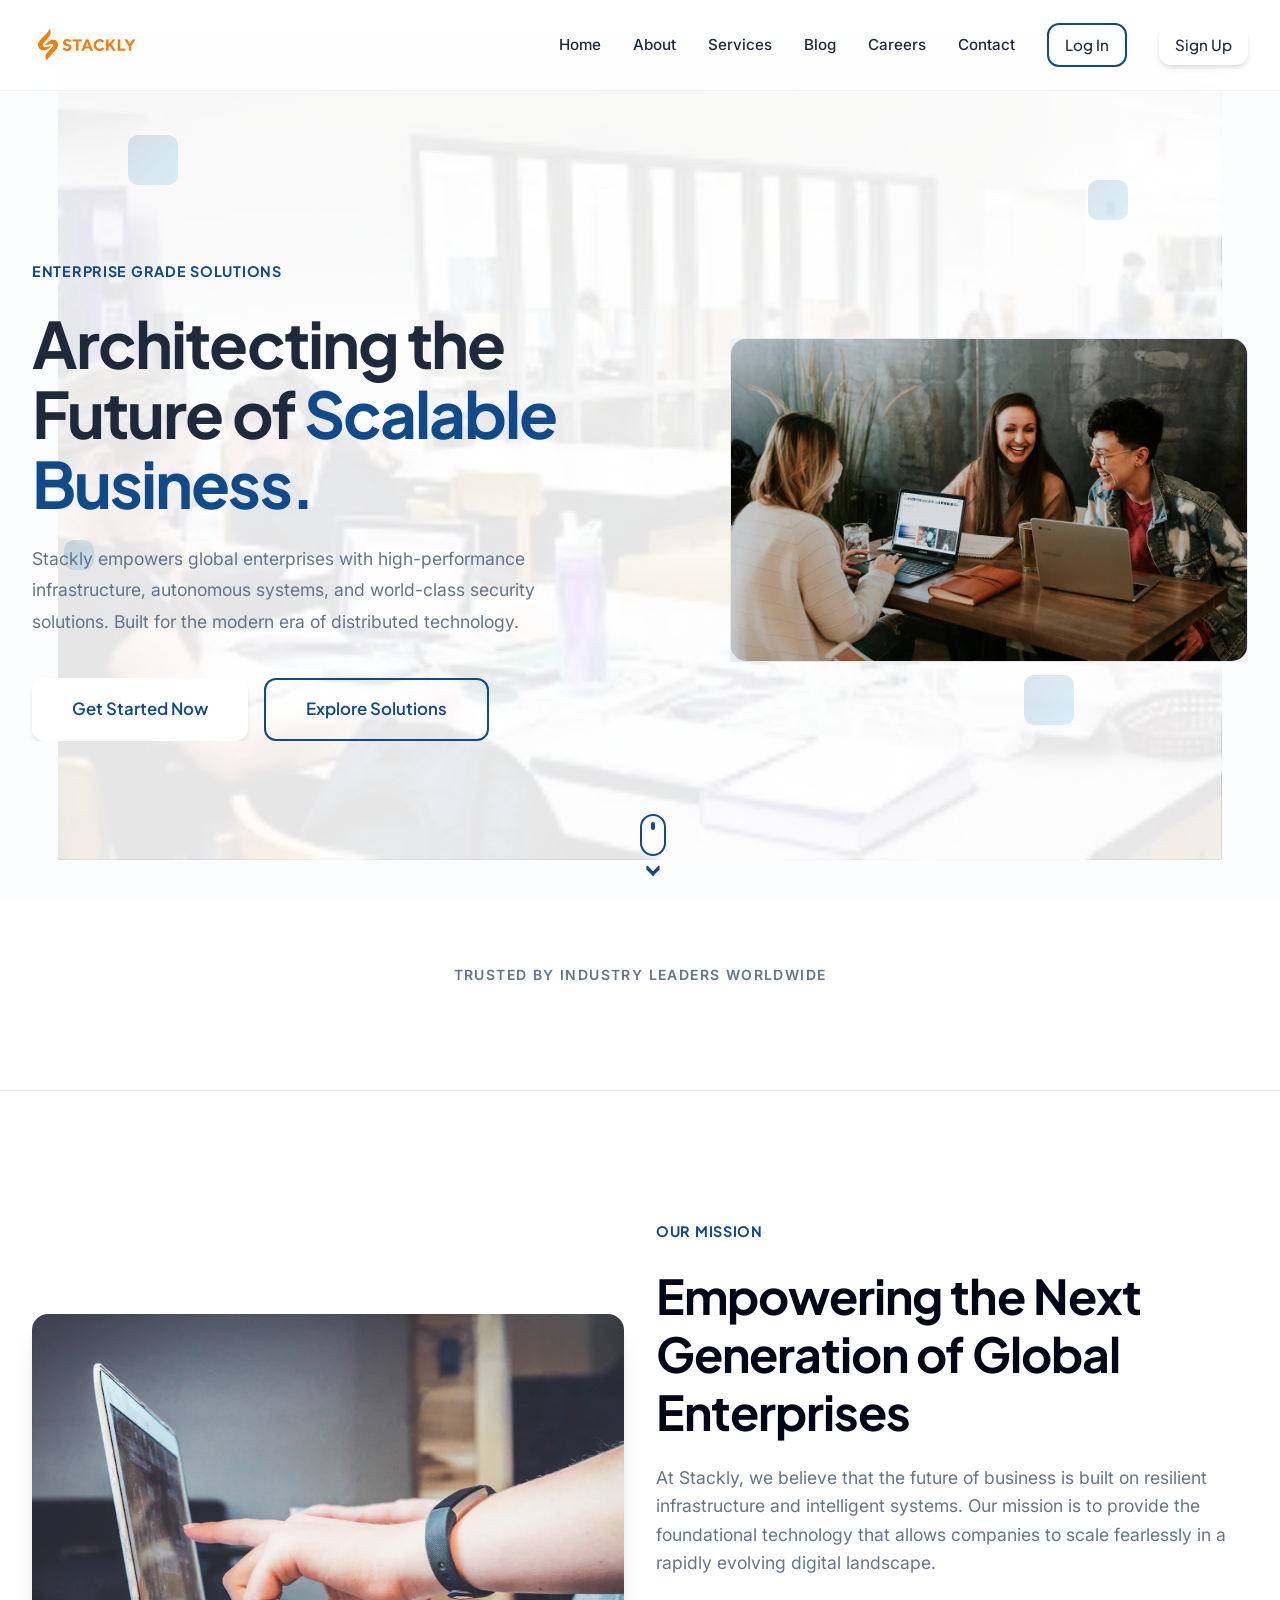
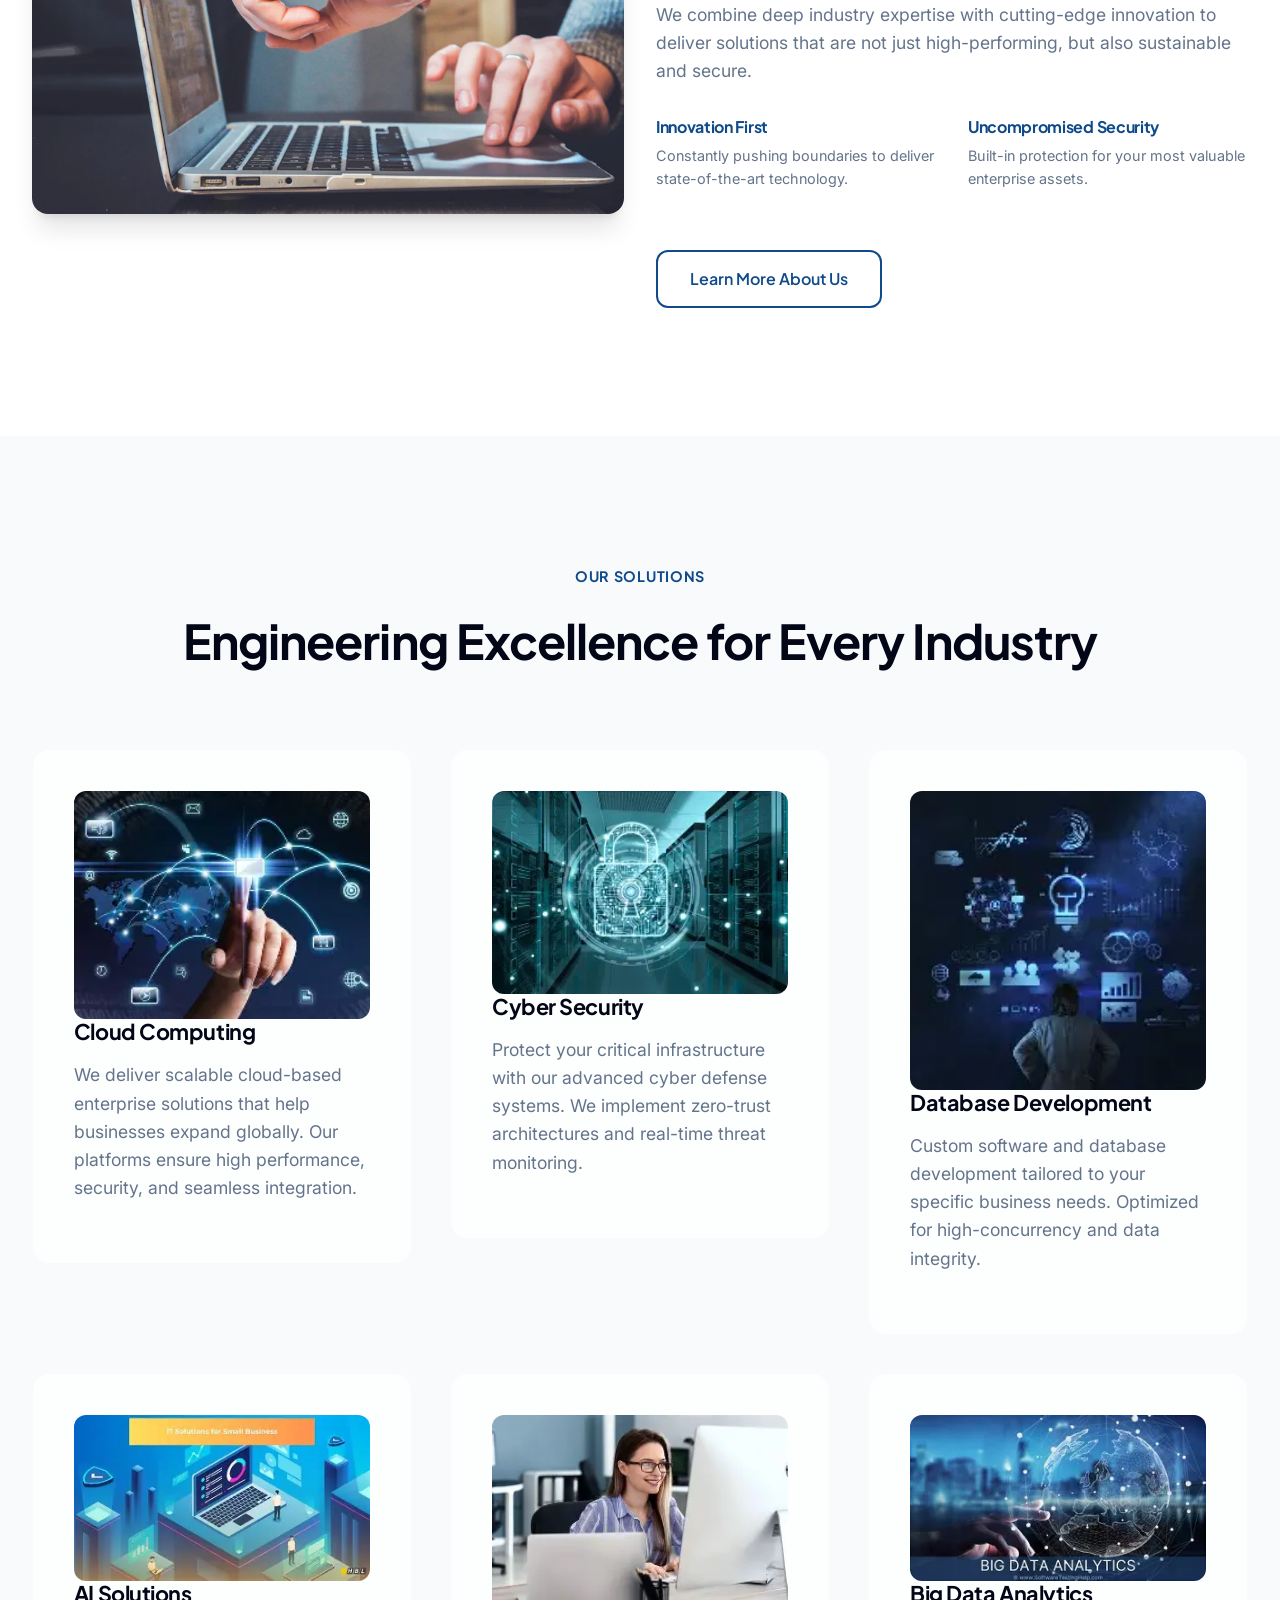
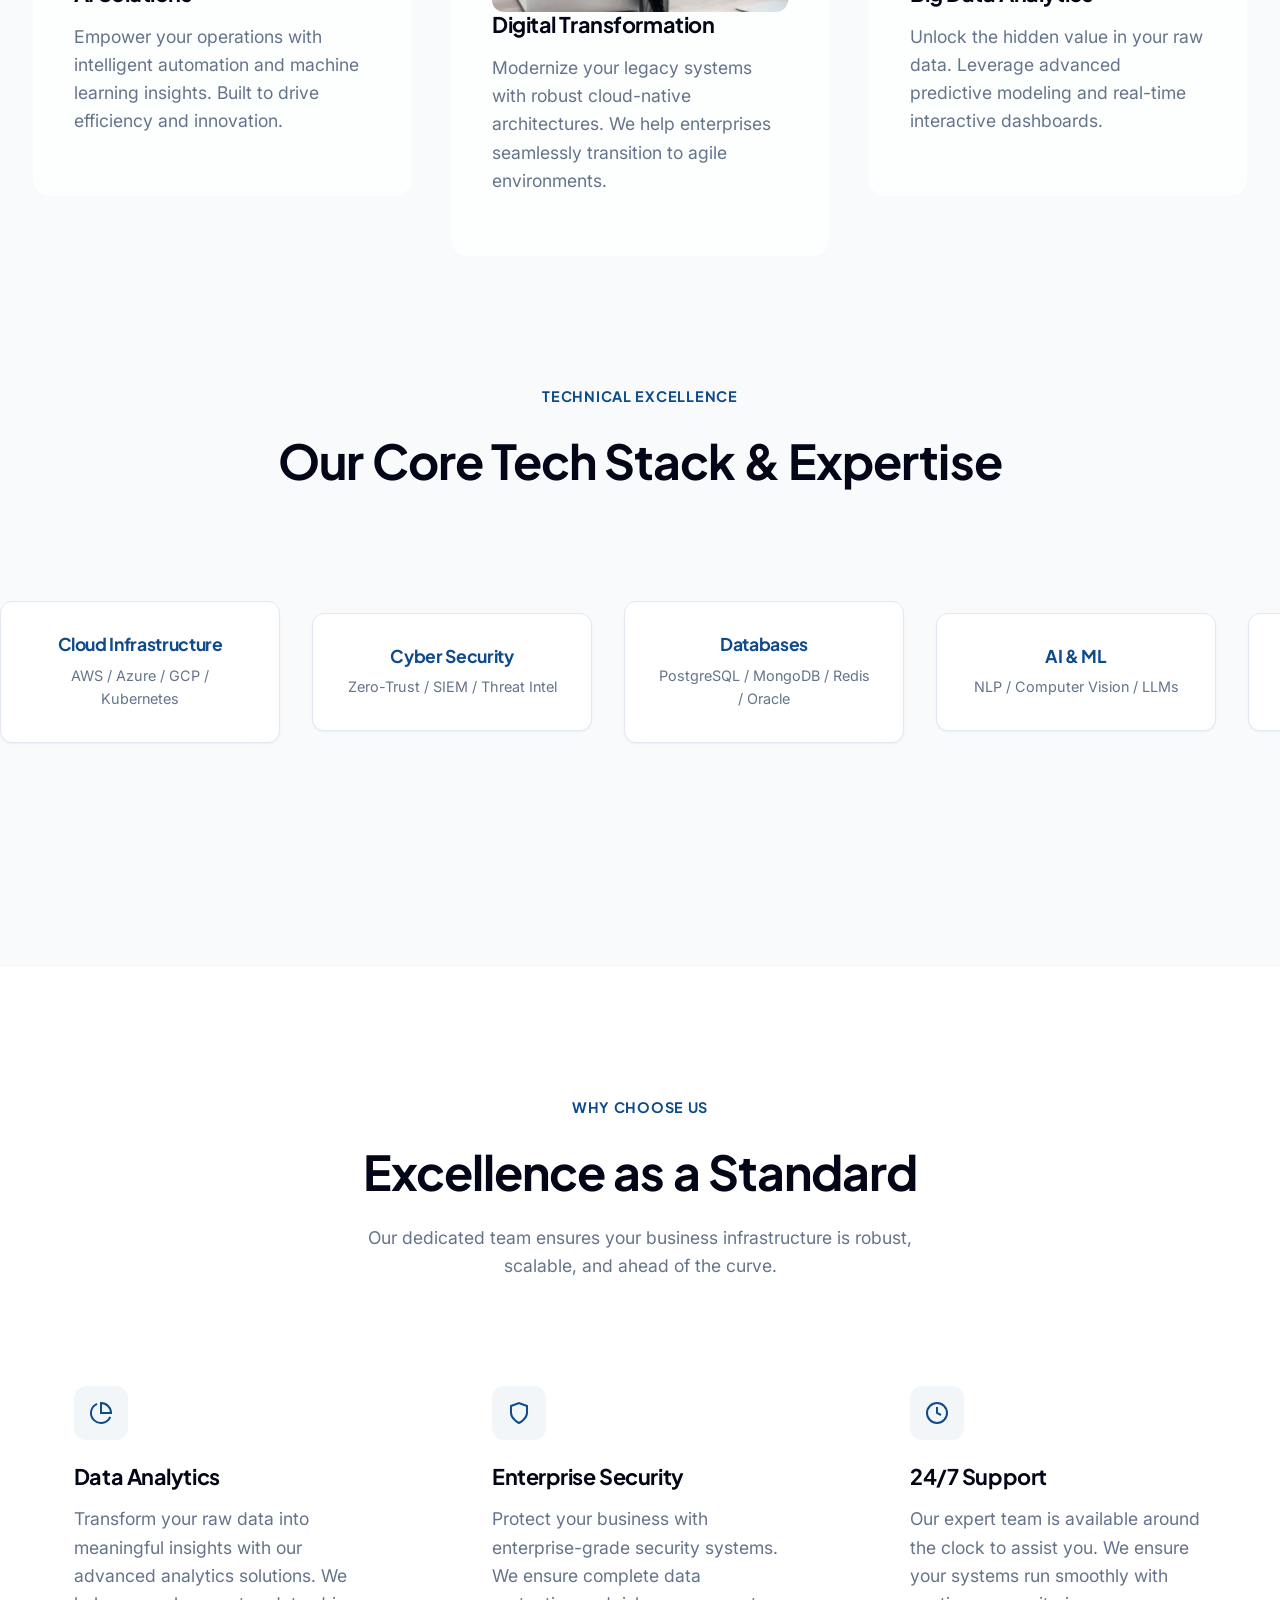
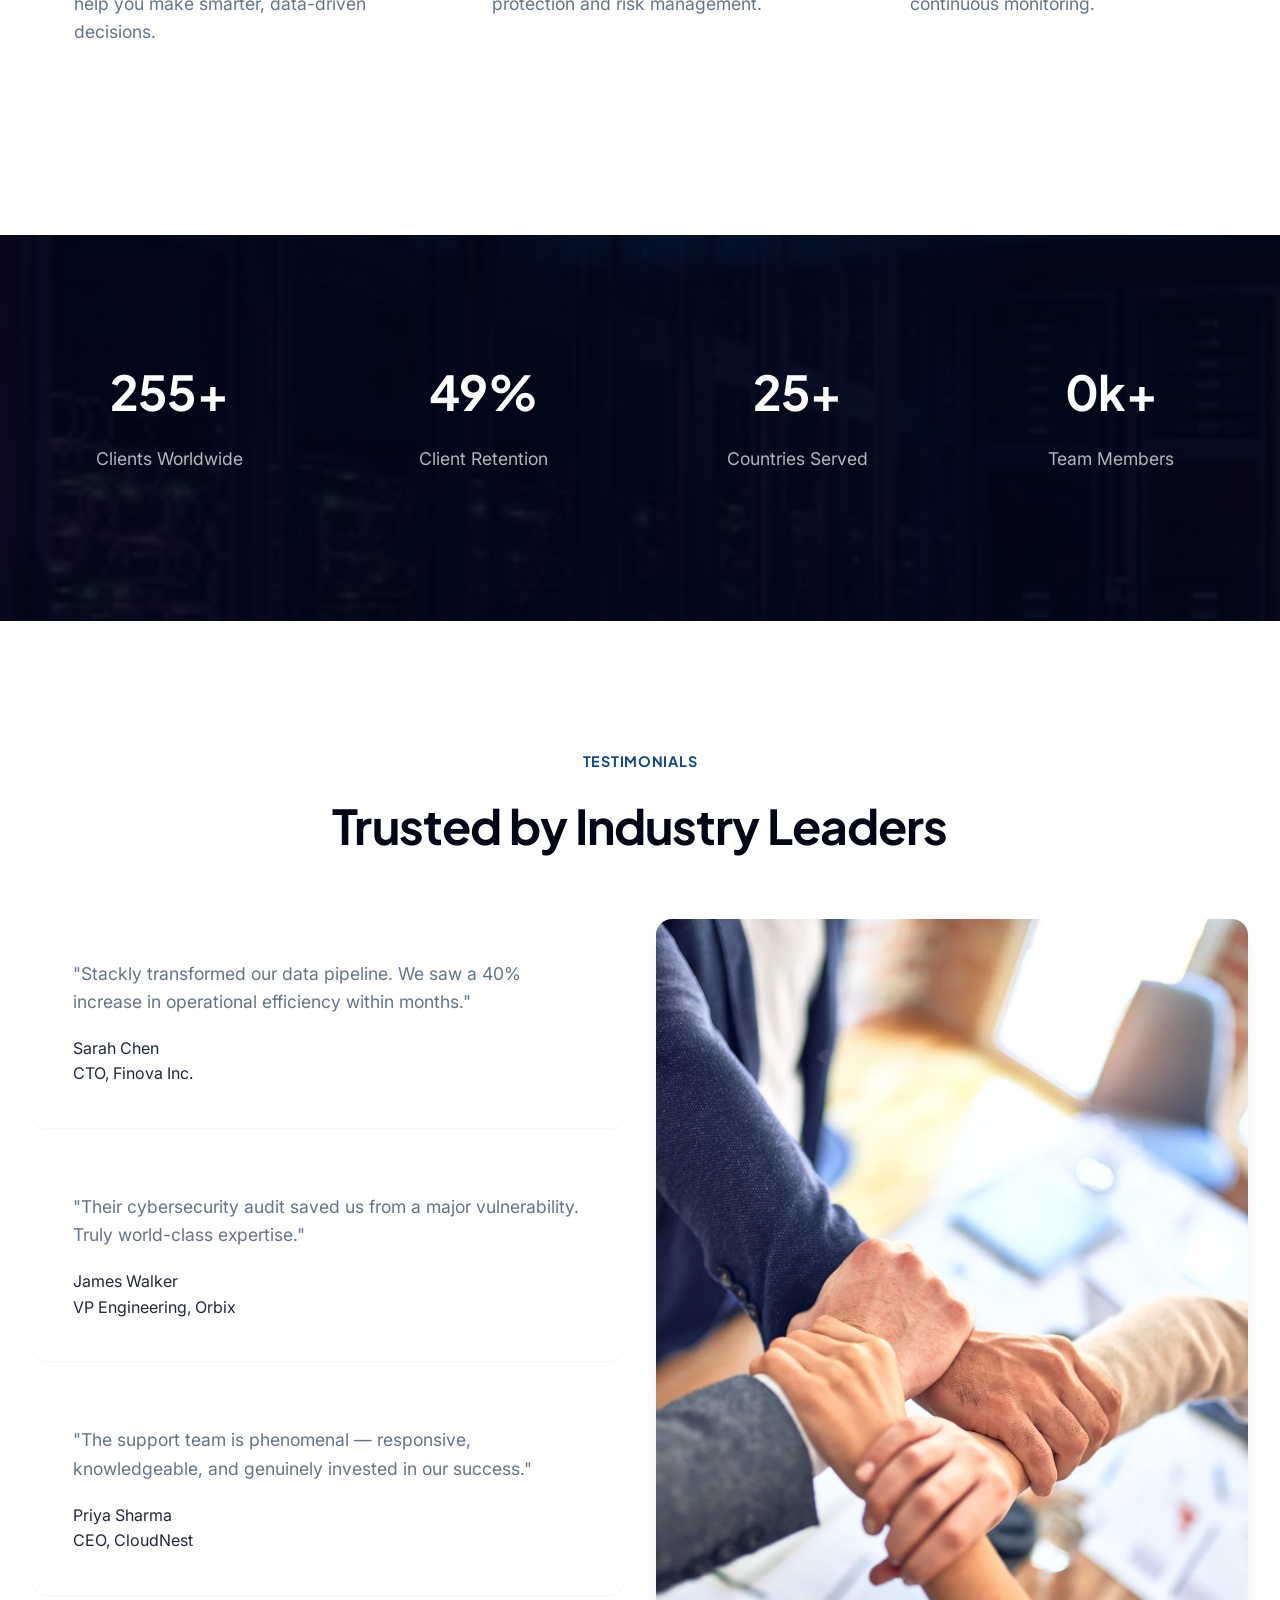
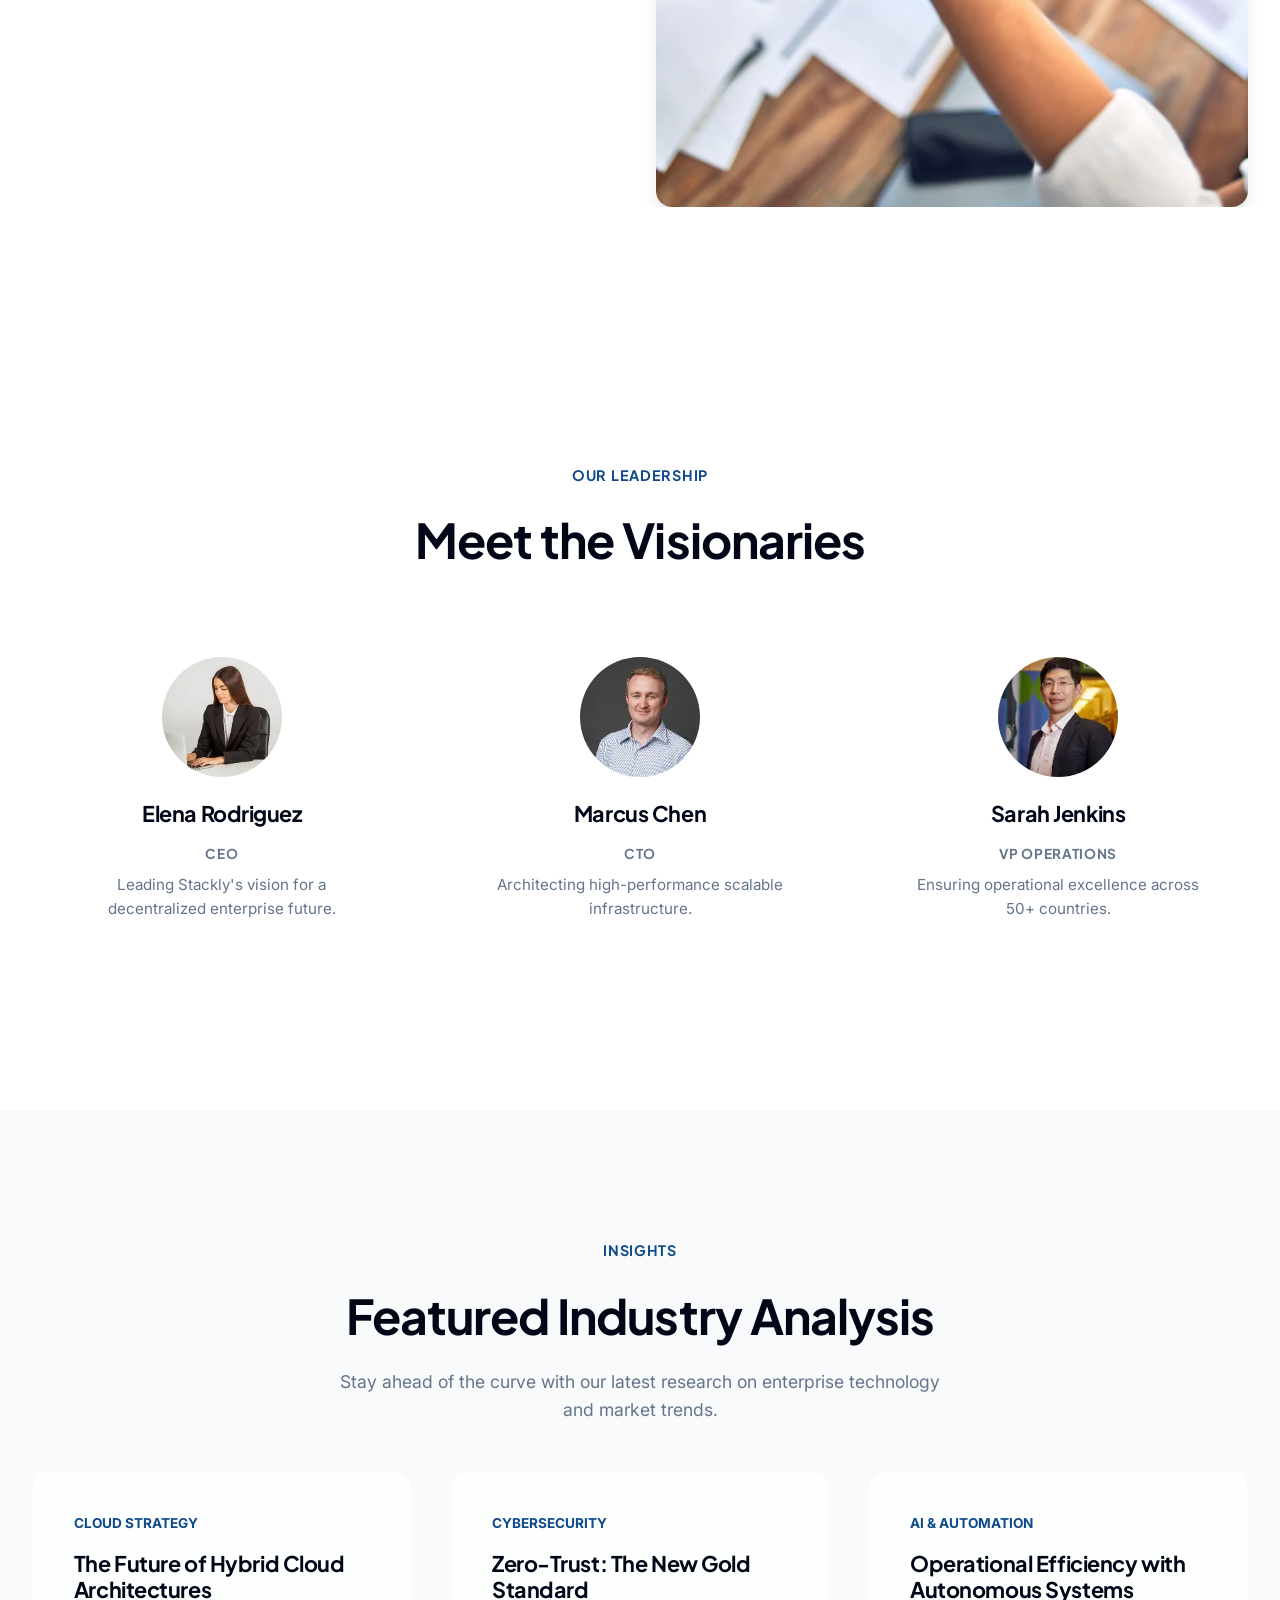
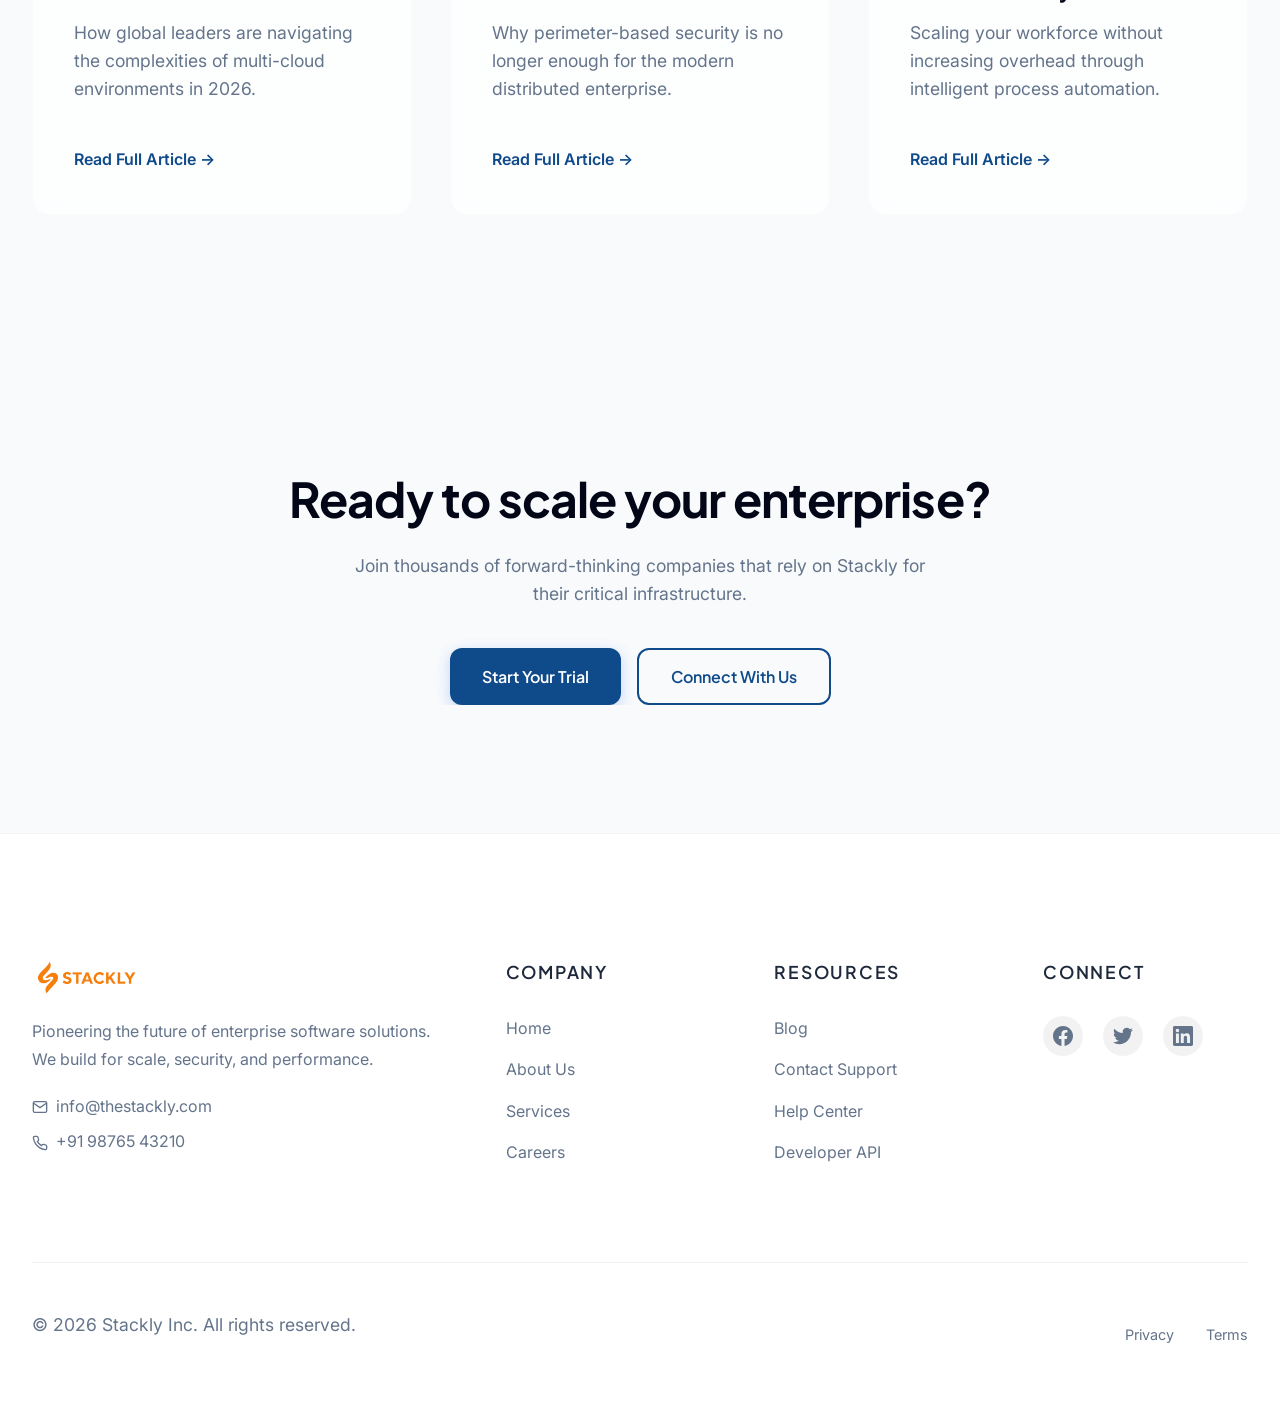
<file: index.html>
<!DOCTYPE html>
<html lang="en">

<head>
    <meta charset="UTF-8">
    <meta name="viewport" content="width=device-width, initial-scale=1.0">
    <title>Stackly - Enterprise Solutions</title>
    <meta name="description" content="Stackly provides industry-leading corporate solutions to scale your business.">
    <link rel="stylesheet" href="css/style.css">
</head>

<body>
    <div class="preloader">
        <div class="preloader-content">
            <img src="logo1.webp" alt="Stackly Logo" class="preloader-logo">
            <div class="loading-dots"><span></span><span></span><span></span></div>
        </div>
    </div>
    <header>
        <div class="container nav-container">
            <a href="index.html" class="logo">
                <img src="logo1.webp" alt="Stackly Logo" style="height: 32px; width: auto;">
            </a>
            <nav class="nav-links">
                <a href="index.html">Home</a>
                <a href="about.html">About</a>
                <a href="services.html">Services</a>
                <a href="blog.html">Blog</a>
                <a href="career.html">Careers</a>
                <a href="contact.html">Contact</a>
                <a href="login.html" class="btn btn-outline" style="padding:0.5rem 1rem;">Log In</a>
                <a href="signup.html" class="btn btn-white" style="padding:0.5rem 1rem;">Sign Up</a>
            </nav>
            <button class="mobile-menu-btn">&#9776;</button>
        </div>
    </header>

    <main>
        <!-- Hero Section -->
        <section class="hero">
            <div class="hero-slider">
                <div class="hero-slide active" style="background-image: url('assets/h1.webp');"></div>
                <div class="hero-slide" style="background-image: url('assets/h2.webp');"></div>
                <div class="hero-slide" style="background-image: url('assets/h3.webp');"></div>
                <div class="hero-slide" style="background-image: url('assets/it solution.webp');"></div>
            </div>
            <!-- 3D Floating Elements -->
            <div class="floating-element" style="top: 15%; left: 10%; animation-delay: 0s;"></div>
            <div class="floating-element" style="top: 60%; left: 5%; animation-delay: -2s; width: 30px; height: 30px;">
            </div>
            <div class="floating-element" style="top: 20%; left: 85%; animation-delay: -5s; width: 40px; height: 40px;">
            </div>
            <div class="floating-element" style="top: 75%; left: 80%; animation-delay: -7s;"></div>

            <div class="container hero-container">
                <div class="hero-content animate-slide-left">
                    <span class="hero-subtitle">Enterprise Grade Solutions</span>
                    <h1 class="animate-on-scroll"
                        style="font-size: clamp(3rem, 5vw, 4rem); line-height: 1.1; margin-bottom: 1.5rem; letter-spacing: -0.03em; color: var(--text-main);">
                        Architecting the Future of <span style="color: var(--primary-accent);">Scalable Business.</span>
                    </h1>
                    <p class="animate-on-scroll delay-2"
                        style="font-size: 1.1rem; line-height: 1.8; color: var(--text-muted); max-width: 540px; margin-bottom: 2.5rem;">
                        Stackly empowers global enterprises with high-performance infrastructure, autonomous systems,
                        and world-class security solutions. Built for the modern era of distributed technology.
                    </p>
                    <div class="hero-buttons animate-on-scroll delay-3" style="display: flex; gap: 1rem;">
                        <a href="signup.html" class="btn btn-white"
                            style="padding: 1rem 2.5rem; font-size: 1.05rem;">Get Started Now</a>
                        <a href="services.html" class="btn btn-outline"
                            style="padding: 1rem 2.5rem; font-size: 1.05rem;">Explore Solutions</a>
                    </div>
                </div>
                <div class="hero-image animate-slide-right delay-2" style="position: relative; overflow: hidden;">
                    <div
                        style="position: absolute; inset: -20px; background: linear-gradient(135deg, var(--primary-light) 0%, transparent 100%); border-radius: var(--radius-xl); z-index: -1; opacity: 0.5;">
                    </div>
                    <div class="hero-image-slider">
                        <img src="assets/hero1.webp" alt="Solution 1" class="hero-sub-slide active">
                        <img src="assets/hero2.webp" alt="Solution 2" class="hero-sub-slide">
                        <img src="assets/hero3.webp" alt="Solution 3" class="hero-sub-slide">
                    </div>
                </div>
            </div>
            <!-- Scroll Indicator -->
            <div class="scroll-indicator animate-on-scroll delay-5">
                <div class="mouse">
                    <div class="wheel"></div>
                </div>
                <div class="arrow">
                    <span></span>
                    <span></span>
                </div>
            </div>
        </section>

        <!-- Trusted By Section -->
        <section style="padding: 4rem 0; border-bottom: 1px solid var(--border-color); background: white;">
            <div class="container">
                <p class="text-center"
                    style="font-size: 0.875rem; font-weight: 600; text-transform: uppercase; letter-spacing: 0.1em; color: var(--text-muted); margin-bottom: 2.5rem;">
                    Trusted by industry leaders worldwide</p>
            </div>
        </section>

        <!-- Mission Section -->
        <section class="section">
            <div class="container">
                <div class="flex-layout">
                    <div class="animate-slide-left">
                        <img src="assets/mis.webp" alt="Our Mission"
                            style="border-radius: var(--radius-lg); box-shadow: var(--shadow-xl); width: 100%; height: 500px; object-fit: cover;">
                    </div>
                    <div class="animate-slide-right delay-1">
                        <span class="hero-subtitle">Our Mission</span>
                        <h2>Empowering the Next Generation of Global Enterprises</h2>
                        <p style="margin-bottom: 1.5rem;">At Stackly, we believe that the future of business is built on
                            resilient infrastructure and intelligent systems. Our mission is to provide the foundational
                            technology that allows companies to scale fearlessly in a rapidly evolving digital
                            landscape.</p>
                        <p style="margin-bottom: 2rem; color: var(--text-muted);">We combine deep industry expertise
                            with cutting-edge innovation to deliver solutions that are not just high-performing, but
                            also sustainable and secure.</p>
                        <div style="display: grid; grid-template-columns: 1fr 1fr; gap: 2rem;">
                            <div>
                                <h4 style="color: var(--primary-accent); margin-bottom: 0.5rem;">Innovation First</h4>
                                <p style="font-size: 0.9rem;">Constantly pushing boundaries to deliver state-of-the-art
                                    technology.</p>
                            </div>
                            <div>
                                <h4 style="color: var(--primary-accent); margin-bottom: 0.5rem;">Uncompromised Security
                                </h4>
                                <p style="font-size: 0.9rem;">Built-in protection for your most valuable enterprise
                                    assets.</p>
                            </div>
                        </div>
                        <a href="about.html" class="btn btn-outline" style="margin-top: 2.5rem;">Learn More About Us</a>
                    </div>
                </div>
            </div>
        </section>

        <!-- Solutions Section -->
        <section class="section bg-light">
            <div class="container">
                <div class="text-center animate-on-scroll" style="margin-bottom: 5rem;">
                    <span class="hero-subtitle">Our Solutions</span>
                    <h2>Engineering Excellence for Every Industry</h2>
                </div>
                <div class="grid-3">
                    <div class="card animate-scale delay-1">
                        <img src="assets/img1.webp" alt="Cloud Computing" class="card-img" loading="lazy" />
                        <h3>Cloud Computing</h3>
                        <p>We deliver scalable cloud-based enterprise solutions that help businesses expand globally.
                            Our platforms ensure high performance, security, and seamless integration.</p>
                    </div>
                    <div class="card animate-scale delay-2">
                        <img src="assets/img9.webp" alt="Cyber Security" class="card-img" loading="lazy" />
                        <h3>Cyber Security</h3>
                        <p>Protect your critical infrastructure with our advanced cyber defense systems. We implement
                            zero-trust
                            architectures and real-time threat monitoring.</p>
                    </div>
                    <div class="card animate-scale delay-3">
                        <img src="assets/img2.webp" alt="Database Development" class="card-img" loading="lazy" />
                        <h3>Database Development</h3>
                        <p>Custom software and database development tailored to your specific business needs.
                            Optimized for high-concurrency and data integrity.</p>
                    </div>
                    <div class="card animate-scale delay-4">
                        <img src="assets/it solution.webp" alt="AI Solution" class="card-img" loading="lazy" />
                        <h3>AI Solutions</h3>
                        <p>Empower your operations with intelligent automation and machine learning insights.
                            Built to drive efficiency and innovation.</p>
                    </div>
                    <div class="card animate-scale delay-5">
                        <img src="assets/img3.webp" alt="Digital Transformation" class="card-img" loading="lazy" />
                        <h3>Digital Transformation</h3>
                        <p>Modernize your legacy systems with robust cloud-native architectures. We help enterprises
                            seamlessly transition to agile environments.</p>
                    </div>
                    <div class="card animate-scale delay-6">
                        <img src="assets/data.webp" alt="Big Data Analytics" class="card-img" loading="lazy" />
                        <h3>Big Data Analytics</h3>
                        <p>Unlock the hidden value in your raw data. Leverage advanced predictive modeling and
                            real-time interactive dashboards.</p>
                    </div>
                </div>

                <!-- Core Technologies & Expertise (Scrolling Marquee) -->
                <div class="text-center animate-on-scroll" style="margin-top: 8rem; margin-bottom: 4rem;">
                    <span class="hero-subtitle">Technical Excellence</span>
                    <h2>Our Core Tech Stack & Expertise</h2>
                </div>
            </div>

            <div class="tech-marquee-container">
                <div class="tech-marquee-wrapper">
                    <div class="tech-marquee-content">
                        <div class="tech-item">
                            <h4>Cloud Infrastructure</h4>
                            <p>AWS / Azure / GCP / Kubernetes</p>
                        </div>
                        <div class="tech-item">
                            <h4>Cyber Security</h4>
                            <p>Zero-Trust / SIEM / Threat Intel</p>
                        </div>
                        <div class="tech-item">
                            <h4>Databases</h4>
                            <p>PostgreSQL / MongoDB / Redis / Oracle</p>
                        </div>
                        <div class="tech-item">
                            <h4>AI & ML</h4>
                            <p>NLP / Computer Vision / LLMs</p>
                        </div>
                        <div class="tech-item">
                            <h4>Frontend</h4>
                            <p>React JS / Next.js / TypeScript</p>
                        </div>
                        <div class="tech-item">
                            <h4>Backend Systems</h4>
                            <p>Node.js / Python / Go / Java</p>
                        </div>
                        <div class="tech-item">
                            <h4>DevOps & Tools</h4>
                            <p>Docker / Terraform / CI/CD</p>
                        </div>
                        <div class="tech-item">
                            <h4>Mobile Apps</h4>
                            <p>React Native / Flutter</p>
                        </div>
                        <div class="tech-item">
                            <h4>QA & Testing</h4>
                            <p>Selenium / Cypress / Jest</p>
                        </div>
                        <div class="tech-item">
                            <h4>Integrations</h4>
                            <p>GraphQL / REST / Kafka</p>
                        </div>
                    </div>
                </div>
            </div>
        </section>

        <!-- Features -->
        <section class="section">
            <div class="container">
                <div class="text-center animate-on-scroll">
                    <span class="hero-subtitle">Why Choose Us</span>
                    <h2>Excellence as a Standard</h2>
                    <p style="max-width:600px;margin:0 auto;">Our dedicated team ensures your business infrastructure is
                        robust, scalable, and ahead of the curve.</p>
                </div>
                <div class="grid-3" style="margin-top: 4rem;">
                    <div class="card animate-slide-left delay-1">
                        <div class="card-icon"><svg width="24" height="24" viewBox="0 0 24 24" fill="none"
                                stroke="currentColor" stroke-width="2">
                                <path d="M21.21 15.89A10 10 0 1 1 8 2.83" />
                                <path d="M22 12A10 10 0 0 0 12 2v10z" />
                            </svg></div>
                        <h3>Data Analytics</h3>
                        <p>Transform your raw data into meaningful insights with our advanced analytics solutions. We
                            help you make smarter, data-driven decisions.</p>
                    </div>
                    <div class="card animate-scale delay-2">
                        <div class="card-icon"><svg width="24" height="24" viewBox="0 0 24 24" fill="none"
                                stroke="currentColor" stroke-width="2">
                                <path d="M12 22s8-4 8-10V5l-8-3-8 3v7c0 6 8 10 8 10z" />
                            </svg></div>
                        <h3>Enterprise Security</h3>
                        <p>Protect your business with enterprise-grade security systems. We ensure complete data
                            protection and risk management.</p>
                    </div>
                    <div class="card animate-slide-right delay-3">
                        <div class="card-icon"><svg width="24" height="24" viewBox="0 0 24 24" fill="none"
                                stroke="currentColor" stroke-width="2">
                                <circle cx="12" cy="12" r="10" />
                                <polyline points="12 6 12 12 16 14" />
                            </svg></div>
                        <h3>24/7 Support</h3>
                        <p>Our expert team is available around the clock to assist you. We ensure your systems run
                            smoothly with continuous monitoring.</p>
                    </div>
                </div>
            </div>
        </section>

        <!-- Stats -->
        <section class="section bg-dark"
            style="background: linear-gradient(rgba(2, 6, 23, 0.9), rgba(2, 6, 23, 0.9)), url('assets/hero_bg.webp') center/cover no-repeat; color: white;">
            <div class="container">
                <div class="grid-4">
                    <div class="text-center animate-scale delay-1">
                        <h2 style="color: white; font-size: 3rem;"><span class="counter-value" data-target="500"
                                data-suffix="+">0</span></h2>
                        <p style="color: rgba(255,255,255,0.7);">Clients Worldwide</p>
                    </div>
                    <div class="text-center animate-scale delay-2">
                        <h2 style="color: white; font-size: 3rem;"><span class="counter-value" data-target="98"
                                data-suffix="%">0</span></h2>
                        <p style="color: rgba(255,255,255,0.7);">Client Retention</p>
                    </div>
                    <div class="text-center animate-scale delay-3">
                        <h2 style="color: white; font-size: 3rem;"><span class="counter-value" data-target="50"
                                data-suffix="+">0</span></h2>
                        <p style="color: rgba(255,255,255,0.7);">Countries Served</p>
                    </div>
                    <div class="text-center animate-scale delay-4">
                        <h2 style="color: white; font-size: 3rem;"><span class="counter-value" data-target="1.2"
                                data-suffix="k+">0</span></h2>
                        <p style="color: rgba(255,255,255,0.7);">Team Members</p>
                    </div>
                </div>
            </div>
        </section>

        <!-- Testimonials -->
        <section class="section">
            <div class="container">
                <div class="text-center animate-on-scroll">
                    <span class="hero-subtitle">Testimonials</span>
                    <h2>Trusted by Industry Leaders</h2>
                </div>
                <div class="flex-layout" style="margin-top: 4rem; align-items: stretch;">
                    <div class="grid-1" style="flex: 1; display: flex; flex-direction: column; gap: 1.5rem;">
                        <div class="testimonial-card animate-slide-left delay-1">
                            <p>"Stackly transformed our data pipeline. We saw a 40% increase in operational efficiency
                                within months."</p>
                            <div>
                                <span class="testimonial-author">Sarah Chen</span><br>
                                <span class="testimonial-role">CTO, Finova Inc.</span>
                            </div>
                        </div>
                        <div class="testimonial-card animate-slide-left delay-2">
                            <p>"Their cybersecurity audit saved us from a major vulnerability. Truly world-class
                                expertise."
                            </p>
                            <div>
                                <span class="testimonial-author">James Walker</span><br>
                                <span class="testimonial-role">VP Engineering, Orbix</span>
                            </div>
                        </div>
                        <div class="testimonial-card animate-slide-left delay-3">
                            <p>"The support team is phenomenal — responsive, knowledgeable, and genuinely invested in
                                our
                                success."</p>
                            <div>
                                <span class="testimonial-author">Priya Sharma</span><br>
                                <span class="testimonial-role">CEO, CloudNest</span>
                            </div>
                        </div>
                    </div>
                    <div class="animate-slide-right delay-2" style="flex: 1;">
                        <img src="assets/vi.webp" alt="Industry Leadership"
                            style="width: 100%; height: 100%; object-fit: cover; border-radius: var(--radius-lg); box-shadow: var(--shadow-xl);">
                    </div>
                </div>
            </div>
        </section>

        <!-- Leadership Section -->
        <section class="section">
            <div class="container text-center">
                <span class="hero-subtitle">Our Leadership</span>
                <h2>Meet the Visionaries</h2>
                <div class="grid-3" style="margin-top: 3rem;">
                    <div class="card animate-on-scroll delay-1">
                        <img src="assets/i2.webp" alt="Elena Rodriguez"
                            style="width: 120px; height: 120px; border-radius: 50%; object-fit: cover; margin: 0 auto 1.5rem;">
                        <h3>Elena Rodriguez</h3>
                        <p class="hero-subtitle" style="font-size: 0.85rem; margin-bottom: 0.5rem;">CEO</p>
                        <p style="font-size: 0.95rem;">Leading Stackly's vision for a decentralized enterprise future.
                        </p>
                    </div>
                    <div class="card animate-on-scroll delay-2">
                        <img src="assets/i1.webp" alt="Marcus Chen"
                            style="width: 120px; height: 120px; border-radius: 50%; object-fit: cover; margin: 0 auto 1.5rem;">
                        <h3>Marcus Chen</h3>
                        <p class="hero-subtitle" style="font-size: 0.85rem; margin-bottom: 0.5rem;">CTO</p>
                        <p style="font-size: 0.95rem;">Architecting high-performance scalable infrastructure.</p>
                    </div>
                    <div class="card animate-on-scroll delay-3">
                        <img src="assets/i3.webp" alt="Sarah Jenkins"
                            style="width: 120px; height: 120px; border-radius: 50%; object-fit: cover; margin: 0 auto 1.5rem;">
                        <h3>Sarah Jenkins</h3>
                        <p class="hero-subtitle" style="font-size: 0.85rem; margin-bottom: 0.5rem;">VP Operations</p>
                        <p style="font-size: 0.95rem;">Ensuring operational excellence across 50+ countries.</p>
                    </div>
                </div>
            </div>
        </section>

        <!-- Featured Insights -->
        <section class="section bg-light">
            <div class="container">
                <div class="text-center animate-on-scroll">
                    <span class="hero-subtitle">Insights</span>
                    <h2>Featured Industry Analysis</h2>
                    <p style="max-width: 600px; margin: 0 auto 3rem;">Stay ahead of the curve with our latest research
                        on enterprise technology and market trends.</p>
                </div>
                <div class="grid-3">
                    <div class="card animate-scale delay-1">
                        <span
                            style="color: var(--primary-accent); font-size: 0.85rem; font-weight: 700; text-transform: uppercase;">Cloud
                            Strategy</span>
                        <h3 style="margin: 1rem 0;">The Future of Hybrid Cloud Architectures</h3>
                        <p>How global leaders are navigating the complexities of multi-cloud environments in 2026.</p>
                        <a href="blog.html"
                            style="margin-top: 1.5rem; display: inline-block; color: var(--primary-accent); font-weight: 600;">Read
                            Full Article →</a>
                    </div>
                    <div class="card animate-scale delay-2">
                        <span
                            style="color: var(--primary-accent); font-size: 0.85rem; font-weight: 700; text-transform: uppercase;">Cybersecurity</span>
                        <h3 style="margin: 1rem 0;">Zero-Trust: The New Gold Standard</h3>
                        <p>Why perimeter-based security is no longer enough for the modern distributed enterprise.</p>
                        <a href="blog.html"
                            style="margin-top: 1.5rem; display: inline-block; color: var(--primary-accent); font-weight: 600;">Read
                            Full Article →</a>
                    </div>
                    <div class="card animate-scale delay-3">
                        <span
                            style="color: var(--primary-accent); font-size: 0.85rem; font-weight: 700; text-transform: uppercase;">AI
                            & Automation</span>
                        <h3 style="margin: 1rem 0;">Operational Efficiency with Autonomous Systems</h3>
                        <p>Scaling your workforce without increasing overhead through intelligent process automation.
                        </p>
                        <a href="blog.html"
                            style="margin-top: 1.5rem; display: inline-block; color: var(--primary-accent); font-weight: 600;">Read
                            Full Article →</a>
                    </div>
                </div>
            </div>
        </section>

        <!-- CTA -->
        <section class="section bg-light text-center">
            <div class="container animate-scale">
                <h2>Ready to scale your enterprise?</h2>
                <p style="margin-bottom:2.5rem; max-width: 600px; margin-left: auto; margin-right: auto;">Join thousands
                    of forward-thinking companies that rely on Stackly for their critical infrastructure.</p>
                <div style="display:flex; gap:1rem; justify-content:center;" class="animate-scale delay-1">
                    <a href="signup.html" class="btn btn-primary shine-effect">Start Your Trial</a>
                    <a href="contact.html" class="btn btn-outline">Connect With Us</a>
                </div>
            </div>
        </section>

    </main>

    <footer>
        <div class="container">
            <div class="footer-grid">
                <div class="footer-col">
                    <a href="index.html" class="footer-logo">
                        <img src="logo1.webp" alt="Stackly Logo" style="height: 32px; width: auto;">
                    </a>
                    <p style="margin-top:1.5rem;">Pioneering the future of enterprise software solutions. We build for
                        scale, security, and performance.</p>
                    <div style="margin-top: 1rem; font-size: 0.9rem; color: var(--text-muted);">
                        <p style="margin-bottom: 0.5rem;"><svg width="16" height="16" viewBox="0 0 24 24" fill="none"
                                stroke="currentColor" stroke-width="2"
                                style="vertical-align: middle; margin-right: 8px;">
                                <path d="M4 4h16c1.1 0 2 .9 2 2v12c0 1.1-.9 2-2 2H4c-1.1 0-2-.9-2-2V6c0-1.1.9-2 2-2z">
                                </path>
                                <polyline points="22,6 12,13 2,6"></polyline>
                            </svg>info@thestackly.com</p>
                        <p><svg width="16" height="16" viewBox="0 0 24 24" fill="none" stroke="currentColor"
                                stroke-width="2" style="vertical-align: middle; margin-right: 8px;">
                                <path
                                    d="M22 16.92v3a2 2 0 0 1-2.18 2 19.79 19.79 0 0 1-8.63-3.07 19.5 19.5 0 0 1-6-6 19.79 19.79 0 0 1-3.07-8.67A2 2 0 0 1 4.11 2h3a2 2 0 0 1 2 1.72 12.84 12.84 0 0 0 .7 2.81 2 2 0 0 1-.45 2.11L8.09 9.91a16 16 0 0 0 6 6l1.27-1.27a2 2 0 0 1 2.11-.45 12.84 12.84 0 0 0 2.81.7A2 2 0 0 1 22 16.92z">
                                </path>
                            </svg>+91 98765 43210</p>
                    </div>
                </div>
                <div class="footer-col">
                    <h4>Company</h4>
                    <ul>
                        <li><a href="index.html">Home</a></li>
                        <li><a href="about.html">About Us</a></li>
                        <li><a href="services.html">Services</a></li>
                        <li><a href="career.html">Careers</a></li>
                    </ul>
                </div>
                <div class="footer-col">
                    <h4>Resources</h4>
                    <ul>
                        <li><a href="blog.html">Blog</a></li>
                        <li><a href="contact.html">Contact Support</a></li>
                        <li><a href="404.html">Help Center</a></li>
                        <li><a href="404.html">Developer API</a></li>
                    </ul>
                </div>
                <div class="footer-col">
                    <h4>Connect</h4>
                    <div class="social-icons">
                        <a href="#" class="social-icon"><svg width="20" height="20" viewBox="0 0 24 24"
                                fill="currentColor">
                                <path
                                    d="M24 12.073c0-6.627-5.373-12-12-12s-12 5.373-12 12c0 5.99 4.388 10.954 10.125 11.854v-8.385H7.078v-3.47h3.047V9.43c0-3.007 1.792-4.669 4.533-4.669 1.312 0 2.686.235 2.686.235v2.953H15.83c-1.491 0-1.956.925-1.956 1.874v2.25h3.328l-.532 3.47h-2.796v8.385C19.612 23.027 24 18.062 24 12.073z" />
                            </svg></a>
                        <a href="#" class="social-icon"><svg width="20" height="20" viewBox="0 0 24 24"
                                fill="currentColor">
                                <path
                                    d="M23.953 4.57a10 10 0 01-2.825.775 4.958 4.958 0 002.163-2.723c-.951.555-2.005.959-3.127 1.184a4.92 4.92 0 00-8.384 4.482C7.69 8.095 4.067 6.13 1.64 3.162a4.822 4.822 0 00-.666 2.475c0 1.71.87 3.213 2.188 4.096a4.904 4.904 0 01-2.228-.616v.06a4.923 4.923 0 003.946 4.84 4.996 4.996 0 01-2.212.085 4.936 4.936 0 004.604 3.417 9.867 9.867 0 01-6.102 2.105c-.39 0-.779-.023-1.17-.067a13.995 13.995 0 007.557 2.209c9.053 0 13.998-7.496 13.998-13.985 0-.21 0-.42-.015-.63A9.935 9.935 0 0024 4.59z" />
                            </svg></a>
                        <a href="#" class="social-icon"><svg width="20" height="20" viewBox="0 0 24 24"
                                fill="currentColor">
                                <path
                                    d="M20.447 20.452h-3.554v-5.569c0-1.328-.027-3.037-1.852-3.037-1.853 0-2.136 1.445-2.136 2.939v5.667H9.351V9h3.414v1.561h.046c.477-.9 1.637-1.85 3.37-1.85 3.601 0 4.267 2.37 4.267 5.455v6.286zM5.337 7.433c-1.144 0-2.063-.926-2.063-2.065 0-1.138.92-2.063 2.063-2.063 1.14 0 2.064.925 2.064 2.063 0 1.139-.925 2.065-2.064 2.065zm1.782 13.019H3.555V9h3.564v11.452zM22.225 0H1.771C.792 0 0 .774 0 1.729v20.542C0 23.227.792 24 1.771 24h20.451C23.2 24 24 23.227 24 22.271V1.729C24 .774 23.2 0 22.222 0h.003z" />
                            </svg></a>
                    </div>
                </div>
            </div>
            <div class="footer-bottom">
                <p>&copy; 2026 Stackly Inc. All rights reserved.</p>
                <div style="display:flex; gap: 2rem;">
                    <a href="404.html">Privacy</a>
                    <a href="404.html">Terms</a>
                </div>
            </div>
        </div>
    </footer>
    <script src="js/main.js"></script>
</body>

</html>
</file>
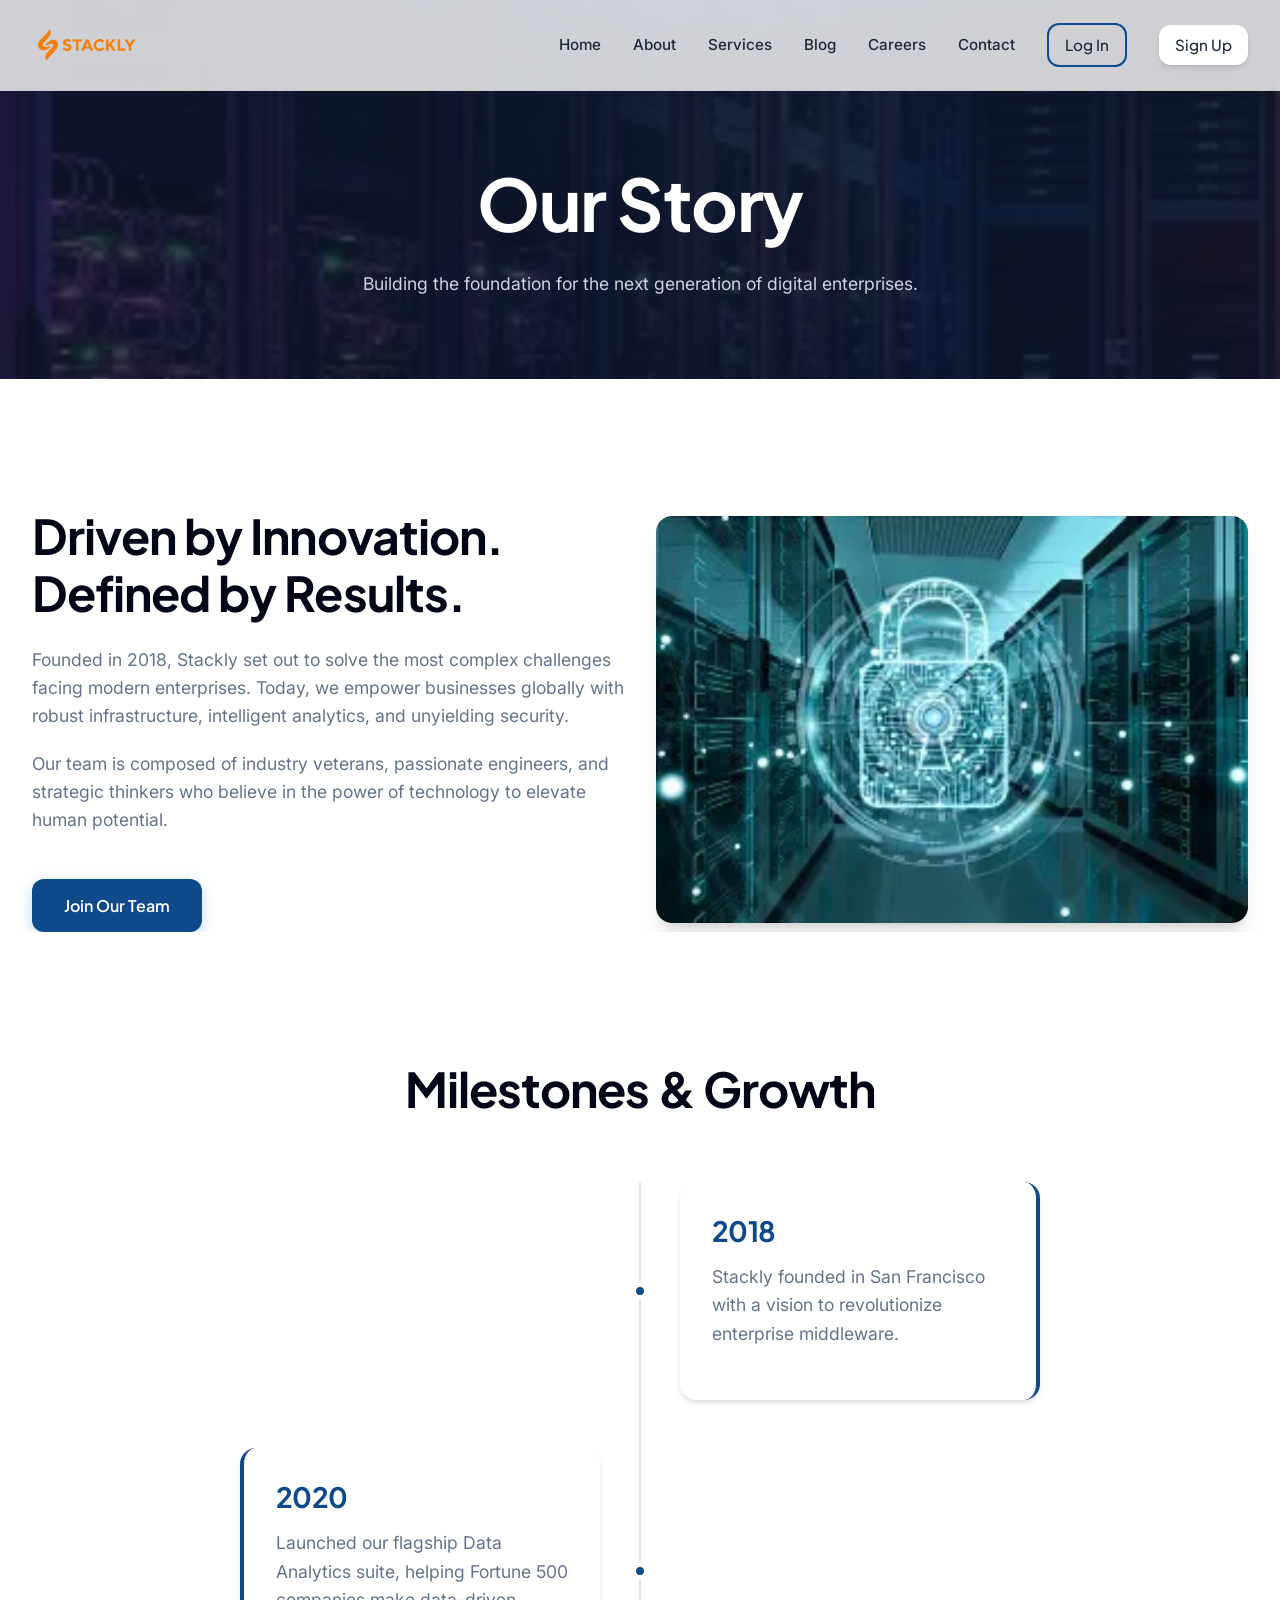
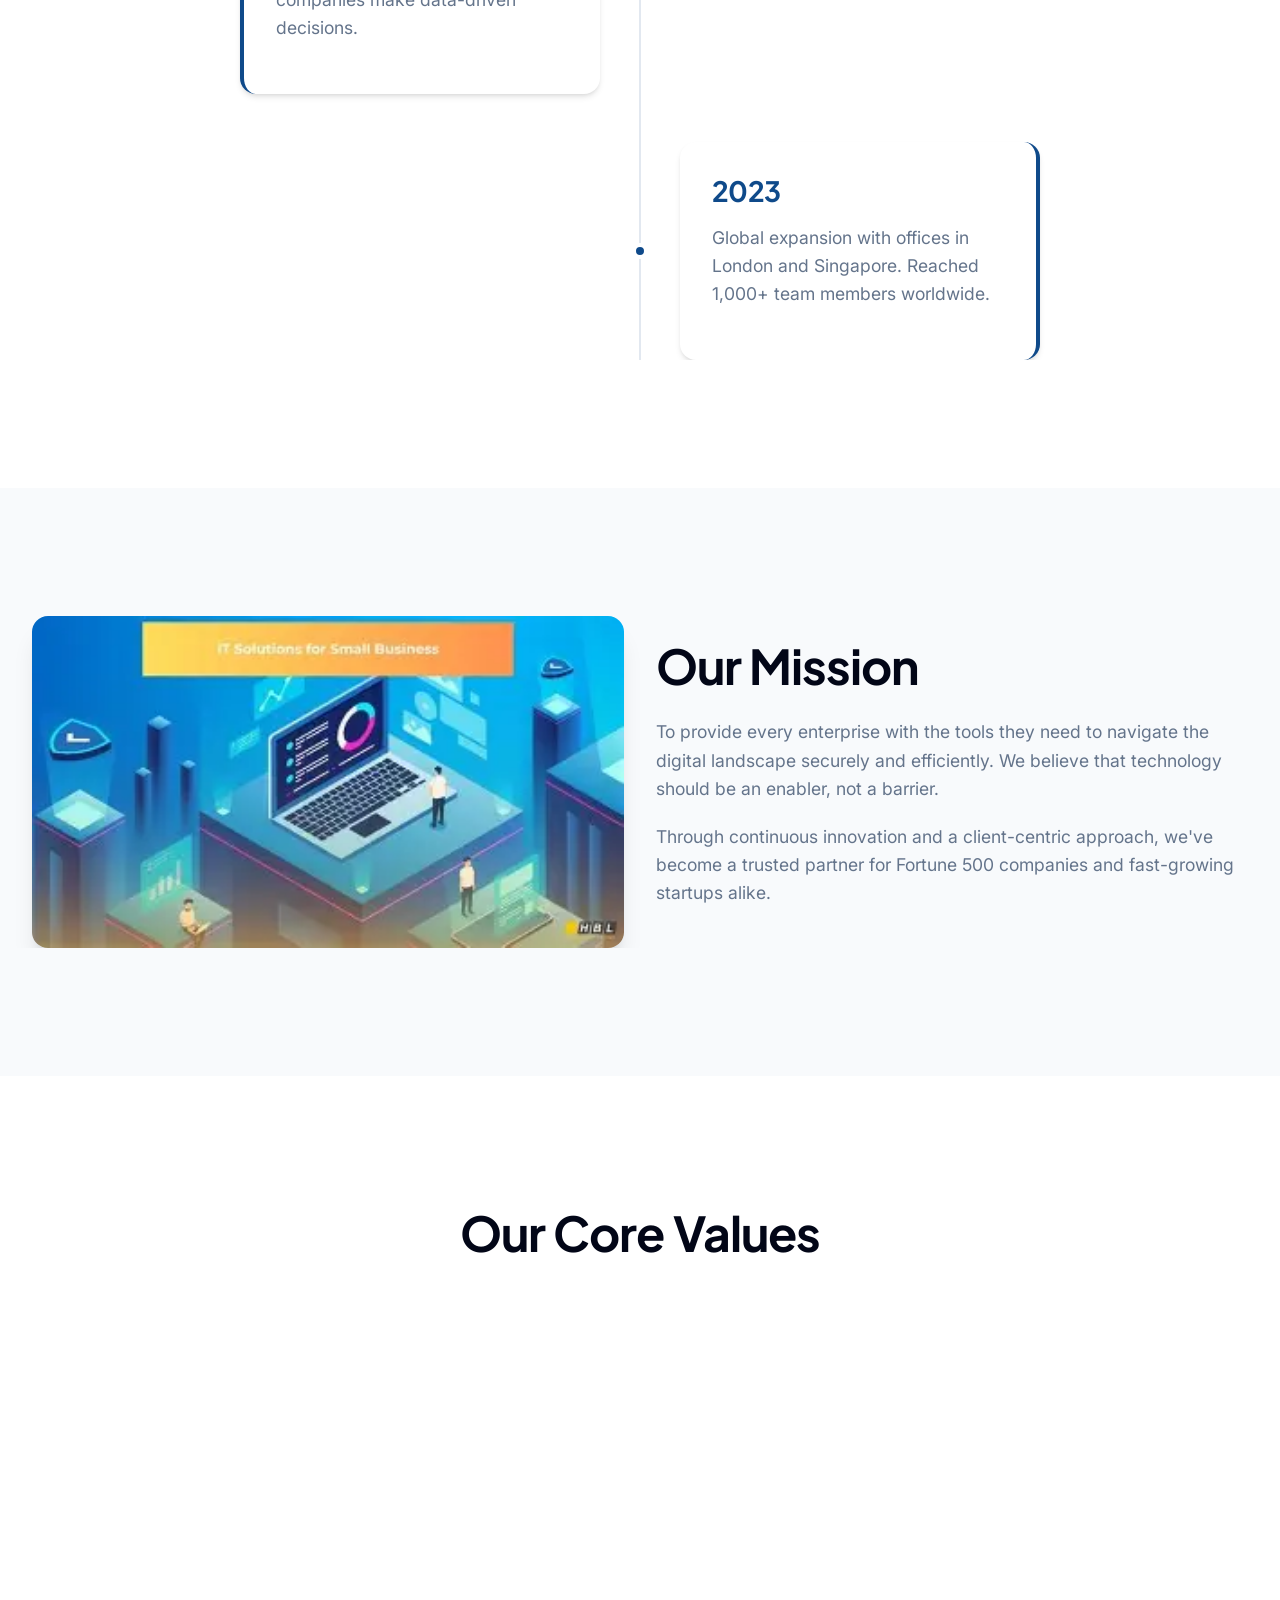
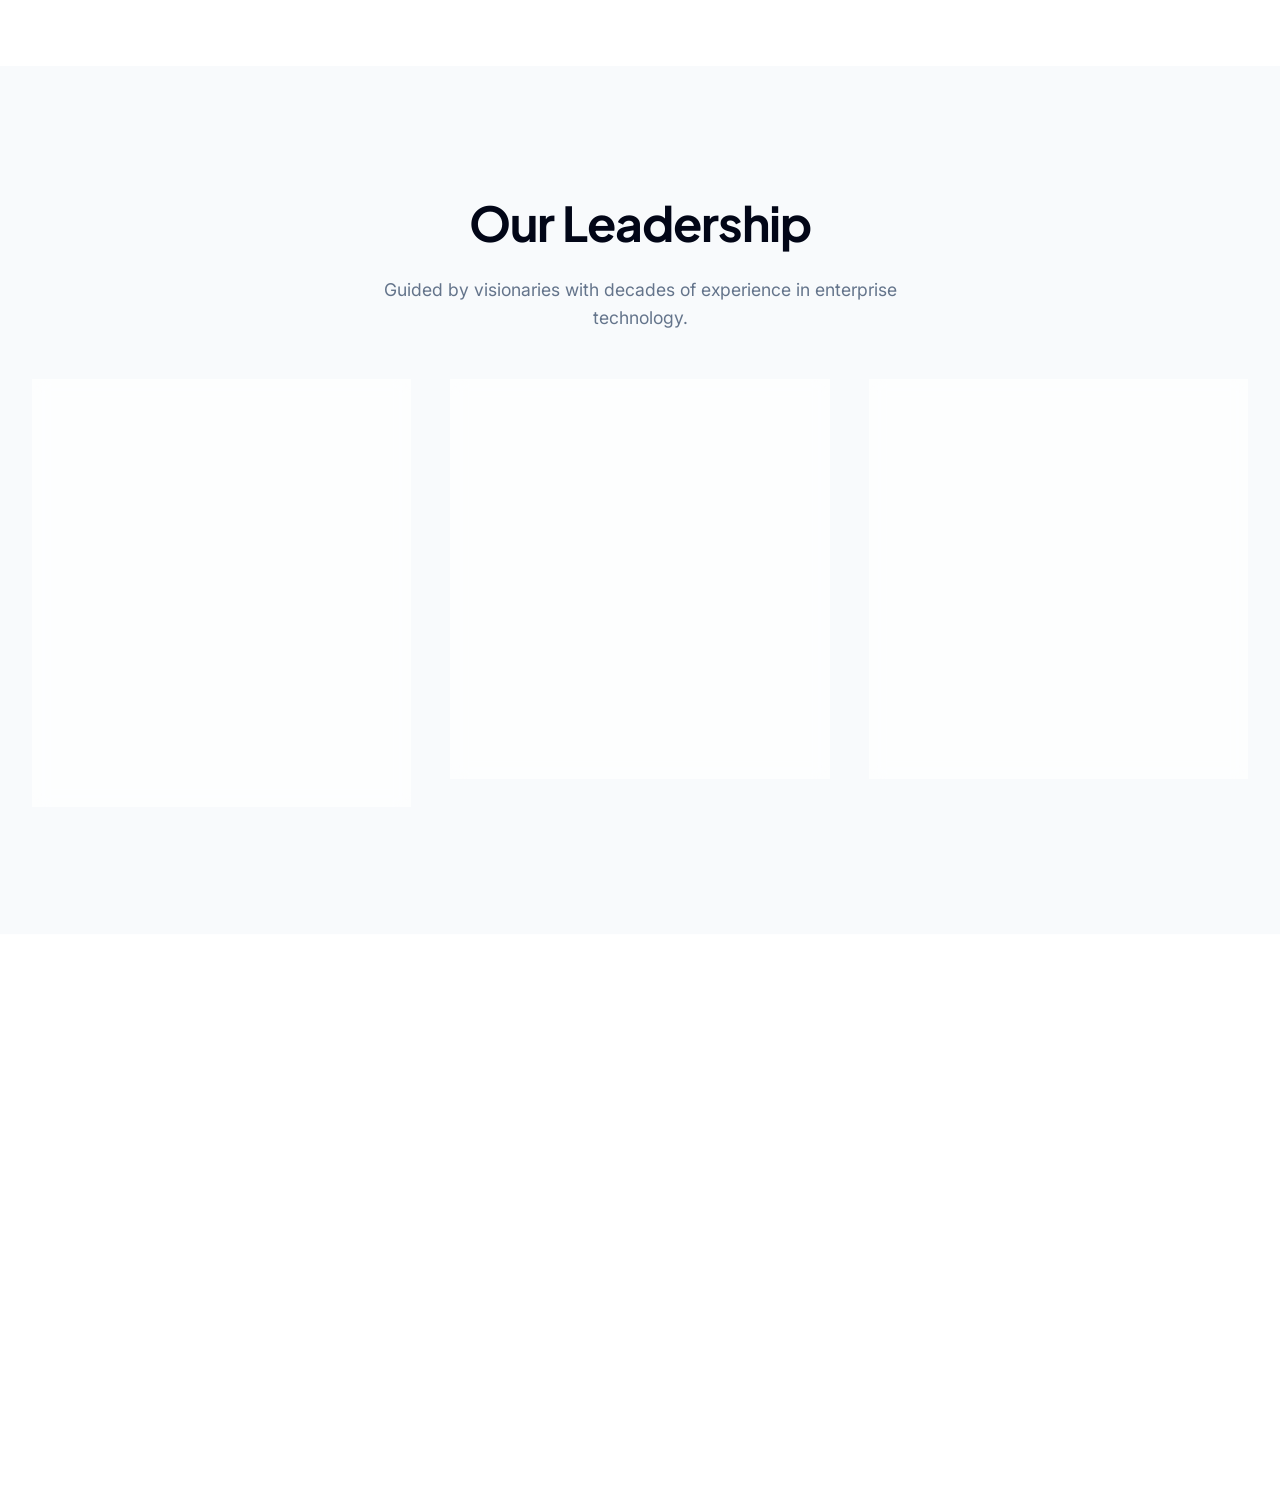
<file: about.html>
<!DOCTYPE html>
<html lang="en">

<head>
    <meta charset="UTF-8">
    <meta name="viewport" content="width=device-width, initial-scale=1.0">
    <title>About Us - Stackly</title>
    <link rel="stylesheet" href="css/style.css">
</head>

<body>
    <div class="preloader">
        <div class="preloader-content">
            <img src="logo1.webp" alt="Stackly Logo" class="preloader-logo">
            <div class="loading-dots"><span></span><span></span><span></span></div>
        </div>
    </div>
    <header>
        <div class="container nav-container">
            <a href="index.html" class="logo"><img src="logo1.webp" alt="Stackly Logo"
                    style="height: 32px; width: auto;"></a>
            <nav class="nav-links">
                <a href="index.html">Home</a><a href="about.html">About</a><a href="services.html">Services</a><a
                    href="blog.html">Blog</a><a href="career.html">Careers</a><a href="contact.html">Contact</a>
                <a href="login.html" class="btn btn-outline" style="padding:0.5rem 1rem;">Log In</a>
                <a href="signup.html" class="btn btn-white" style="padding:0.5rem 1rem;">Sign Up</a>
            </nav>
            <button class="mobile-menu-btn">&#9776;</button>
        </div>
    </header>

    <main>
        <div class="page-hero"
            style="background-image: linear-gradient(rgba(15, 23, 42, 0.8), rgba(15, 23, 42, 0.8)), url('assets/hero_bg.webp');">
            <div class="container animate-scale">
                <h1>Our Story</h1>
                <p>Building the foundation for the next generation of digital enterprises.</p>
            </div>
        </div>

        <section class="section">
            <div class="container">
                <div class="flex-layout">
                    <div class="animate-slide-left">
                        <h2>Driven by Innovation. Defined by Results.</h2>
                        <p>Founded in 2018, Stackly set out to solve the most complex challenges facing modern
                            enterprises. Today, we empower businesses globally with robust infrastructure, intelligent
                            analytics, and unyielding security.</p>
                        <p>Our team is composed of industry veterans, passionate engineers, and strategic thinkers who
                            believe in the power of technology to elevate human potential.</p>
                        <a href="career.html" class="btn btn-primary" style="margin-top:1.5rem;">Join Our Team</a>
                    </div>
                    <div style="border-radius:1rem;overflow:hidden;box-shadow:var(--shadow-xl);"
                        class="animate-slide-right delay-1">
                        <img src="assets/img9.webp" alt="Stackly Team" style="width:100%;height:auto;display:block;">
                    </div>
                </div>
            </div>
        </section>

        <!-- Timeline Section -->
        <section class="section" style="padding-top: 0;">
            <div class="container">
                <div class="text-center animate-on-scroll" style="margin-bottom: 4rem;">
                    <h2>Milestones & Growth</h2>
                </div>
                <div
                    style="display: flex; flex-direction: column; gap: 3rem; max-width: 800px; margin: 0 auto; position: relative;">
                    <div
                        style="position: absolute; left: 50%; top: 0; bottom: 0; width: 2px; background: var(--border-color); transform: translateX(-50%);">
                    </div>

                    <div class="animate-on-scroll"
                        style="display: flex; justify-content: flex-end; width: 100%; position: relative;">
                        <div
                            style="width: 45%; background: white; padding: 2rem; border-radius: var(--radius-lg); box-shadow: var(--shadow-md); border-right: 4px solid var(--primary-accent);">
                            <h3 style="color: var(--primary-accent);">2018</h3>
                            <p>Stackly founded in San Francisco with a vision to revolutionize enterprise middleware.
                            </p>
                        </div>
                        <div
                            style="position: absolute; left: 50%; top: 50%; width: 16px; height: 16px; background: var(--primary-accent); border-radius: 50%; transform: translate(-50%, -50%); border: 4px solid white;">
                        </div>
                    </div>

                    <div class="animate-on-scroll"
                        style="display: flex; justify-content: flex-start; width: 100%; position: relative;">
                        <div
                            style="width: 45%; background: white; padding: 2rem; border-radius: var(--radius-lg); box-shadow: var(--shadow-md); border-left: 4px solid var(--primary-accent);">
                            <h3 style="color: var(--primary-accent);">2020</h3>
                            <p>Launched our flagship Data Analytics suite, helping Fortune 500 companies make
                                data-driven decisions.</p>
                        </div>
                        <div
                            style="position: absolute; left: 50%; top: 50%; width: 16px; height: 16px; background: var(--primary-accent); border-radius: 50%; transform: translate(-50%, -50%); border: 4px solid white;">
                        </div>
                    </div>

                    <div class="animate-on-scroll"
                        style="display: flex; justify-content: flex-end; width: 100%; position: relative;">
                        <div
                            style="width: 45%; background: white; padding: 2rem; border-radius: var(--radius-lg); box-shadow: var(--shadow-md); border-right: 4px solid var(--primary-accent);">
                            <h3 style="color: var(--primary-accent);">2023</h3>
                            <p>Global expansion with offices in London and Singapore. Reached 1,000+ team members
                                worldwide.</p>
                        </div>
                        <div
                            style="position: absolute; left: 50%; top: 50%; width: 16px; height: 16px; background: var(--primary-accent); border-radius: 50%; transform: translate(-50%, -50%); border: 4px solid white;">
                        </div>
                    </div>
                </div>
            </div>
        </section>

        <section class="section bg-light">
            <div class="container">
                <div class="flex-layout" style="flex-direction: row-reverse;">
                    <div class="animate-slide-right">
                        <h2>Our Mission</h2>
                        <p>To provide every enterprise with the tools they need to navigate the digital landscape
                            securely and efficiently. We believe that technology should be an enabler, not a barrier.
                        </p>
                        <p>Through continuous innovation and a client-centric approach, we've become a trusted partner
                            for Fortune 500 companies and fast-growing startups alike.</p>
                    </div>
                    <div style="border-radius:1rem;overflow:hidden;box-shadow:var(--shadow-xl);"
                        class="animate-slide-left delay-1">
                        <img src="assets/it solution.webp" alt="Global Operations"
                            style="width:100%;height:auto;display:block;">
                    </div>
                </div>
            </div>
        </section>

        <section class="section">
            <div class="container text-center">
                <h2 class="animate-on-scroll">Our Core Values</h2>
                <div class="grid-3" style="margin-top:3rem;">
                    <div class="card animate-on-scroll delay-1">
                        <h3>Integrity</h3>
                        <p>We believe in transparent operations and maintaining the highest ethical standards.</p>
                    </div>
                    <div class="card animate-on-scroll delay-2">
                        <h3>Excellence</h3>
                        <p>Good isn't enough. We strive for excellence in every line of code and every interaction.</p>
                    </div>
                    <div class="card animate-on-scroll delay-3">
                        <h3>Collaboration</h3>
                        <p>We work seamlessly with our clients, treating their goals as our own.</p>
                    </div>
                </div>
            </div>
        </section>

        <section class="section bg-light">
            <div class="container text-center">
                <h2 class="animate-on-scroll">Our Leadership</h2>
                <p class="animate-on-scroll delay-1" style="max-width: 600px; margin: 0 auto 3rem;">Guided by
                    visionaries with decades of experience in enterprise technology.</p>
                <div class="grid-3">
                    <div class="card animate-on-scroll delay-1">
                        <img src="assets/i1.webp" alt="Elena Rodriguez"
                            style="width: 100px; height: 100px; border-radius: 50%; object-fit: cover; margin: 0 auto 1.5rem;">
                        <h3>Elena Rodriguez</h3>
                        <p class="hero-subtitle" style="font-size:0.875rem;">Chief Executive Officer</p>
                        <p>Former VP of Engineering at TechGlobal, Elena leads Stackly's strategic vision and global
                            expansion.</p>
                    </div>
                    <div class="card animate-on-scroll delay-2">
                        <img src="assets/i2.webp" alt="Marcus Chen"
                            style="width: 100px; height: 100px; border-radius: 50%; object-fit: cover; margin: 0 auto 1.5rem;">
                        <h3>Marcus Chen</h3>
                        <p class="hero-subtitle" style="font-size:0.875rem;">Chief Technology Officer</p>
                        <p>Pioneer in cloud-native architectures with over 15 patents in scalable distributed systems.
                        </p>
                    </div>
                    <div class="card animate-on-scroll delay-3">
                        <img src="assets/i3.webp" alt="Sarah Jenkins"
                            style="width: 100px; height: 100px; border-radius: 50%; object-fit: cover; margin: 0 auto 1.5rem;">
                        <h3>Sarah Jenkins</h3>
                        <p class="hero-subtitle" style="font-size:0.875rem;">Chief Operating Officer</p>
                        <p>Scaling operations and ensuring world-class service delivery to our clients across 50+
                            countries.</p>
                    </div>
                </div>
            </div>
        </section>

    </main>

    <footer>
        <div class="container">
            <div class="footer-grid">
                <div class="footer-col">
                    <a href="index.html" class="footer-logo">
                        <img src="logo1.webp" alt="Stackly Logo" style="height: 32px; width: auto;">
                    </a>
                    <p style="margin-top:1.5rem;">Pioneering the future of enterprise software solutions. We build for
                        scale, security, and performance.</p>
                </div>
                <div class="footer-col">
                    <h4>Company</h4>
                    <ul>
                        <li><a href="index.html">Home</a></li>
                        <li><a href="about.html">About Us</a></li>
                        <li><a href="services.html">Services</a></li>
                        <li><a href="career.html">Careers</a></li>
                    </ul>
                </div>
                <div class="footer-col">
                    <h4>Resources</h4>
                    <ul>
                        <li><a href="blog.html">Blog</a></li>
                        <li><a href="contact.html">Contact Support</a></li>
                        <li><a href="404.html">Help Center</a></li>
                        <li><a href="404.html">Developer API</a></li>
                    </ul>
                </div>
                <div class="footer-col">
                    <h4>Connect</h4>
                    <div class="social-icons">
                        <a href="#" class="social-icon"><svg width="20" height="20" viewBox="0 0 24 24"
                                fill="currentColor">
                                <path
                                    d="M24 12.073c0-6.627-5.373-12-12-12s-12 5.373-12 12c0 5.99 4.388 10.954 10.125 11.854v-8.385H7.078v-3.47h3.047V9.43c0-3.007 1.792-4.669 4.533-4.669 1.312 0 2.686.235 2.686.235v2.953H15.83c-1.491 0-1.956.925-1.956 1.874v2.25h3.328l-.532 3.47h-2.796v8.385C19.612 23.027 24 18.062 24 12.073z" />
                            </svg></a>
                        <a href="#" class="social-icon"><svg width="20" height="20" viewBox="0 0 24 24"
                                fill="currentColor">
                                <path
                                    d="M23.953 4.57a10 10 0 01-2.825.775 4.958 4.958 0 002.163-2.723c-.951.555-2.005.959-3.127 1.184a4.92 4.92 0 00-8.384 4.482C7.69 8.095 4.067 6.13 1.64 3.162a4.822 4.822 0 00-.666 2.475c0 1.71.87 3.213 2.188 4.096a4.904 4.904 0 01-2.228-.616v.06a4.923 4.923 0 003.946 4.84 4.996 4.996 0 01-2.212.085 4.936 4.936 0 004.604 3.417 9.867 9.867 0 01-6.102 2.105c-.39 0-.779-.023-1.17-.067a13.995 13.995 0 007.557 2.209c9.053 0 13.998-7.496 13.998-13.985 0-.21 0-.42-.015-.63A9.935 9.935 0 0024 4.59z" />
                            </svg></a>
                        <a href="#" class="social-icon"><svg width="20" height="20" viewBox="0 0 24 24"
                                fill="currentColor">
                                <path
                                    d="M20.447 20.452h-3.554v-5.569c0-1.328-.027-3.037-1.852-3.037-1.853 0-2.136 1.445-2.136 2.939v5.667H9.351V9h3.414v1.561h.046c.477-.9 1.637-1.85 3.37-1.85 3.601 0 4.267 2.37 4.267 5.455v6.286zM5.337 7.433c-1.144 0-2.063-.926-2.063-2.065 0-1.138.92-2.063 2.063-2.063 1.14 0 2.064.925 2.064 2.063 0 1.139-.925 2.065-2.064 2.065zm1.782 13.019H3.555V9h3.564v11.452zM22.225 0H1.771C.792 0 0 .774 0 1.729v20.542C0 23.227.792 24 1.771 24h20.451C23.2 24 24 23.227 24 22.271V1.729C24 .774 23.2 0 22.222 0h.003z" />
                            </svg></a>
                    </div>
                </div>
            </div>
            <div class="footer-bottom">
                <p>&copy; 2026 Stackly Inc. All rights reserved.</p>
                <div style="display:flex; gap: 2rem;">
                    <a href="#">Privacy</a>
                    <a href="#">Terms</a>
                </div>
            </div>
        </div>
    </footer>

    <script src="js/main.js"></script>
</body>

</html>
</file>
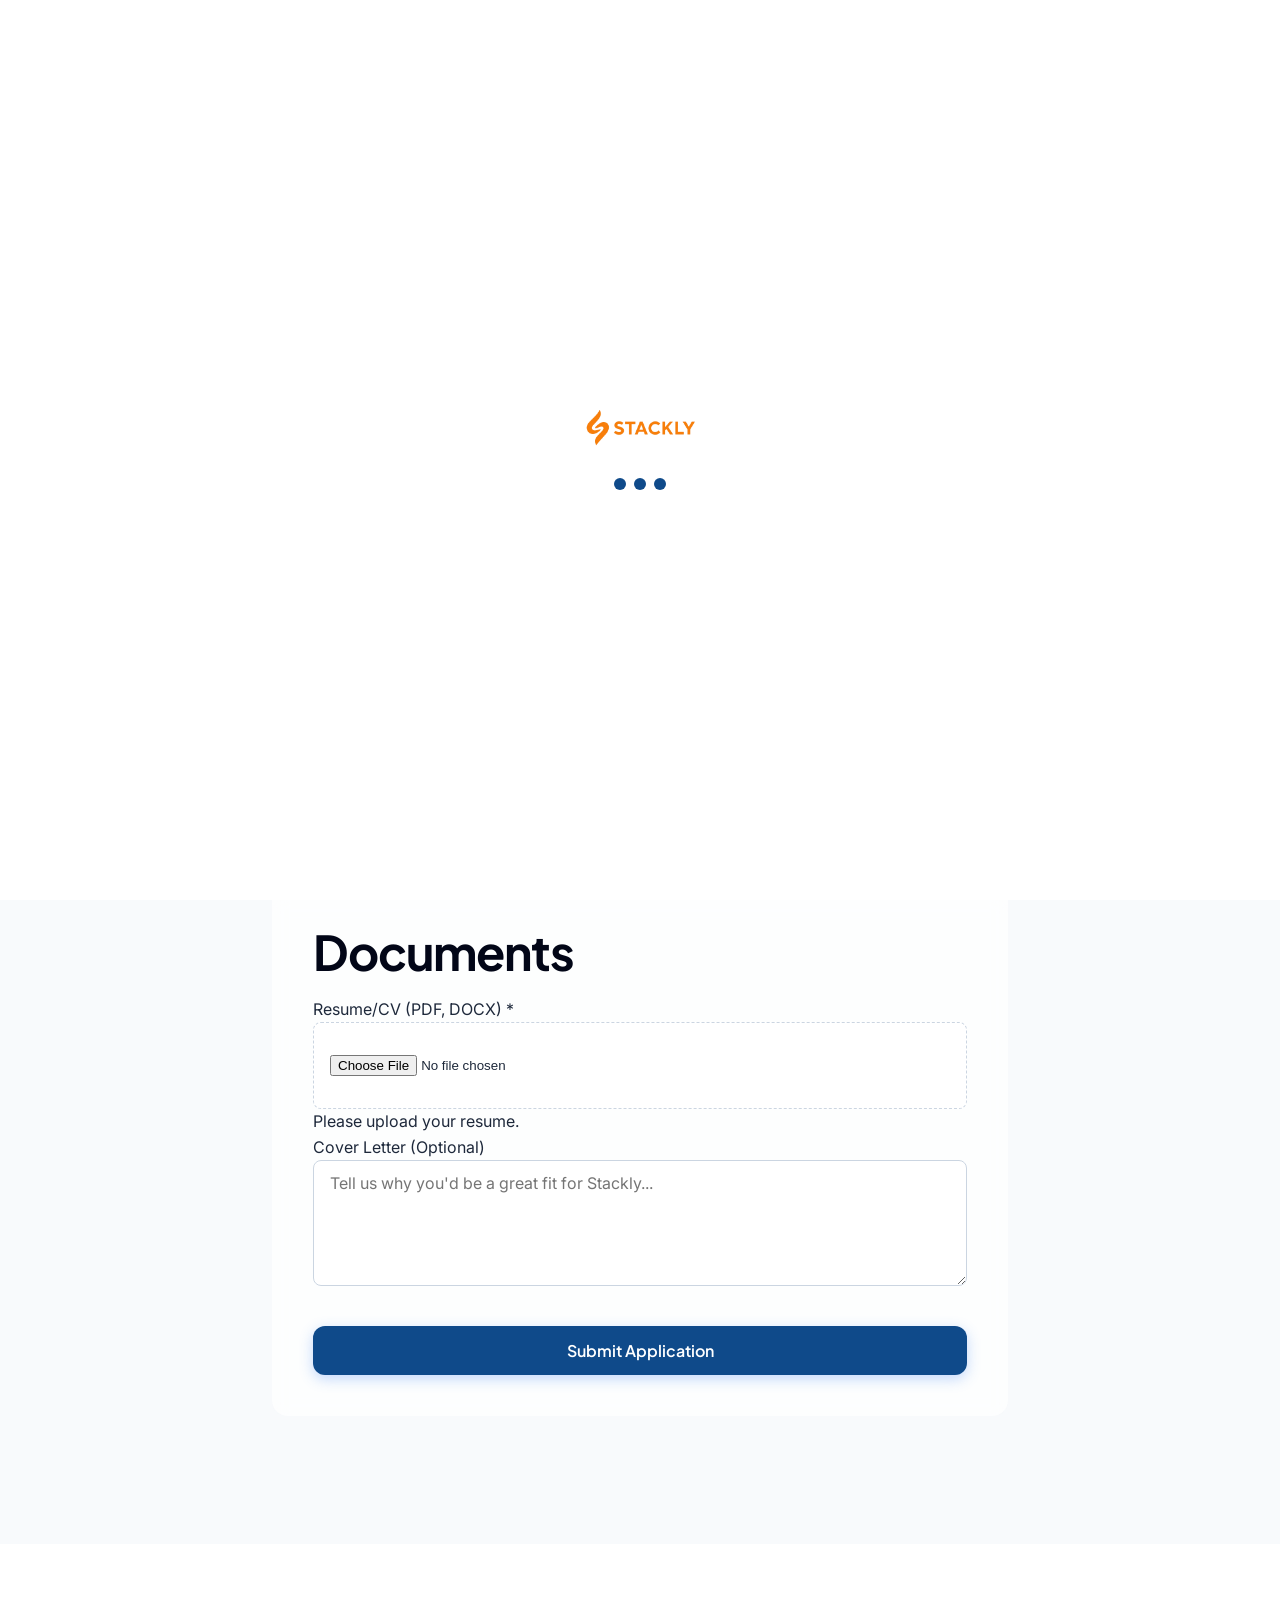
<file: apply.html>
<!DOCTYPE html>
<html lang="en">

<head>
    <meta charset="UTF-8">
    <meta name="viewport" content="width=device-width, initial-scale=1.0">
    <title>Apply Now - Stackly</title>
    <link rel="stylesheet" href="css/style.css">
</head>

<body>
    <div class="preloader">
        <div class="preloader-content">
            <img src="logo1.webp" alt="Stackly Logo" class="preloader-logo">
            <div class="loading-dots"><span></span><span></span><span></span></div>
        </div>
    </div>
    <header>
        <div class="container nav-container">
            <a href="index.html" class="logo"><img src="logo1.webp" alt="Stackly Logo"
                    style="height: 32px; width: auto;"></a>
            <nav class="nav-links">
                <a href="index.html">Home</a><a href="about.html">About</a><a href="services.html">Services</a><a
                    href="blog.html">Blog</a><a href="career.html">Careers</a><a href="contact.html">Contact</a>
                <a href="login.html" class="btn btn-outline" style="padding:0.5rem 1rem;">Log In</a>
                <a href="signup.html" class="btn btn-primary" style="padding:0.5rem 1rem;">Sign Up</a>
            </nav>
            <button class="mobile-menu-btn">&#9776;</button>
        </div>
    </header>

    <main>
        <div class="page-hero" style="background-image: linear-gradient(rgba(15, 23, 42, 0.8), rgba(15, 23, 42, 0.8)), url('assets/apply_hero.webp');">
            <div class="container animate-scale">
                <h1>Application Form</h1>
                <p>Submit your application to join the Stackly team.</p>
            </div>
        </div>

        <section class="section bg-light">
            <div class="container" style="max-width: 800px;">
                <div class="card animate-on-scroll">
                    <h2 style="margin-bottom: 2rem;">Personal Information</h2>
                    <form id="contactForm"> <!-- Reusing contactForm id to leverage existing JS validation & toast -->
                        <div class="flex-layout" style="gap:1rem; min-height: auto;">
                            <div class="form-group" style="min-width: 0; flex: 1;">
                                <label for="fname">First Name *</label>
                                <input type="text" id="fname" placeholder="First Name" required
                                    style="background:white;border:1px solid #cbd5e1;color:var(--text-main);width:100%;padding:0.75rem 1rem;border-radius:0.5rem;outline:none;font-family:inherit;">
                                <div class="form-error">Please enter your first name.</div>
                            </div>
                            <div class="form-group" style="min-width: 0; flex: 1;">
                                <label for="lname">Last Name *</label>
                                <input type="text" id="lname" placeholder="Last Name" required
                                    style="background:white;border:1px solid #cbd5e1;color:var(--text-main);width:100%;padding:0.75rem 1rem;border-radius:0.5rem;outline:none;font-family:inherit;">
                                <div class="form-error">Please enter your last name.</div>
                            </div>
                        </div>

                        <div class="form-group">
                            <label for="email">Email Address *</label>
                            <input type="email" id="email" placeholder="you@example.com" required
                                style="background:white;border:1px solid #cbd5e1;color:var(--text-main);width:100%;padding:0.75rem 1rem;border-radius:0.5rem;outline:none;font-family:inherit;">
                            <div class="form-error">Please enter a valid email.</div>
                        </div>

                        <div class="form-group">
                            <label for="phone">Phone Number</label>
                            <input type="tel" id="phone" placeholder="(555) 123-4567"
                                style="background:white;border:1px solid #cbd5e1;color:var(--text-main);width:100%;padding:0.75rem 1rem;border-radius:0.5rem;outline:none;font-family:inherit;">
                        </div>

                        <div class="form-group" style="margin-top: 2rem;">
                            <h2 style="margin-bottom: 1rem;">Documents</h2>
                            <label for="resume">Resume/CV (PDF, DOCX) *</label>
                            <input type="file" id="resume" required
                                style="background:white;border:1px dashed #cbd5e1;color:var(--text-main); padding: 2rem 1rem; text-align: center; cursor: pointer; width: 100%; border-radius: 0.5rem;">
                            <div class="form-error">Please upload your resume.</div>
                        </div>

                        <div class="form-group">
                            <label for="coverletter">Cover Letter (Optional)</label>
                            <textarea id="coverletter" rows="5"
                                placeholder="Tell us why you'd be a great fit for Stackly..."
                                style="width:100%;padding:0.75rem 1rem;border-radius:0.5rem;border:1px solid #cbd5e1;outline:none;font-family:inherit;font-size:1rem;"></textarea>
                        </div>

                        <div style="margin-top: 2rem;" class="animate-scale delay-1">
                            <button type="submit" class="btn btn-primary" style="width: 100%;">Submit
                                Application</button>
                        </div>
                    </form>
                </div>
            </div>
        </section>
    </main>

    <footer>
        <div class="container">
            <div class="footer-grid">
                <div class="footer-col">
                    <a href="index.html" class="footer-logo">
                        <img src="logo1.webp" alt="Stackly Logo" style="height: 32px; width: auto;">
                    </a>
                    <p style="margin-top:1.5rem;">Pioneering the future of enterprise software solutions. We build for scale, security, and performance.</p>
                </div>
                <div class="footer-col">
                    <h4>Company</h4>
                    <ul>
                        <li><a href="index.html">Home</a></li>
                        <li><a href="about.html">About Us</a></li>
                        <li><a href="services.html">Services</a></li>
                        <li><a href="career.html">Careers</a></li>
                    </ul>
                </div>
                <div class="footer-col">
                    <h4>Resources</h4>
                    <ul>
                        <li><a href="blog.html">Blog</a></li>
                        <li><a href="contact.html">Contact Support</a></li>
                        <li><a href="#">Help Center</a></li>
                        <li><a href="#">Developer API</a></li>
                    </ul>
                </div>
                <div class="footer-col">
                    <h4>Connect</h4>
                    <div class="social-icons" style="display:flex; gap: 1rem;">
                        <a href="#" class="social-icon" style="color:var(--text-muted);"><svg width="20" height="20" viewBox="0 0 24 24" fill="currentColor"><path d="M24 12.073c0-6.627-5.373-12-12-12s-12 5.373-12 12c0 5.99 4.388 10.954 10.125 11.854v-8.385H7.078v-3.47h3.047V9.43c0-3.007 1.792-4.669 4.533-4.669 1.312 0 2.686.235 2.686.235v2.953H15.83c-1.491 0-1.956.925-1.956 1.874v2.25h3.328l-.532 3.47h-2.796v8.385C19.612 23.027 24 18.062 24 12.073z"/></svg></a>
                        <a href="#" class="social-icon" style="color:var(--text-muted);"><svg width="20" height="20" viewBox="0 0 24 24" fill="currentColor"><path d="M23.953 4.57a10 10 0 01-2.825.775 4.958 4.958 0 002.163-2.723c-.951.555-2.005.959-3.127 1.184a4.92 4.92 0 00-8.384 4.482C7.69 8.095 4.067 6.13 1.64 3.162a4.822 4.822 0 00-.666 2.475c0 1.71.87 3.213 2.188 4.096a4.904 4.904 0 01-2.228-.616v.06a4.923 4.923 0 003.946 4.84 4.996 4.996 0 01-2.212.085 4.936 4.936 0 004.604 3.417 9.867 9.867 0 01-6.102 2.105c-.39 0-.779-.023-1.17-.067a13.995 13.995 0 007.557 2.209c9.053 0 13.998-7.496 13.998-13.985 0-.21 0-.42-.015-.63A9.935 9.935 0 0024 4.59z"/></svg></a>
                        <a href="#" class="social-icon" style="color:var(--text-muted);"><svg width="20" height="20" viewBox="0 0 24 24" fill="currentColor"><path d="M20.447 20.452h-3.554v-5.569c0-1.328-.027-3.037-1.852-3.037-1.853 0-2.136 1.445-2.136 2.939v5.667H9.351V9h3.414v1.561h.046c.477-.9 1.637-1.85 3.37-1.85 3.601 0 4.267 2.37 4.267 5.455v6.286zM5.337 7.433c-1.144 0-2.063-.926-2.063-2.065 0-1.138.92-2.063 2.063-2.063 1.14 0 2.064.925 2.064 2.063 0 1.139-.925 2.065-2.064 2.065zm1.782 13.019H3.555V9h3.564v11.452zM22.225 0H1.771C.792 0 0 .774 0 1.729v20.542C0 23.227.792 24 1.771 24h20.451C23.2 24 24 23.227 24 22.271V1.729C24 .774 23.2 0 22.222 0h.003z"/></svg></a>
                    </div>
                </div>
            </div>
            <div class="footer-bottom">
                <p>&copy; 2026 Stackly Inc. All rights reserved.</p>
                <div style="display:flex; gap: 2rem;">
                    <a href="#">Privacy</a>
                    <a href="#">Terms</a>
                </div>
            </div>
        </div>
    </footer>
    <script src="js/main.js"></script>
</body>
</html>
</file>
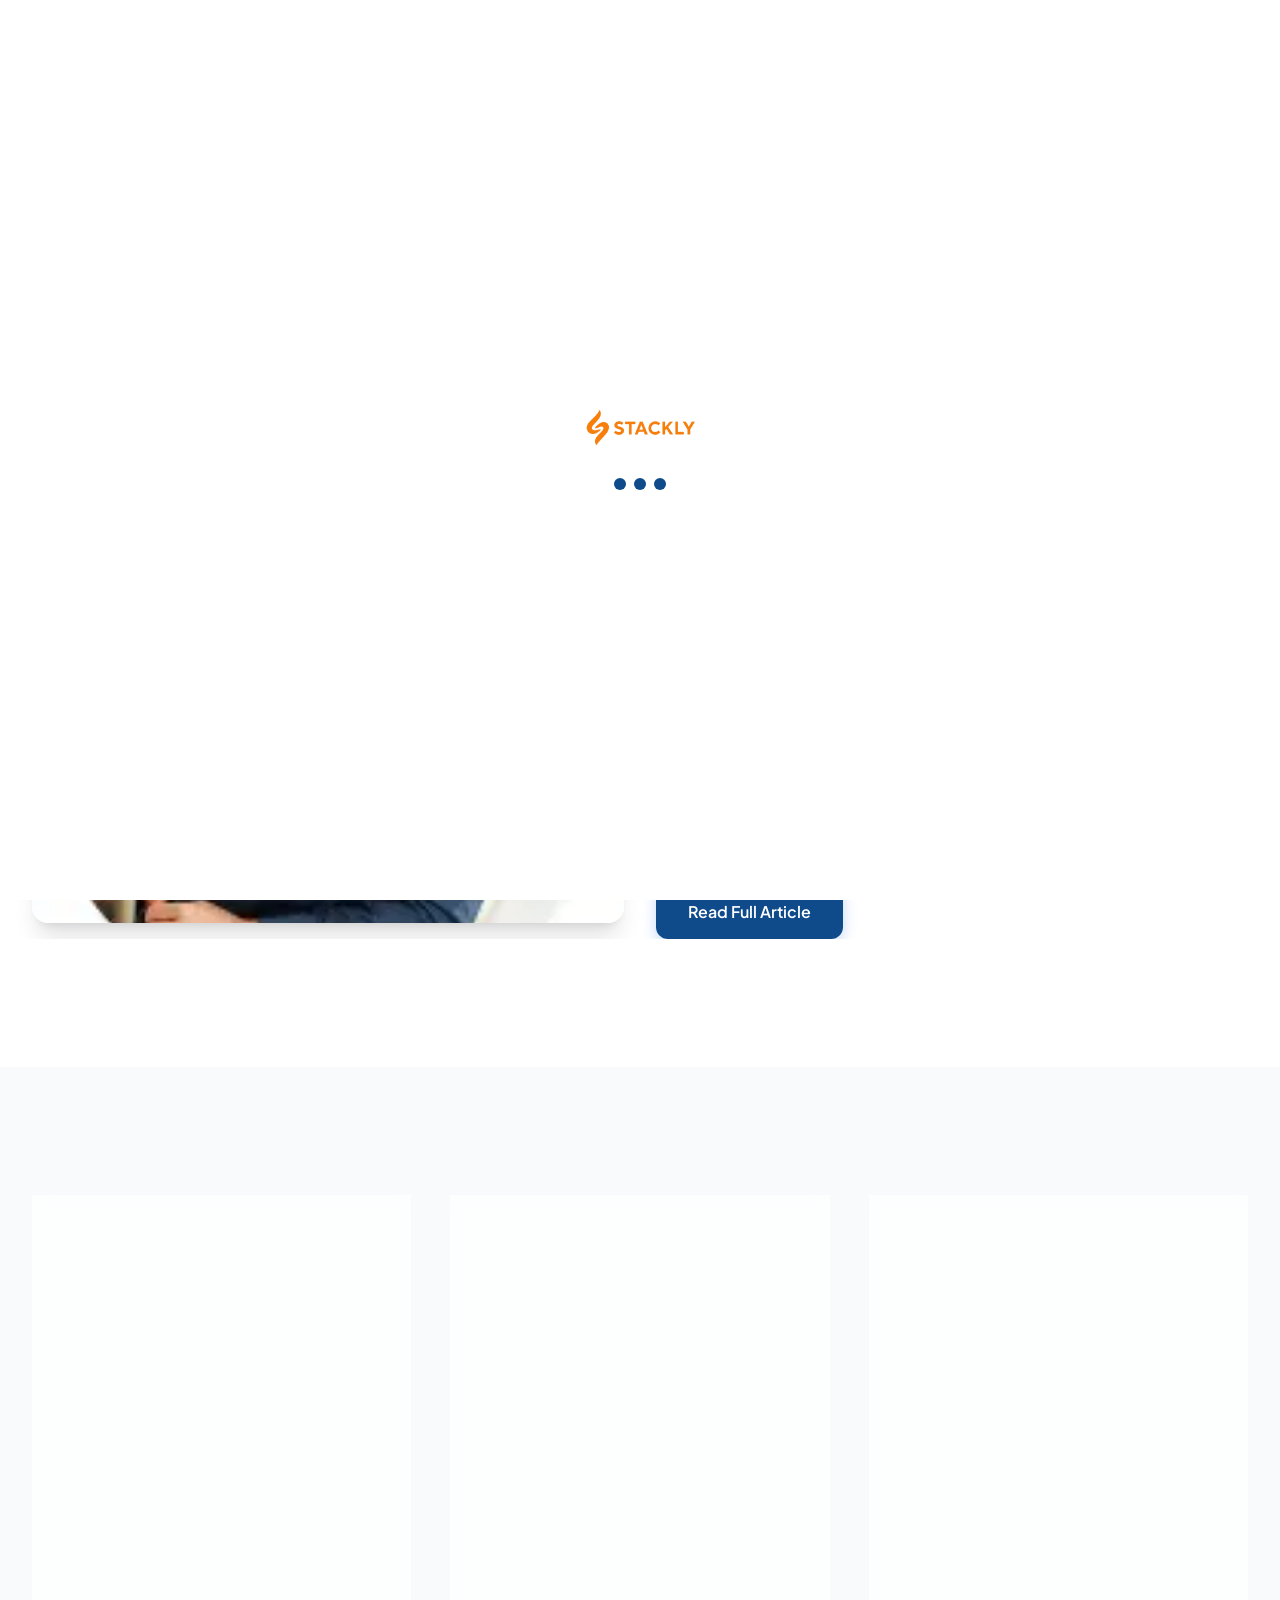
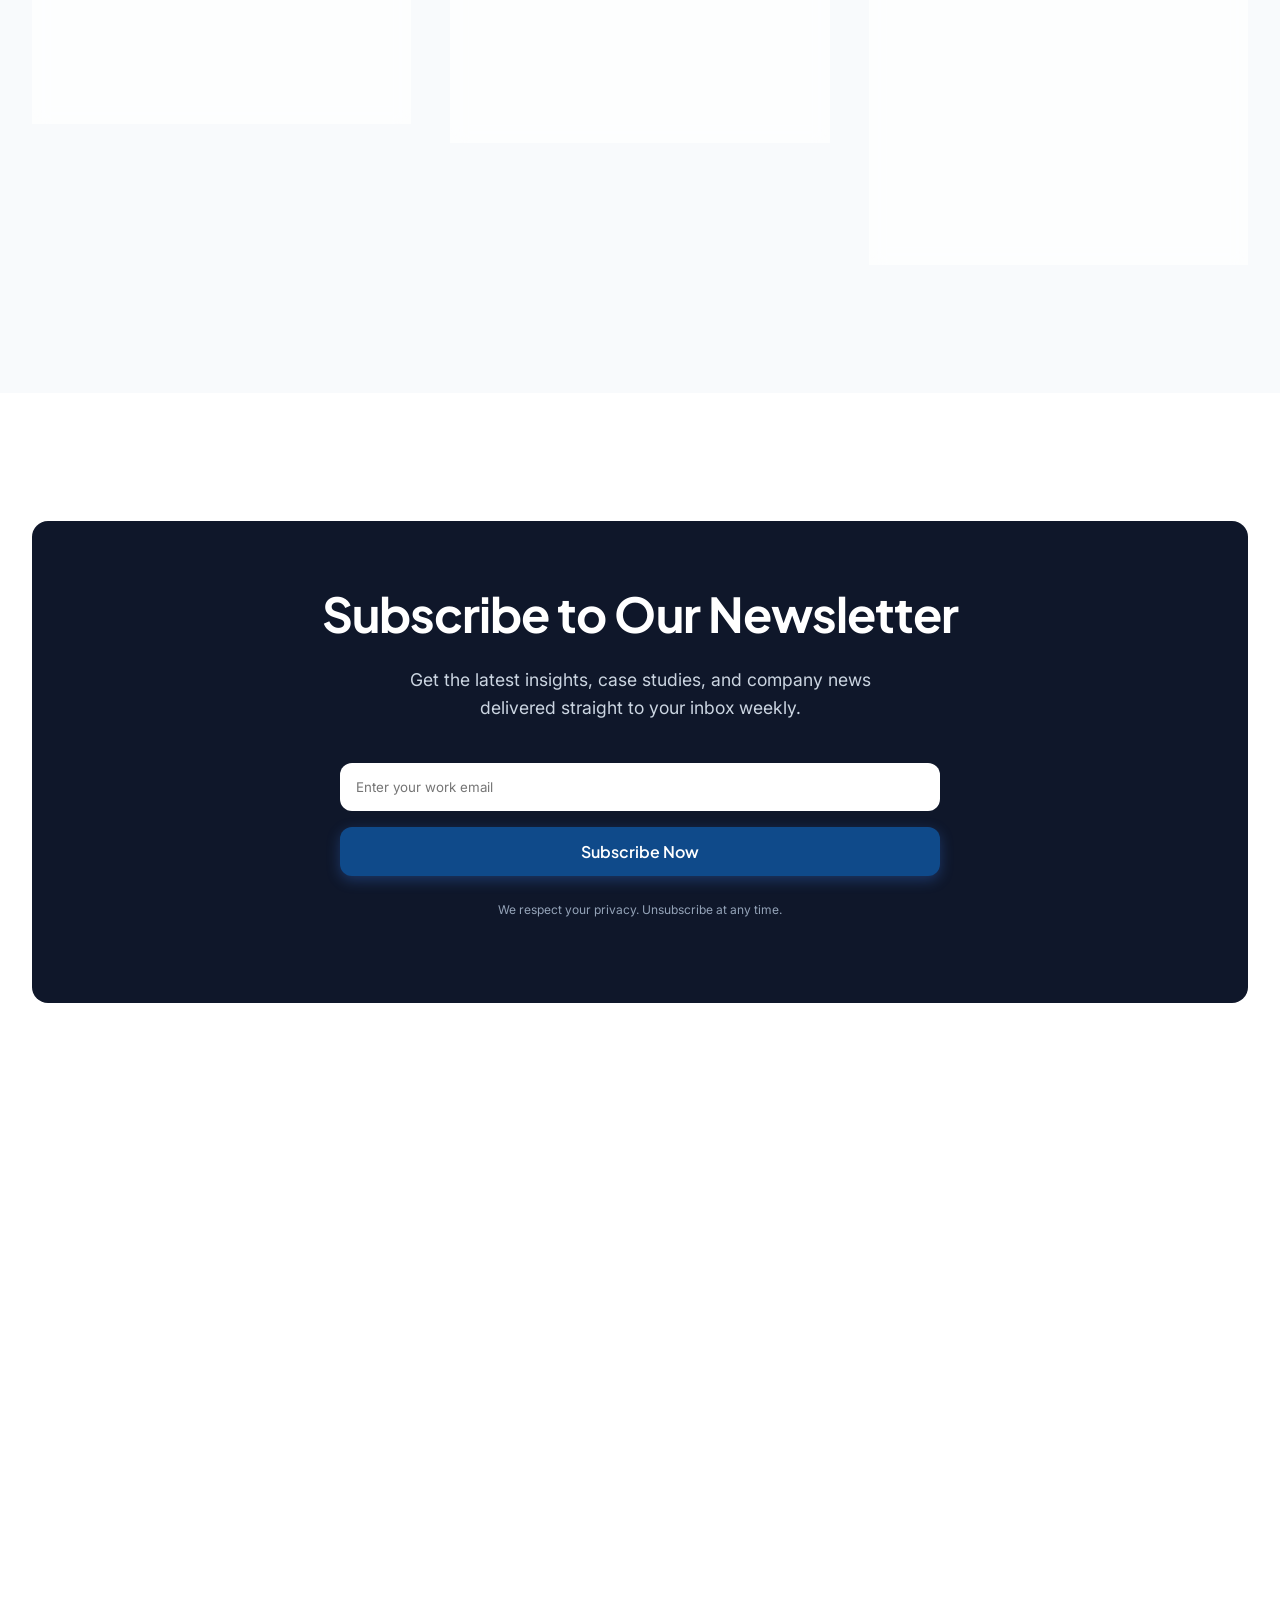
<file: blog.html>
<!DOCTYPE html>
<html lang="en">

<head>
    <meta charset="UTF-8">
    <meta name="viewport" content="width=device-width, initial-scale=1.0">
    <title>Blog - Stackly</title>
    <link rel="stylesheet" href="css/style.css">
</head>

<body>
    <div class="preloader">
        <div class="preloader-content">
            <img src="logo1.webp" alt="Stackly Logo" class="preloader-logo">
            <div class="loading-dots"><span></span><span></span><span></span></div>
        </div>
    </div>
    <header>
        <div class="container nav-container">
            <a href="index.html" class="logo"><img src="logo1.webp" alt="Stackly Logo"
                    style="height: 32px; width: auto;"></a>
            <nav class="nav-links">
                <a href="index.html">Home</a><a href="about.html">About</a><a href="services.html">Services</a><a
                    href="blog.html">Blog</a><a href="career.html">Careers</a><a href="contact.html">Contact</a>
                <a href="login.html" class="btn btn-outline" style="padding:0.5rem 1rem;">Log In</a>
                <a href="signup.html" class="btn btn-white" style="padding:0.5rem 1rem;">Sign Up</a>
            </nav>
            <button class="mobile-menu-btn">&#9776;</button>
        </div>
    </header>

    <main>
        <div class="page-hero"
            style="background-image: linear-gradient(rgba(15, 23, 42, 0.8), rgba(15, 23, 42, 0.8)), url('assets/it solution.webp');">
            <div class="container animate-scale">
                <h1>Insights & Innovations</h1>
                <p>Stay ahead with the latest trends in enterprise technology and software engineering.</p>
            </div>
        </div>

        <!-- Featured Post -->
        <section class="section">
            <div class="container">
                <div class="flex-layout">
                    <div class="animate-slide-left">
                        <img src="assets/img8.webp" alt="Featured Post"
                            style="width:100%; height: 400px; object-fit: cover; border-radius: var(--radius-lg); box-shadow: var(--shadow-xl);">
                    </div>
                    <div class="animate-slide-right delay-1">
                        <span class="hero-subtitle">Featured Article</span>
                        <h2>The Future of Distributed Systems in 2026</h2>
                        <p>As we move further into the decade, the landscape of distributed systems is shifting towards
                            even greater decentralization and autonomous management. Learn how Stackly is leading this
                            charge.</p>
                        <div style="margin-top: 1.5rem; display: flex; align-items: center; gap: 1rem;">
                            <div
                                style="width: 40px; height: 40px; border-radius: 50%; background: var(--primary-accent); color: white; display: flex; align-items: center; justify-content: center; font-weight: bold;">
                                MC</div>
                            <div>
                                <span style="font-weight: 600; display: block;">Marcus Chen</span>
                                <span style="font-size: 0.875rem; color: #64748b;">May 12, 2026 • 12 min read</span>
                            </div>
                        </div>
                        <a href="404.html" class="btn btn-primary" style="margin-top: 2rem;">Read Full Article</a>
                    </div>
                </div>
            </div>
        </section>

        <section class="section bg-light">
            <div class="container">
                <div class="grid-3">
                    <div class="card animate-on-scroll delay-1" style="padding:0; overflow:hidden;">
                        <img src="assets/it solution.webp" alt="Blog 1" class="card-img"
                            style="margin-bottom:0; border-radius:0;">
                        <div class="blog-content" style="padding: 2rem;">
                            <span class="job-tag">Engineering</span>
                            <h3>Optimizing Node.js for High-Throughput APIs</h3>
                            <p>Discover advanced techniques for scaling your backend services to handle millions of
                                concurrent connections.</p>
                            <a href="404.html" class="btn-text">Read More &rarr;</a>
                        </div>
                    </div>
                    <div class="card animate-on-scroll delay-2" style="padding:0; overflow:hidden;">
                        <img src="assets/img9.webp" alt="Blog 2" class="card-img"
                            style="margin-bottom:0; border-radius:0;">
                        <div class="blog-content" style="padding: 2rem;">
                            <span class="job-tag">Security</span>
                            <h3>Zero Trust Architecture: Beyond the Hype</h3>
                            <p>A deep dive into implementing zero-trust principles in a modern corporate network
                                environment.</p>
                            <a href="404.html" class="btn-text">Read More &rarr;</a>
                        </div>
                    </div>
                    <div class="card animate-on-scroll delay-3" style="padding:0; overflow:hidden;">
                        <img src="assets/img2.webp" alt="Blog 3" class="card-img"
                            style="margin-bottom:0; border-radius:0;">
                        <div class="blog-content" style="padding: 2rem;">
                            <span class="job-tag">Culture</span>
                            <h3>Building a Remote-First Engineering Culture</h3>
                            <p>Lessons learned from scaling our global team across 15 time zones while maintaining
                                velocity.</p>
                            <a href="404.html" class="btn-text">Read More &rarr;</a>
                        </div>
                    </div>
                </div>
            </div>
        </section>

        <!-- Newsletter Section -->
        <section class="section">
            <div class="container">
                <div class="bg-dark animate-scale delay-1"
                    style="padding: 4rem; border-radius: var(--radius-lg); text-align: center; color: white;">
                    <h2 style="color: white;">Subscribe to Our Newsletter</h2>
                    <p style="color: #cbd5e1; max-width: 500px; margin: 0 auto 2.5rem;">Get the latest insights, case
                        studies, and company news delivered straight to your inbox weekly.</p>
                    <form action="404.html" class="flex-layout" style="max-width: 600px; margin: 0 auto; gap: 1rem;">
                        <input type="email" placeholder="Enter your work email"
                            style="flex:2; padding: 1rem; border-radius: var(--radius-md); border: none; outline: none; font-family: inherit;">
                        <button type="submit" class="btn btn-primary" style="flex:1;">Subscribe Now</button>
                    </form>
                    <p style="font-size: 0.75rem; color: #94a3b8; margin-top: 1.5rem;">We respect your privacy.
                        Unsubscribe at any time.</p>
                </div>
            </div>
        </section>

    </main>

    <footer>
        <div class="container">
            <div class="footer-grid">
                <div class="footer-col">
                    <a href="index.html" class="footer-logo">
                        <img src="logo1.webp" alt="Stackly Logo" style="height: 32px; width: auto;">
                    </a>
                    <p style="margin-top:1.5rem;">Pioneering the future of enterprise software solutions. We build for
                        scale, security, and performance.</p>
                    <div style="margin-top: 1rem; font-size: 0.9rem; color: var(--text-muted);">
                        <p style="margin-bottom: 0.5rem;"><svg width="16" height="16" viewBox="0 0 24 24" fill="none"
                                stroke="currentColor" stroke-width="2"
                                style="vertical-align: middle; margin-right: 8px;">
                                <path d="M4 4h16c1.1 0 2 .9 2 2v12c0 1.1-.9 2-2 2H4c-1.1 0-2-.9-2-2V6c0-1.1.9-2 2-2z">
                                </path>
                                <polyline points="22,6 12,13 2,6"></polyline>
                            </svg>info@thestackly.com</p>
                        <p><svg width="16" height="16" viewBox="0 0 24 24" fill="none" stroke="currentColor"
                                stroke-width="2" style="vertical-align: middle; margin-right: 8px;">
                                <path
                                    d="M22 16.92v3a2 2 0 0 1-2.18 2 19.79 19.79 0 0 1-8.63-3.07 19.5 19.5 0 0 1-6-6 19.79 19.79 0 0 1-3.07-8.67A2 2 0 0 1 4.11 2h3a2 2 0 0 1 2 1.72 12.84 12.84 0 0 0 .7 2.81 2 2 0 0 1-.45 2.11L8.09 9.91a16 16 0 0 0 6 6l1.27-1.27a2 2 0 0 1 2.11-.45 12.84 12.84 0 0 0 2.81.7A2 2 0 0 1 22 16.92z">
                                </path>
                            </svg>+91 98765 43210</p>
                    </div>
                </div>
                <div class="footer-col">
                    <h4>Company</h4>
                    <ul>
                        <li><a href="index.html">Home</a></li>
                        <li><a href="about.html">About Us</a></li>
                        <li><a href="services.html">Services</a></li>
                        <li><a href="career.html">Careers</a></li>
                    </ul>
                </div>
                <div class="footer-col">
                    <h4>Resources</h4>
                    <ul>
                        <li><a href="blog.html">Blog</a></li>
                        <li><a href="contact.html">Contact Support</a></li>
                        <li><a href="#">Help Center</a></li>
                        <li><a href="#">Developer API</a></li>
                    </ul>
                </div>
                <div class="footer-col">
                    <h4>Connect</h4>
                    <div class="social-icons" style="display:flex; gap: 1rem;">
                        <a href="#" class="social-icon" style="color:var(--text-muted);"><svg width="20" height="20"
                                viewBox="0 0 24 24" fill="currentColor">
                                <path
                                    d="M24 12.073c0-6.627-5.373-12-12-12s-12 5.373-12 12c0 5.99 4.388 10.954 10.125 11.854v-8.385H7.078v-3.47h3.047V9.43c0-3.007 1.792-4.669 4.533-4.669 1.312 0 2.686.235 2.686.235v2.953H15.83c-1.491 0-1.956.925-1.956 1.874v2.25h3.328l-.532 3.47h-2.796v8.385C19.612 23.027 24 18.062 24 12.073z" />
                            </svg></a>
                        <a href="#" class="social-icon" style="color:var(--text-muted);"><svg width="20" height="20"
                                viewBox="0 0 24 24" fill="currentColor">
                                <path
                                    d="M23.953 4.57a10 10 0 01-2.825.775 4.958 4.958 0 002.163-2.723c-.951.555-2.005.959-3.127 1.184a4.92 4.92 0 00-8.384 4.482C7.69 8.095 4.067 6.13 1.64 3.162a4.822 4.822 0 00-.666 2.475c0 1.71.87 3.213 2.188 4.096a4.904 4.904 0 01-2.228-.616v.06a4.923 4.923 0 003.946 4.84 4.996 4.996 0 01-2.212.085 4.936 4.936 0 004.604 3.417 9.867 9.867 0 01-6.102 2.105c-.39 0-.779-.023-1.17-.067a13.995 13.995 0 007.557 2.209c9.053 0 13.998-7.496 13.998-13.985 0-.21 0-.42-.015-.63A9.935 9.935 0 0024 4.59z" />
                            </svg></a>
                        <a href="#" class="social-icon" style="color:var(--text-muted);"><svg width="20" height="20"
                                viewBox="0 0 24 24" fill="currentColor">
                                <path
                                    d="M20.447 20.452h-3.554v-5.569c0-1.328-.027-3.037-1.852-3.037-1.853 0-2.136 1.445-2.136 2.939v5.667H9.351V9h3.414v1.561h.046c.477-.9 1.637-1.85 3.37-1.85 3.601 0 4.267 2.37 4.267 5.455v6.286zM5.337 7.433c-1.144 0-2.063-.926-2.063-2.065 0-1.138.92-2.063 2.063-2.063 1.14 0 2.064.925 2.064 2.063 0 1.139-.925 2.065-2.064 2.065zm1.782 13.019H3.555V9h3.564v11.452zM22.225 0H1.771C.792 0 0 .774 0 1.729v20.542C0 23.227.792 24 1.771 24h20.451C23.2 24 24 23.227 24 22.271V1.729C24 .774 23.2 0 22.222 0h.003z" />
                            </svg></a>
                    </div>
                </div>
            </div>
            <div class="footer-bottom">
                <p>&copy; 2026 Stackly Inc. All rights reserved.</p>
                <div style="display:flex; gap: 2rem;">
                    <a href="#">Privacy</a>
                    <a href="#">Terms</a>
                </div>
            </div>
        </div>
    </footer>
    <script src="js/main.js"></script>
</body>

</html>
</file>
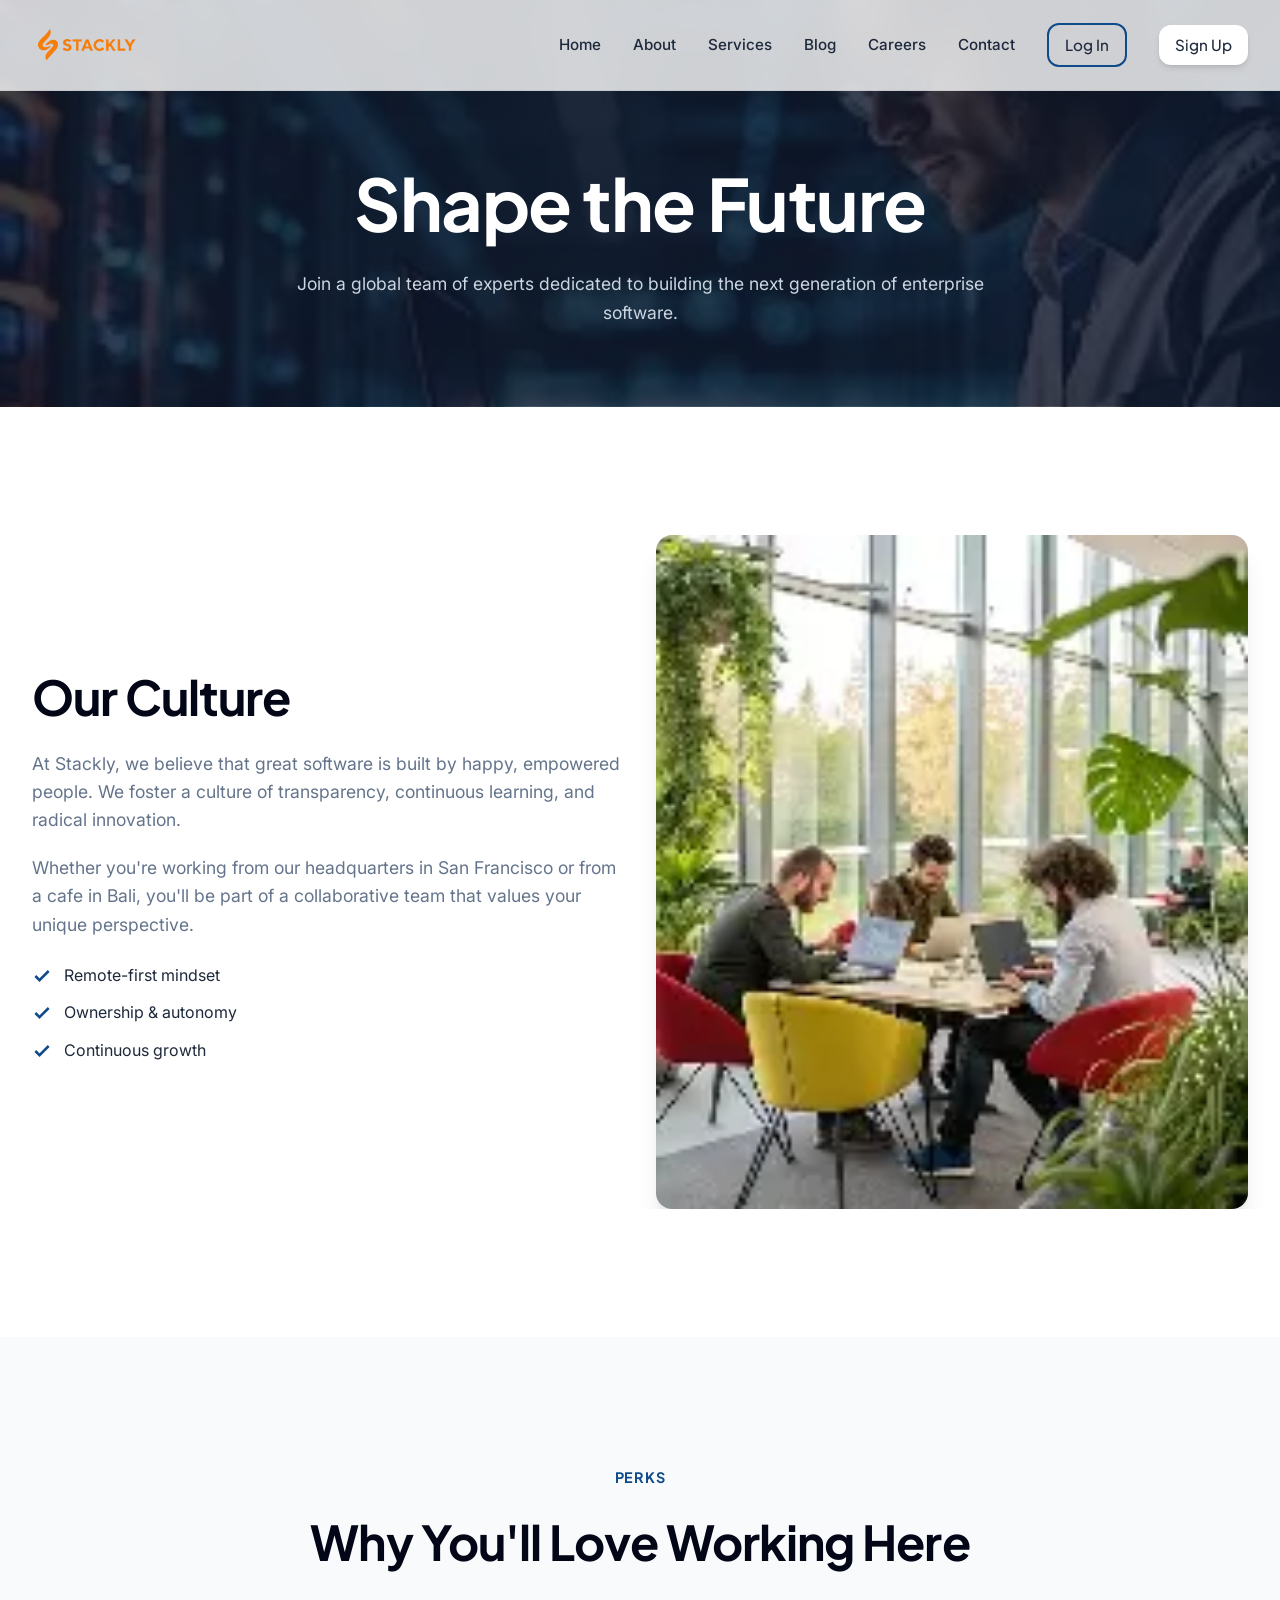
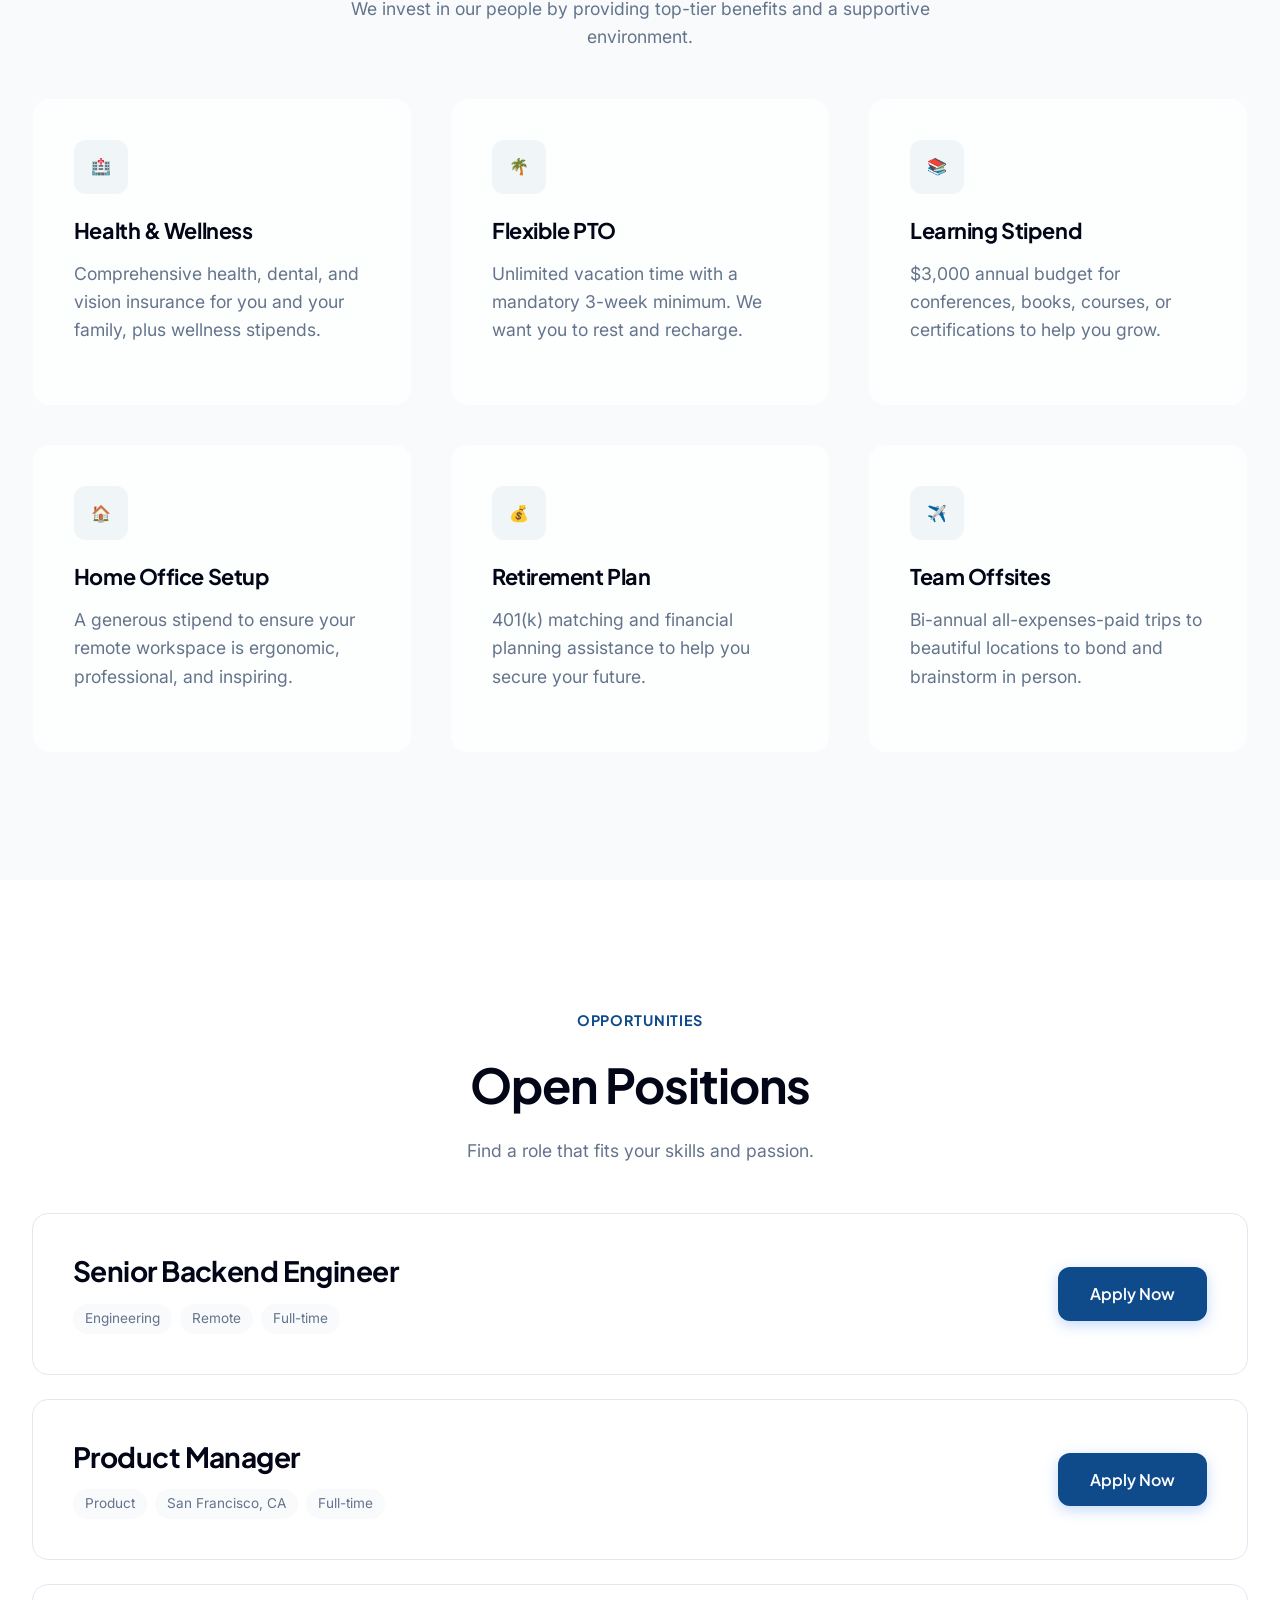
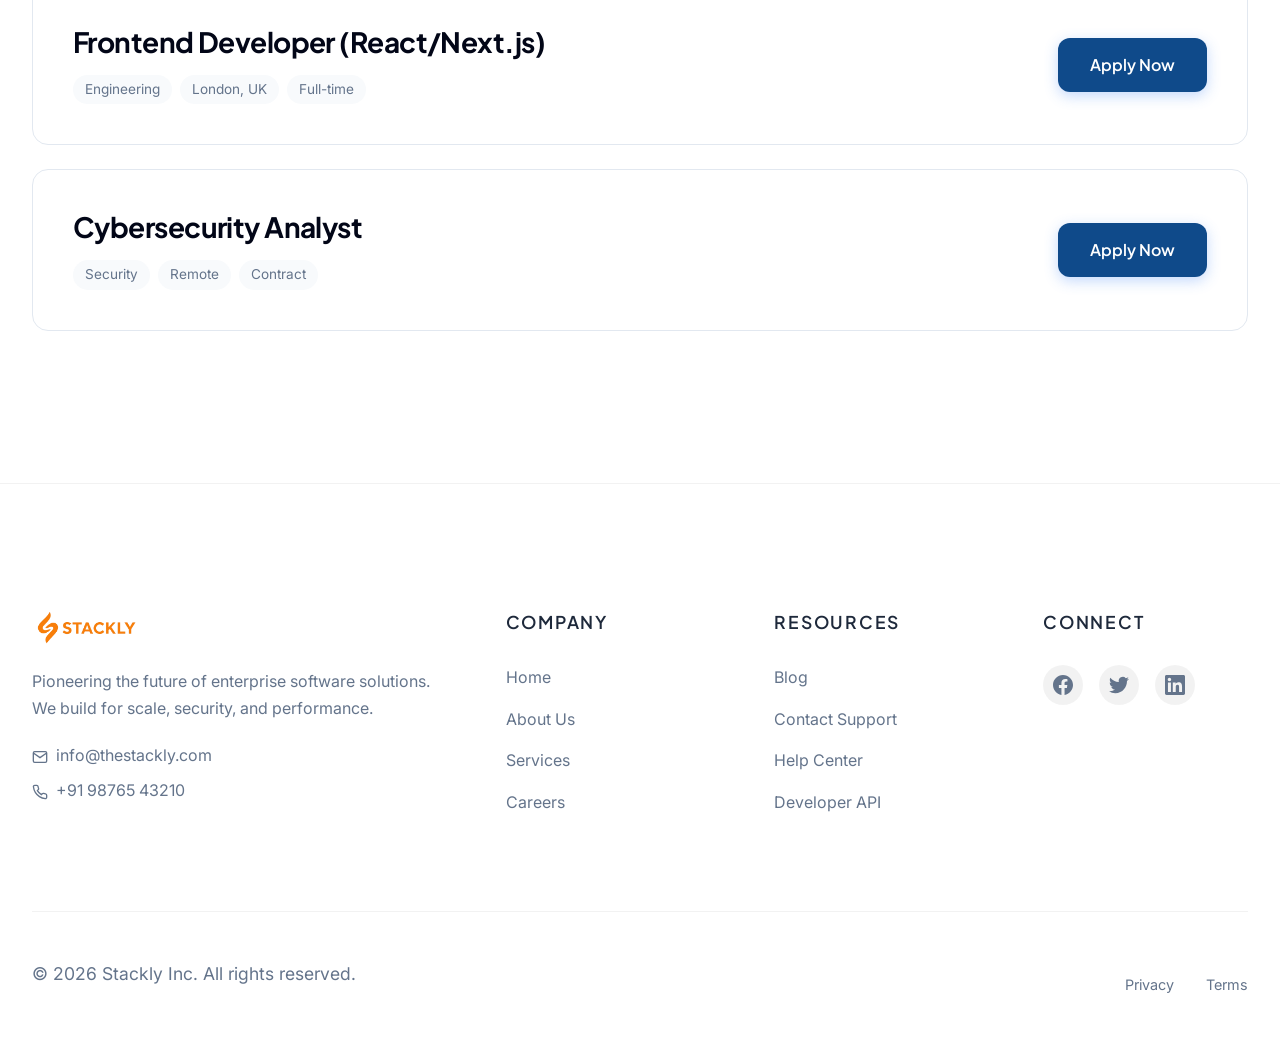
<file: career.html>
<!DOCTYPE html>
<html lang="en">

<head>
    <meta charset="UTF-8">
    <meta name="viewport" content="width=device-width, initial-scale=1.0">
    <title>Careers - Stackly</title>
    <link rel="stylesheet" href="css/style.css">
</head>

<body>
    <div class="preloader">
        <div class="preloader-content">
            <img src="logo1.webp" alt="Stackly Logo" class="preloader-logo">
            <div class="loading-dots"><span></span><span></span><span></span></div>
        </div>
    </div>
    <header>
        <div class="container nav-container">
            <a href="index.html" class="logo"><img src="logo1.webp" alt="Stackly Logo"
                    style="height: 32px; width: auto;"></a>
            <nav class="nav-links">
                <a href="index.html">Home</a><a href="about.html">About</a><a href="services.html">Services</a><a
                    href="blog.html">Blog</a><a href="career.html">Careers</a><a href="contact.html">Contact</a>
                <a href="login.html" class="btn btn-outline" style="padding:0.5rem 1rem;">Log In</a>
                <a href="signup.html" class="btn btn-white" style="padding:0.5rem 1rem;">Sign Up</a>
            </nav>
            <button class="mobile-menu-btn">&#9776;</button>
        </div>
    </header>

    <main>
        <div class="page-hero" style="background-image: linear-gradient(rgba(15, 23, 42, 0.8), rgba(15, 23, 42, 0.8)), url('assets/career_hero.webp');">
            <div class="container animate-scale">
                <h1>Shape the Future</h1>
                <p>Join a global team of experts dedicated to building the next generation of enterprise software.</p>
            </div>
        </div>

        <section class="section">
            <div class="container">
                <div class="flex-layout">
                    <div class="animate-slide-left">
                        <h2>Our Culture</h2>
                        <p>At Stackly, we believe that great software is built by happy, empowered people. We foster a culture of transparency, continuous learning, and radical innovation.</p>
                        <p>Whether you're working from our headquarters in San Francisco or from a cafe in Bali, you'll be part of a collaborative team that values your unique perspective.</p>
                        <ul style="margin-top: 1.5rem; list-style: none;">
                            <li style="margin-bottom: 0.75rem; display: flex; align-items: center; gap: 0.75rem;" class="animate-on-scroll delay-1"><svg width="20" height="20" viewBox="0 0 24 24" fill="none" stroke="var(--primary-accent)" stroke-width="3"><polyline points="20 6 9 17 4 12"></polyline></svg> Remote-first mindset</li>
                            <li style="margin-bottom: 0.75rem; display: flex; align-items: center; gap: 0.75rem;" class="animate-on-scroll delay-2"><svg width="20" height="20" viewBox="0 0 24 24" fill="none" stroke="var(--primary-accent)" stroke-width="3"><polyline points="20 6 9 17 4 12"></polyline></svg> Ownership & autonomy</li>
                            <li style="margin-bottom: 0.75rem; display: flex; align-items: center; gap: 0.75rem;" class="animate-on-scroll delay-3"><svg width="20" height="20" viewBox="0 0 24 24" fill="none" stroke="var(--primary-accent)" stroke-width="3"><polyline points="20 6 9 17 4 12"></polyline></svg> Continuous growth</li>
                        </ul>
                    </div>
                    <div class="animate-slide-right delay-1">
                        <img src="assets/about_team.webp" alt="Team Collaboration" style="width:100%; height: auto; border-radius: var(--radius-lg); box-shadow: var(--shadow-xl);">
                    </div>
                </div>
            </div>
        </section>

        <!-- Benefits Section -->
        <section class="section bg-light">
            <div class="container">
                <div class="text-center animate-on-scroll">
                    <span class="hero-subtitle">Perks</span>
                    <h2>Why You'll Love Working Here</h2>
                    <p style="max-width: 600px; margin: 0 auto 3rem;">We invest in our people by providing top-tier benefits and a supportive environment.</p>
                </div>
                <div class="grid-3">
                    <div class="card animate-on-scroll delay-1">
                        <div class="card-icon">🏥</div>
                        <h3>Health & Wellness</h3>
                        <p>Comprehensive health, dental, and vision insurance for you and your family, plus wellness stipends.</p>
                    </div>
                    <div class="card animate-on-scroll delay-2">
                        <div class="card-icon">🌴</div>
                        <h3>Flexible PTO</h3>
                        <p>Unlimited vacation time with a mandatory 3-week minimum. We want you to rest and recharge.</p>
                    </div>
                    <div class="card animate-on-scroll delay-3">
                        <div class="card-icon">📚</div>
                        <h3>Learning Stipend</h3>
                        <p>$3,000 annual budget for conferences, books, courses, or certifications to help you grow.</p>
                    </div>
                    <div class="card animate-on-scroll delay-1">
                        <div class="card-icon">🏠</div>
                        <h3>Home Office Setup</h3>
                        <p>A generous stipend to ensure your remote workspace is ergonomic, professional, and inspiring.</p>
                    </div>
                    <div class="card animate-on-scroll delay-2">
                        <div class="card-icon">💰</div>
                        <h3>Retirement Plan</h3>
                        <p>401(k) matching and financial planning assistance to help you secure your future.</p>
                    </div>
                    <div class="card animate-on-scroll delay-3">
                        <div class="card-icon">✈️</div>
                        <h3>Team Offsites</h3>
                        <p>Bi-annual all-expenses-paid trips to beautiful locations to bond and brainstorm in person.</p>
                    </div>
                </div>
            </div>
        </section>

        <section class="section">
            <div class="container">
                <div class="text-center animate-on-scroll">
                    <span class="hero-subtitle">Opportunities</span>
                    <h2>Open Positions</h2>
                    <p>Find a role that fits your skills and passion.</p>
                </div>

                <div class="jobs-list" style="margin-top: 3rem;">
                    <div class="job-card animate-slide-left delay-1">
                        <div class="job-info">
                            <h3>Senior Backend Engineer</h3>
                            <div class="job-tags">
                                <span class="job-tag">Engineering</span>
                                <span class="job-tag">Remote</span>
                                <span class="job-tag">Full-time</span>
                            </div>
                        </div>
                        <a href="apply.html" class="btn btn-primary">Apply Now</a>
                    </div>

                    <div class="job-card animate-slide-right delay-2">
                        <div class="job-info">
                            <h3>Product Manager</h3>
                            <div class="job-tags">
                                <span class="job-tag">Product</span>
                                <span class="job-tag">San Francisco, CA</span>
                                <span class="job-tag">Full-time</span>
                            </div>
                        </div>
                        <a href="apply.html" class="btn btn-primary">Apply Now</a>
                    </div>

                    <div class="job-card animate-slide-left delay-3">
                        <div class="job-info">
                            <h3>Frontend Developer (React/Next.js)</h3>
                            <div class="job-tags">
                                <span class="job-tag">Engineering</span>
                                <span class="job-tag">London, UK</span>
                                <span class="job-tag">Full-time</span>
                            </div>
                        </div>
                        <a href="apply.html" class="btn btn-primary">Apply Now</a>
                    </div>

                    <div class="job-card animate-slide-right delay-4">
                        <div class="job-info">
                            <h3>Cybersecurity Analyst</h3>
                            <div class="job-tags">
                                <span class="job-tag">Security</span>
                                <span class="job-tag">Remote</span>
                                <span class="job-tag">Contract</span>
                            </div>
                        </div>
                        <a href="apply.html" class="btn btn-primary">Apply Now</a>
                    </div>
                </div>
            </div>
        </section>

    </main>

    <footer>
        <div class="container">
            <div class="footer-grid">
                <div class="footer-col">
                    <a href="index.html" class="footer-logo">
                        <img src="logo1.webp" alt="Stackly Logo" style="height: 32px; width: auto;">
                    </a>
                    <p style="margin-top:1.5rem;">Pioneering the future of enterprise software solutions. We build for scale, security, and performance.</p>
                    <div style="margin-top: 1rem; font-size: 0.9rem; color: var(--text-muted);">
                        <p style="margin-bottom: 0.5rem;"><svg width="16" height="16" viewBox="0 0 24 24" fill="none" stroke="currentColor" stroke-width="2" style="vertical-align: middle; margin-right: 8px;"><path d="M4 4h16c1.1 0 2 .9 2 2v12c0 1.1-.9 2-2 2H4c-1.1 0-2-.9-2-2V6c0-1.1.9-2 2-2z"></path><polyline points="22,6 12,13 2,6"></polyline></svg>info@thestackly.com</p>
                        <p><svg width="16" height="16" viewBox="0 0 24 24" fill="none" stroke="currentColor" stroke-width="2" style="vertical-align: middle; margin-right: 8px;"><path d="M22 16.92v3a2 2 0 0 1-2.18 2 19.79 19.79 0 0 1-8.63-3.07 19.5 19.5 0 0 1-6-6 19.79 19.79 0 0 1-3.07-8.67A2 2 0 0 1 4.11 2h3a2 2 0 0 1 2 1.72 12.84 12.84 0 0 0 .7 2.81 2 2 0 0 1-.45 2.11L8.09 9.91a16 16 0 0 0 6 6l1.27-1.27a2 2 0 0 1 2.11-.45 12.84 12.84 0 0 0 2.81.7A2 2 0 0 1 22 16.92z"></path></svg>+91 98765 43210</p>
                    </div>
                </div>
                <div class="footer-col">
                    <h4>Company</h4>
                    <ul>
                        <li><a href="index.html">Home</a></li>
                        <li><a href="about.html">About Us</a></li>
                        <li><a href="services.html">Services</a></li>
                        <li><a href="career.html">Careers</a></li>
                    </ul>
                </div>
                <div class="footer-col">
                    <h4>Resources</h4>
                    <ul>
                        <li><a href="blog.html">Blog</a></li>
                        <li><a href="contact.html">Contact Support</a></li>
                        <li><a href="#">Help Center</a></li>
                        <li><a href="#">Developer API</a></li>
                    </ul>
                </div>
                <div class="footer-col">
                    <h4>Connect</h4>
                    <div class="social-icons" style="display:flex; gap: 1rem;">
                        <a href="#" class="social-icon" style="color:var(--text-muted);"><svg width="20" height="20" viewBox="0 0 24 24" fill="currentColor"><path d="M24 12.073c0-6.627-5.373-12-12-12s-12 5.373-12 12c0 5.99 4.388 10.954 10.125 11.854v-8.385H7.078v-3.47h3.047V9.43c0-3.007 1.792-4.669 4.533-4.669 1.312 0 2.686.235 2.686.235v2.953H15.83c-1.491 0-1.956.925-1.956 1.874v2.25h3.328l-.532 3.47h-2.796v8.385C19.612 23.027 24 18.062 24 12.073z"/></svg></a>
                        <a href="#" class="social-icon" style="color:var(--text-muted);"><svg width="20" height="20" viewBox="0 0 24 24" fill="currentColor"><path d="M23.953 4.57a10 10 0 01-2.825.775 4.958 4.958 0 002.163-2.723c-.951.555-2.005.959-3.127 1.184a4.92 4.92 0 00-8.384 4.482C7.69 8.095 4.067 6.13 1.64 3.162a4.822 4.822 0 00-.666 2.475c0 1.71.87 3.213 2.188 4.096a4.904 4.904 0 01-2.228-.616v.06a4.923 4.923 0 003.946 4.84 4.996 4.996 0 01-2.212.085 4.936 4.936 0 004.604 3.417 9.867 9.867 0 01-6.102 2.105c-.39 0-.779-.023-1.17-.067a13.995 13.995 0 007.557 2.209c9.053 0 13.998-7.496 13.998-13.985 0-.21 0-.42-.015-.63A9.935 9.935 0 0024 4.59z"/></svg></a>
                        <a href="#" class="social-icon" style="color:var(--text-muted);"><svg width="20" height="20" viewBox="0 0 24 24" fill="currentColor"><path d="M20.447 20.452h-3.554v-5.569c0-1.328-.027-3.037-1.852-3.037-1.853 0-2.136 1.445-2.136 2.939v5.667H9.351V9h3.414v1.561h.046c.477-.9 1.637-1.85 3.37-1.85 3.601 0 4.267 2.37 4.267 5.455v6.286zM5.337 7.433c-1.144 0-2.063-.926-2.063-2.065 0-1.138.92-2.063 2.063-2.063 1.14 0 2.064.925 2.064 2.063 0 1.139-.925 2.065-2.064 2.065zm1.782 13.019H3.555V9h3.564v11.452zM22.225 0H1.771C.792 0 0 .774 0 1.729v20.542C0 23.227.792 24 1.771 24h20.451C23.2 24 24 23.227 24 22.271V1.729C24 .774 23.2 0 22.222 0h.003z"/></svg></a>
                    </div>
                </div>
            </div>
            <div class="footer-bottom">
                <p>&copy; 2026 Stackly Inc. All rights reserved.</p>
                <div style="display:flex; gap: 2rem;">
                    <a href="#">Privacy</a>
                    <a href="#">Terms</a>
                </div>
            </div>
        </div>
    </footer>
    <script src="js/main.js"></script>
</body>

</html>
</file>
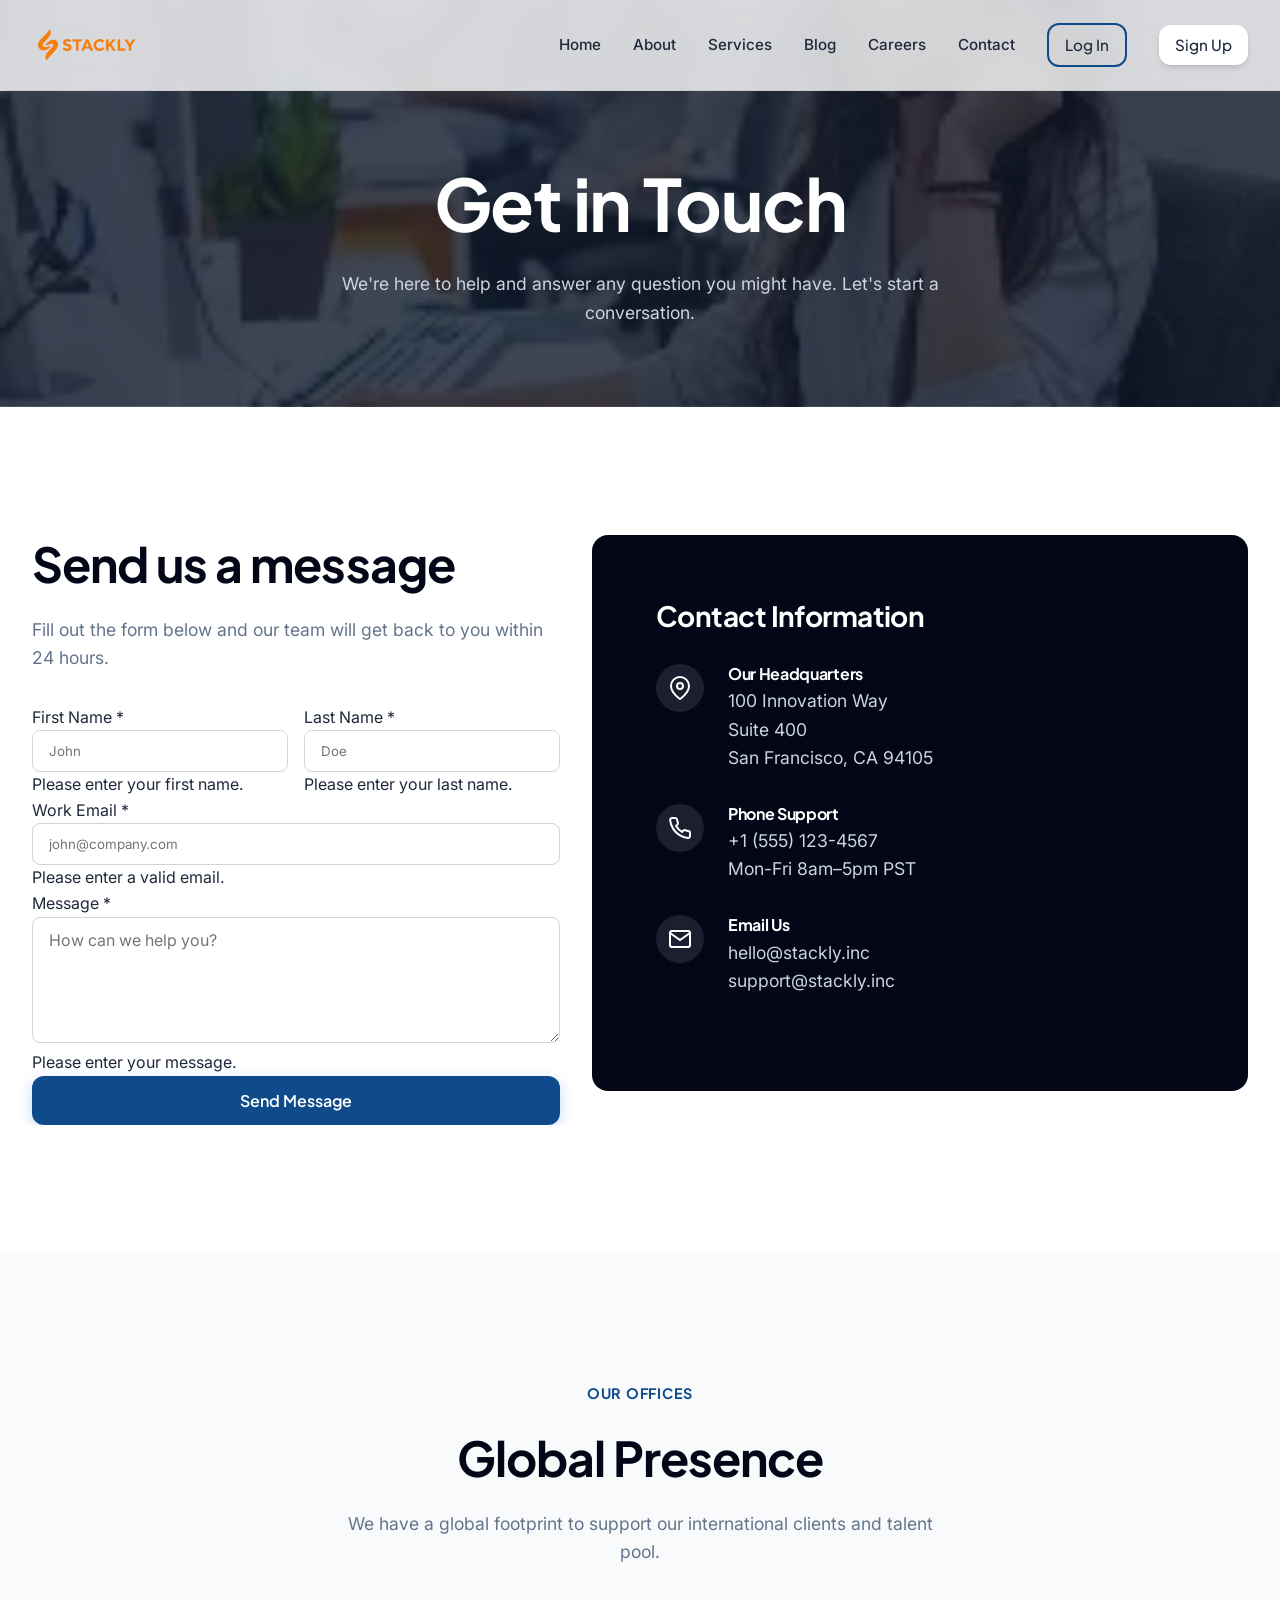
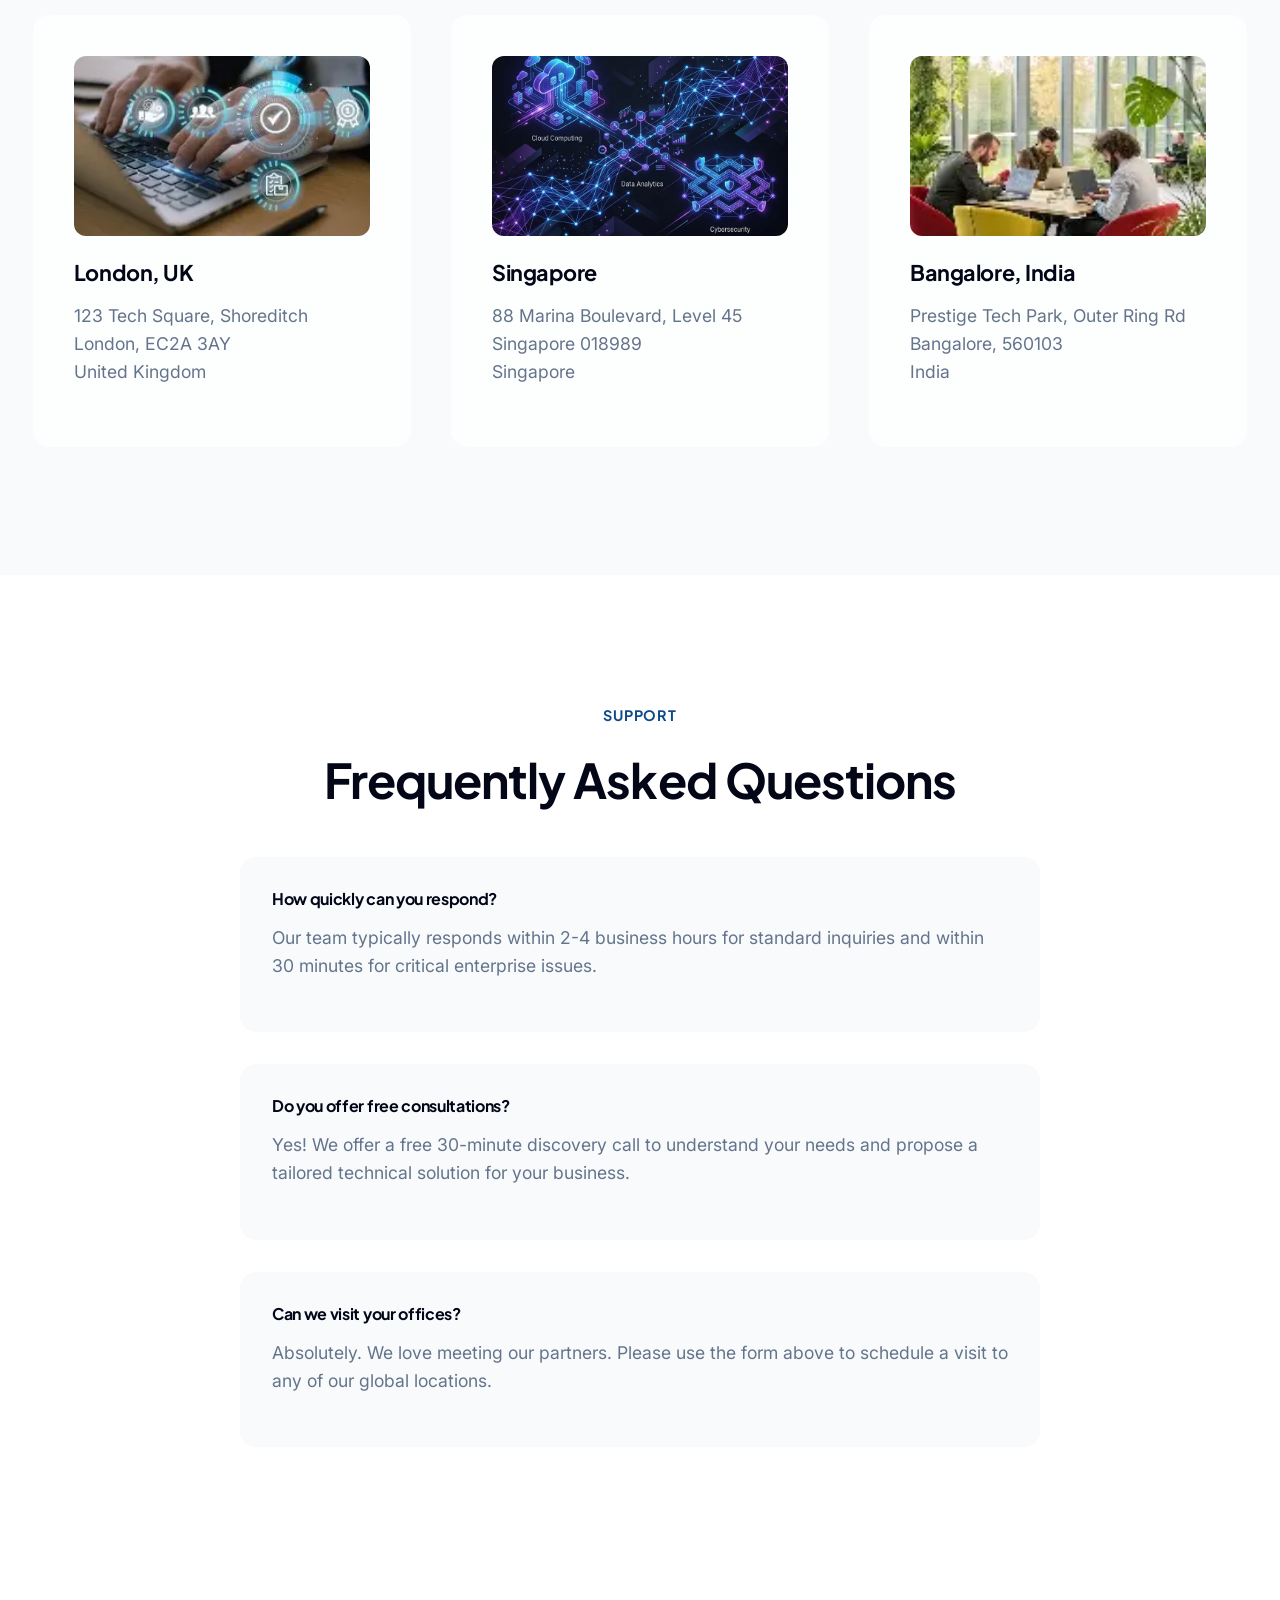
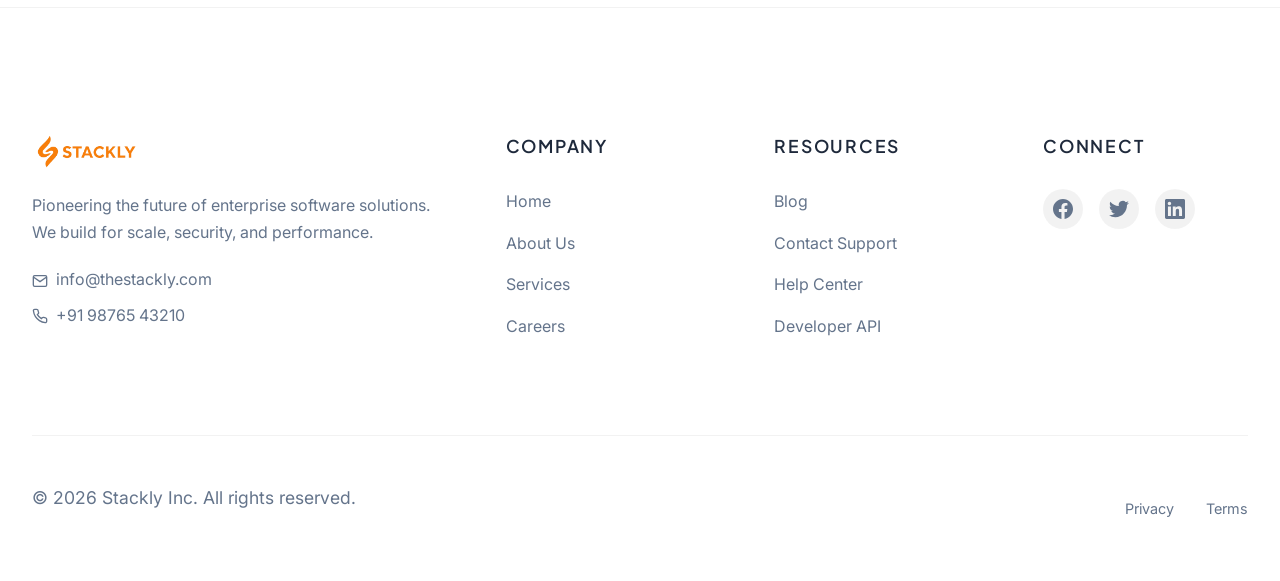
<file: contact.html>
<!DOCTYPE html>
<html lang="en">

<head>
    <meta charset="UTF-8">
    <meta name="viewport" content="width=device-width, initial-scale=1.0">
    <title>Contact Us - Stackly</title>
    <link rel="stylesheet" href="css/style.css">
</head>

<body>
    <div class="preloader">
        <div class="preloader-content">
            <img src="logo1.webp" alt="Stackly Logo" class="preloader-logo">
            <div class="loading-dots"><span></span><span></span><span></span></div>
        </div>
    </div>
    <header>
        <div class="container nav-container">
            <a href="index.html" class="logo"><img src="logo1.webp" alt="Stackly Logo"
                    style="height: 32px; width: auto;"></a>
            <nav class="nav-links">
                <a href="index.html">Home</a><a href="about.html">About</a><a href="services.html">Services</a><a
                    href="blog.html">Blog</a><a href="career.html">Careers</a><a href="contact.html">Contact</a>
                <a href="login.html" class="btn btn-outline" style="padding:0.5rem 1rem;">Log In</a>
                <a href="signup.html" class="btn btn-white" style="padding:0.5rem 1rem;">Sign Up</a>
            </nav>
            <button class="mobile-menu-btn">&#9776;</button>
        </div>
    </header>

    <main>
        <div class="page-hero"
            style="background-image: linear-gradient(rgba(15, 23, 42, 0.8), rgba(15, 23, 42, 0.8)), url('assets/contact_hero.webp');">
            <div class="container animate-on-scroll">
                <h1>Get in Touch</h1>
                <p>We're here to help and answer any question you might have. Let's start a conversation.</p>
            </div>
        </div>

        <section class="section">
            <div class="container">
                <div class="flex-layout" style="align-items: flex-start;">
                    <div class="contact-form-container animate-slide-left">
                        <h2>Send us a message</h2>
                        <p>Fill out the form below and our team will get back to you within 24 hours.</p>
                        <form id="contactForm" style="margin-top:2rem;">
                            <div class="flex-layout" style="gap:1rem; min-height: auto;">
                                <div class="form-group" style="min-width: 0; flex: 1;">
                                    <label for="fname">First Name *</label>
                                    <input type="text" id="fname" placeholder="John" required
                                        style="background:white;border:1px solid #cbd5e1;color:var(--text-main);width:100%;padding:0.75rem 1rem;border-radius:0.5rem;outline:none;font-family:inherit;">
                                    <div class="form-error">Please enter your first name.</div>
                                </div>
                                <div class="form-group" style="min-width: 0; flex: 1;">
                                    <label for="lname">Last Name *</label>
                                    <input type="text" id="lname" placeholder="Doe" required
                                        style="background:white;border:1px solid #cbd5e1;color:var(--text-main);width:100%;padding:0.75rem 1rem;border-radius:0.5rem;outline:none;font-family:inherit;">
                                    <div class="form-error">Please enter your last name.</div>
                                </div>
                            </div>
                            <div class="form-group">
                                <label for="email">Work Email *</label>
                                <input type="email" id="email" placeholder="john@company.com" required
                                    style="background:white;border:1px solid #cbd5e1;color:var(--text-main);width:100%;padding:0.75rem 1rem;border-radius:0.5rem;outline:none;font-family:inherit;">
                                <div class="form-error">Please enter a valid email.</div>
                            </div>
                            <div class="form-group">
                                <label for="message">Message *</label>
                                <textarea id="message" rows="5" placeholder="How can we help you?" required
                                    style="width:100%;padding:0.75rem 1rem;border-radius:0.5rem;border:1px solid #cbd5e1;outline:none;font-family:inherit;font-size:1rem;color:var(--text-main);"></textarea>
                                <div class="form-error">Please enter your message.</div>
                            </div>
                            <button type="submit" class="btn btn-primary" style="width: 100%;">Send Message</button>
                        </form>
                    </div>
                    <div class="contact-info animate-slide-right delay-1">
                        <h3 style="margin-bottom:2rem;">Contact Information</h3>
                        <div class="contact-item" style="margin-bottom: 2rem; display: flex; gap: 1.5rem;">
                            <div class="contact-icon"
                                style="flex-shrink: 0; width: 48px; height: 48px; border-radius: 50%; background: rgba(255,255,255,0.1); display: flex; align-items: center; justify-content: center; color: white;">
                                <svg width="24" height="24" viewBox="0 0 24 24" fill="none" stroke="currentColor"
                                    stroke-width="2">
                                    <path d="M21 10c0 7-9 13-9 13s-9-6-9-13a9 9 0 0 1 18 0z" />
                                    <circle cx="12" cy="10" r="3" />
                                </svg></div>
                            <div>
                                <h4 style="color:white;margin-bottom:0.25rem;">Our Headquarters</h4>
                                <p style="color:#cbd5e1;margin:0;">100 Innovation Way<br>Suite 400<br>San Francisco, CA
                                    94105</p>
                            </div>
                        </div>
                        <div class="contact-item" style="margin-bottom: 2rem; display: flex; gap: 1.5rem;">
                            <div class="contact-icon"
                                style="flex-shrink: 0; width: 48px; height: 48px; border-radius: 50%; background: rgba(255,255,255,0.1); display: flex; align-items: center; justify-content: center; color: white;">
                                <svg width="24" height="24" viewBox="0 0 24 24" fill="none" stroke="currentColor"
                                    stroke-width="2">
                                    <path
                                        d="M22 16.92v3a2 2 0 0 1-2.18 2 19.79 19.79 0 0 1-8.63-3.07 19.5 19.5 0 0 1-6-6 19.79 19.79 0 0 1-3.07-8.67A2 2 0 0 1 4.11 2h3a2 2 0 0 1 2 1.72 12.84 12.84 0 0 0 .7 2.81 2 2 0 0 1-.45 2.11L8.09 9.91a16 16 0 0 0 6 6l1.27-1.27a2 2 0 0 1 2.11-.45 12.84 12.84 0 0 0 2.81.7A2 2 0 0 1 22 16.92z" />
                                </svg></div>
                            <div>
                                <h4 style="color:white;margin-bottom:0.25rem;">Phone Support</h4>
                                <p style="color:#cbd5e1;margin:0;">+1 (555) 123-4567<br>Mon-Fri 8am–5pm PST</p>
                            </div>
                        </div>
                        <div class="contact-item" style="margin-bottom: 2rem; display: flex; gap: 1.5rem;">
                            <div class="contact-icon"
                                style="flex-shrink: 0; width: 48px; height: 48px; border-radius: 50%; background: rgba(255,255,255,0.1); display: flex; align-items: center; justify-content: center; color: white;">
                                <svg width="24" height="24" viewBox="0 0 24 24" fill="none" stroke="currentColor"
                                    stroke-width="2">
                                    <path
                                        d="M4 4h16c1.1 0 2 .9 2 2v12c0 1.1-.9 2-2 2H4c-1.1 0-2-.9-2-2V6c0-1.1.9-2 2-2z" />
                                    <polyline points="22,6 12,13 2,6" />
                                </svg></div>
                            <div>
                                <h4 style="color:white;margin-bottom:0.25rem;">Email Us</h4>
                                <p style="color:#cbd5e1;margin:0;">hello@stackly.inc<br>support@stackly.inc</p>
                            </div>
                        </div>
                    </div>
                </div>
            </div>
        </section>

        <!-- Global Presence -->
        <section class="section bg-light">
            <div class="container">
                <div class="text-center animate-on-scroll">
                    <span class="hero-subtitle">Our Offices</span>
                    <h2>Global Presence</h2>
                    <p style="max-width: 600px; margin: 0 auto 3rem;">We have a global footprint to support our
                        international clients and talent pool.</p>
                </div>
                <div class="grid-3">
                    <div class="card animate-on-scroll delay-1">
                        <img src="assets/service_hero.webp" alt="London Office"
                            style="width:100%; height: 180px; object-fit: cover; border-radius: var(--radius-md); margin-bottom: 1.5rem;">
                        <h3>London, UK</h3>
                        <p>123 Tech Square, Shoreditch<br>London, EC2A 3AY<br>United Kingdom</p>
                    </div>
                    <div class="card animate-on-scroll delay-2">
                        <img src="assets/services_hero.webp" alt="Singapore Office"
                            style="width:100%; height: 180px; object-fit: cover; border-radius: var(--radius-md); margin-bottom: 1.5rem;">
                        <h3>Singapore</h3>
                        <p>88 Marina Boulevard, Level 45<br>Singapore 018989<br>Singapore</p>
                    </div>
                    <div class="card animate-on-scroll delay-3">
                        <img src="assets/about_team.webp" alt="Bangalore Office"
                            style="width:100%; height: 180px; object-fit: cover; border-radius: var(--radius-md); margin-bottom: 1.5rem;">
                        <h3>Bangalore, India</h3>
                        <p>Prestige Tech Park, Outer Ring Rd<br>Bangalore, 560103<br>India</p>
                    </div>
                </div>
            </div>
        </section>

        <!-- FAQ Section -->
        <section class="section">
            <div class="container">
                <div class="text-center animate-on-scroll">
                    <span class="hero-subtitle">Support</span>
                    <h2>Frequently Asked Questions</h2>
                </div>
                <div style="max-width: 800px; margin: 3rem auto 0;" class="animate-on-scroll delay-1">
                    <div
                        style="margin-bottom: 2rem; padding: 2rem; background: var(--bg-light); border-radius: var(--radius-lg);">
                        <h4 style="margin-bottom: 1rem;">How quickly can you respond?</h4>
                        <p>Our team typically responds within 2-4 business hours for standard inquiries and within 30
                            minutes for critical enterprise issues.</p>
                    </div>
                    <div
                        style="margin-bottom: 2rem; padding: 2rem; background: var(--bg-light); border-radius: var(--radius-lg);">
                        <h4 style="margin-bottom: 1rem;">Do you offer free consultations?</h4>
                        <p>Yes! We offer a free 30-minute discovery call to understand your needs and propose a tailored
                            technical solution for your business.</p>
                    </div>
                    <div
                        style="margin-bottom: 2rem; padding: 2rem; background: var(--bg-light); border-radius: var(--radius-lg);">
                        <h4 style="margin-bottom: 1rem;">Can we visit your offices?</h4>
                        <p>Absolutely. We love meeting our partners. Please use the form above to schedule a visit to
                            any of our global locations.</p>
                    </div>
                </div>
            </div>
        </section>
    </main>

    <footer>
        <div class="container">
            <div class="footer-grid">
                <div class="footer-col">
                    <a href="index.html" class="footer-logo">
                        <img src="logo1.webp" alt="Stackly Logo" style="height: 32px; width: auto;">
                    </a>
                    <p style="margin-top:1.5rem;">Pioneering the future of enterprise software solutions. We build for
                        scale, security, and performance.</p>
                    <div style="margin-top: 1rem; font-size: 0.9rem; color: var(--text-muted);">
                        <p style="margin-bottom: 0.5rem;"><svg width="16" height="16" viewBox="0 0 24 24" fill="none"
                                stroke="currentColor" stroke-width="2"
                                style="vertical-align: middle; margin-right: 8px;">
                                <path d="M4 4h16c1.1 0 2 .9 2 2v12c0 1.1-.9 2-2 2H4c-1.1 0-2-.9-2-2V6c0-1.1.9-2 2-2z">
                                </path>
                                <polyline points="22,6 12,13 2,6"></polyline>
                            </svg>info@thestackly.com</p>
                        <p><svg width="16" height="16" viewBox="0 0 24 24" fill="none" stroke="currentColor"
                                stroke-width="2" style="vertical-align: middle; margin-right: 8px;">
                                <path
                                    d="M22 16.92v3a2 2 0 0 1-2.18 2 19.79 19.79 0 0 1-8.63-3.07 19.5 19.5 0 0 1-6-6 19.79 19.79 0 0 1-3.07-8.67A2 2 0 0 1 4.11 2h3a2 2 0 0 1 2 1.72 12.84 12.84 0 0 0 .7 2.81 2 2 0 0 1-.45 2.11L8.09 9.91a16 16 0 0 0 6 6l1.27-1.27a2 2 0 0 1 2.11-.45 12.84 12.84 0 0 0 2.81.7A2 2 0 0 1 22 16.92z">
                                </path>
                            </svg>+91 98765 43210</p>
                    </div>
                </div>
                <div class="footer-col">
                    <h4>Company</h4>
                    <ul>
                        <li><a href="index.html">Home</a></li>
                        <li><a href="about.html">About Us</a></li>
                        <li><a href="services.html">Services</a></li>
                        <li><a href="career.html">Careers</a></li>
                    </ul>
                </div>
                <div class="footer-col">
                    <h4>Resources</h4>
                    <ul>
                        <li><a href="blog.html">Blog</a></li>
                        <li><a href="contact.html">Contact Support</a></li>
                        <li><a href="404.html">Help Center</a></li>
                        <li><a href="404.html">Developer API</a></li>
                    </ul>
                </div>
                <div class="footer-col">
                    <h4>Connect</h4>
                    <div class="social-icons" style="display:flex; gap: 1rem;">
                        <a href="404.html" class="social-icon" style="color:var(--text-muted);"><svg width="20"
                                height="20" viewBox="0 0 24 24" fill="currentColor">
                                <path
                                    d="M24 12.073c0-6.627-5.373-12-12-12s-12 5.373-12 12c0 5.99 4.388 10.954 10.125 11.854v-8.385H7.078v-3.47h3.047V9.43c0-3.007 1.792-4.669 4.533-4.669 1.312 0 2.686.235 2.686.235v2.953H15.83c-1.491 0-1.956.925-1.956 1.874v2.25h3.328l-.532 3.47h-2.796v8.385C19.612 23.027 24 18.062 24 12.073z" />
                            </svg></a>
                        <a href="404.html" class="social-icon" style="color:var(--text-muted);"><svg width="20"
                                height="20" viewBox="0 0 24 24" fill="currentColor">
                                <path
                                    d="M23.953 4.57a10 10 0 01-2.825.775 4.958 4.958 0 002.163-2.723c-.951.555-2.005.959-3.127 1.184a4.92 4.92 0 00-8.384 4.482C7.69 8.095 4.067 6.13 1.64 3.162a4.822 4.822 0 00-.666 2.475c0 1.71.87 3.213 2.188 4.096a4.904 4.904 0 01-2.228-.616v.06a4.923 4.923 0 003.946 4.84 4.996 4.996 0 01-2.212.085 4.936 4.936 0 004.604 3.417 9.867 9.867 0 01-6.102 2.105c-.39 0-.779-.023-1.17-.067a13.995 13.995 0 007.557 2.209c9.053 0 13.998-7.496 13.998-13.985 0-.21 0-.42-.015-.63A9.935 9.935 0 0024 4.59z" />
                            </svg></a>
                        <a href="404.html" class="social-icon" style="color:var(--text-muted);"><svg width="20"
                                height="20" viewBox="0 0 24 24" fill="currentColor">
                                <path
                                    d="M20.447 20.452h-3.554v-5.569c0-1.328-.027-3.037-1.852-3.037-1.853 0-2.136 1.445-2.136 2.939v5.667H9.351V9h3.414v1.561h.046c.477-.9 1.637-1.85 3.37-1.85 3.601 0 4.267 2.37 4.267 5.455v6.286zM5.337 7.433c-1.144 0-2.063-.926-2.063-2.065 0-1.138.92-2.063 2.063-2.063 1.14 0 2.064.925 2.064 2.063 0 1.139-.925 2.065-2.064 2.065zm1.782 13.019H3.555V9h3.564v11.452zM22.225 0H1.771C.792 0 0 .774 0 1.729v20.542C0 23.227.792 24 1.771 24h20.451C23.2 24 24 23.227 24 22.271V1.729C24 .774 23.2 0 22.222 0h.003z" />
                            </svg></a>
                    </div>
                </div>
            </div>
            <div class="footer-bottom">
                <p>&copy; 2026 Stackly Inc. All rights reserved.</p>
                <div style="display:flex; gap: 2rem;">
                    <a href="404.html">Privacy</a>
                    <a href="404.html">Terms</a>
                </div>
            </div>
        </div>
    </footer>
    <script src="js/main.js"></script>
</body>

</html>
</file>
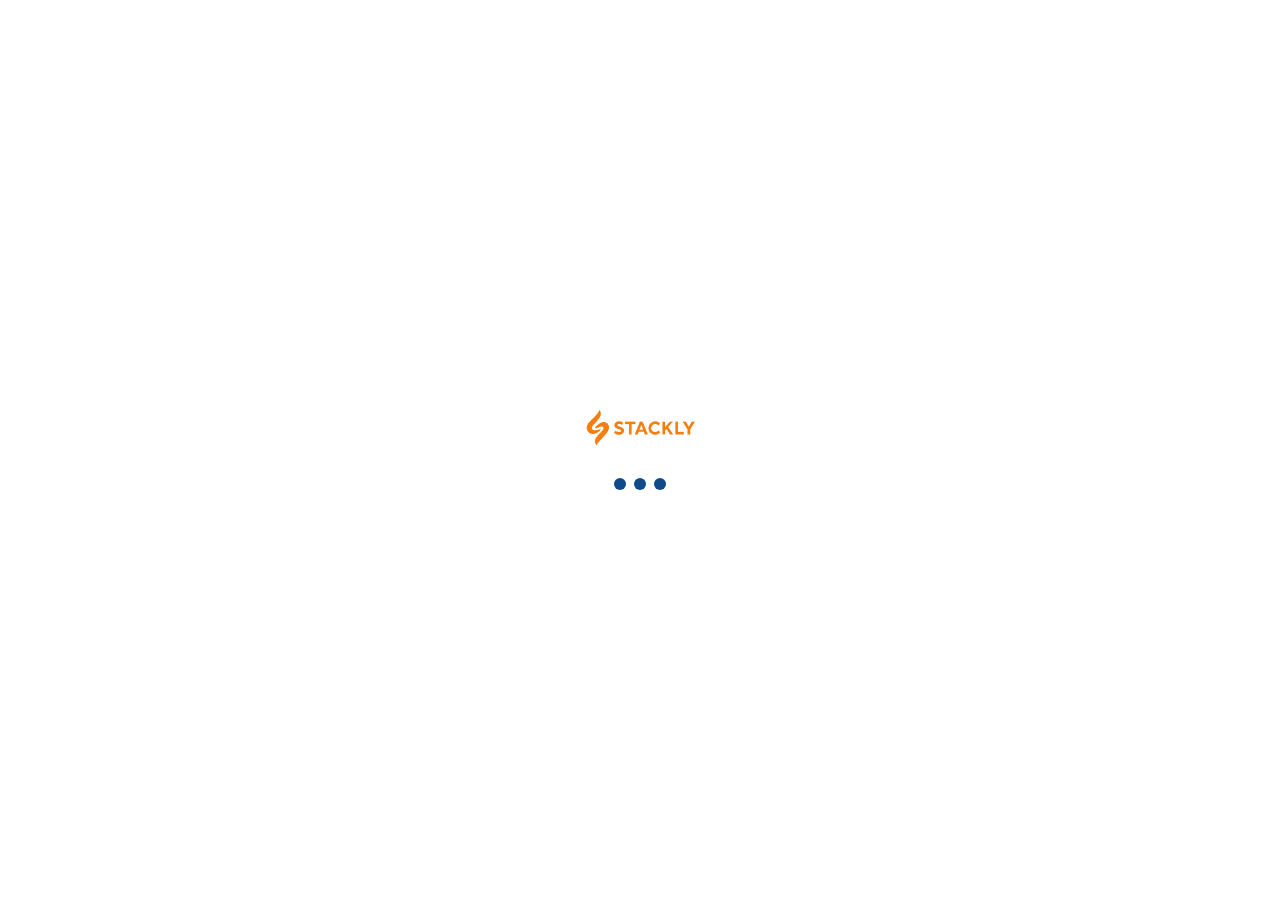
<file: login.html>
<!DOCTYPE html>
<html lang="en">

<head>
    <meta charset="UTF-8">
    <meta name="viewport" content="width=device-width, initial-scale=1.0">
    <title>Log In - Stackly</title>
    <link rel="stylesheet" href="css/style.css">
</head>

<body>
    <div class="preloader">
        <div class="preloader-content">
            <img src="logo1.webp" alt="Stackly Logo" class="preloader-logo">
            <div class="loading-dots"><span></span><span></span><span></span></div>
        </div>
    </div>

    <main class="auth-page" style="position: relative; min-height: 100vh; display: flex; align-items: center; justify-content: center; overflow: hidden;">
        <img src="assets/login_bg.webp" alt="Background" class="auth-bg" style="position: absolute; top: 0; left: 0; width: 100%; height: 100%; object-fit: cover; z-index: -1; filter: brightness(0.4);">

        <div class="auth-card animate-scale" style="background: rgba(15, 23, 42, 0.7); backdrop-filter: blur(20px); -webkit-backdrop-filter: blur(20px); border: 1px solid rgba(255, 255, 255, 0.1); padding: 3rem; border-radius: var(--radius-lg); width: 100%; max-width: 450px; box-shadow: var(--shadow-2xl); color: white;">
            <div style="text-align: center; margin-bottom: 2rem;" class="animate-on-scroll">
                <a href="index.html" class="logo" style="justify-content: center;"><img src="logo1.webp"
                        alt="Stackly Logo" style="height: 48px; width: auto;"></a>
            </div>

            <h2 style="text-align: center; margin-bottom: 0.5rem; color: white;" class="animate-on-scroll delay-1">Welcome Back</h2>
            <p style="text-align: center; color: #94a3b8; margin-bottom: 2rem;" class="animate-on-scroll delay-2">Sign in to access your enterprise dashboard.</p>

            <form id="authForm">
                <div class="form-group animate-on-scroll delay-3" style="margin-bottom: 1.5rem;">
                    <label for="email" style="display: block; margin-bottom: 0.5rem; font-weight: 500;">Email Address</label>
                    <input type="email" id="email" placeholder="name@company.com" required style="width: 100%; padding: 0.75rem 1rem; border-radius: 0.5rem; border: 1px solid rgba(255, 255, 255, 0.1); background: rgba(255, 255, 255, 0.05); color: white; outline: none; font-family: inherit; transition: all 0.3s;" onfocus="this.style.borderColor='var(--primary-accent)'; this.style.background='rgba(255,255,255,0.1)';" onblur="this.style.borderColor='rgba(255,255,255,0.1)'; this.style.background='rgba(255,255,255,0.05)';">
                </div>

                <div class="form-group animate-on-scroll delay-4" style="margin-bottom: 1.5rem;">
                    <div style="display: flex; justify-content: space-between; margin-bottom: 0.5rem;">
                        <label for="password" style="font-weight: 500;">Password</label>
                        <a href="#" style="font-size: 0.75rem; color: var(--primary-accent);">Forgot Password?</a>
                    </div>
                    <input type="password" id="password" placeholder="••••••••" required style="width: 100%; padding: 0.75rem 1rem; border-radius: 0.5rem; border: 1px solid rgba(255, 255, 255, 0.1); background: rgba(255, 255, 255, 0.05); color: white; outline: none; font-family: inherit; transition: all 0.3s;" onfocus="this.style.borderColor='var(--primary-accent)'; this.style.background='rgba(255,255,255,0.1)';" onblur="this.style.borderColor='rgba(255,255,255,0.1)'; this.style.background='rgba(255,255,255,0.05)';">
                </div>

                <div class="form-group animate-on-scroll delay-5" style="display: flex; align-items: center; gap: 0.5rem; margin-bottom: 2rem;">
                    <input type="checkbox" id="remember" style="width: auto;">
                    <label for="remember" style="margin-bottom: 0; font-size: 0.9rem; font-weight: normal; color: #cbd5e1;">Remember me</label>
                </div>

                <div class="animate-scale delay-5">
                    <button type="submit" class="btn btn-primary" style="width: 100%; padding: 1rem;">Sign In</button>
                </div>
            </form>

            <div class="auth-links animate-on-scroll delay-5"
                style="display: flex; flex-direction: column; gap: 0.75rem; align-items: center; margin-top: 2rem;">
                <span style="color: #94a3b8;">Don't have an account? <a href="signup.html" style="color: var(--primary-accent); font-weight: 600;">Sign up</a></span>
                <a href="index.html" style="font-size: 0.875rem; color: #94a3b8; text-decoration: none; transition: color 0.3s;" onmouseover="this.style.color='white'" onmouseout="this.style.color='#94a3b8'">&larr; Back to Home</a>
            </div>
        </div>
    </main>


    <script src="js/main.js"></script>
</body>

</html>
</file>
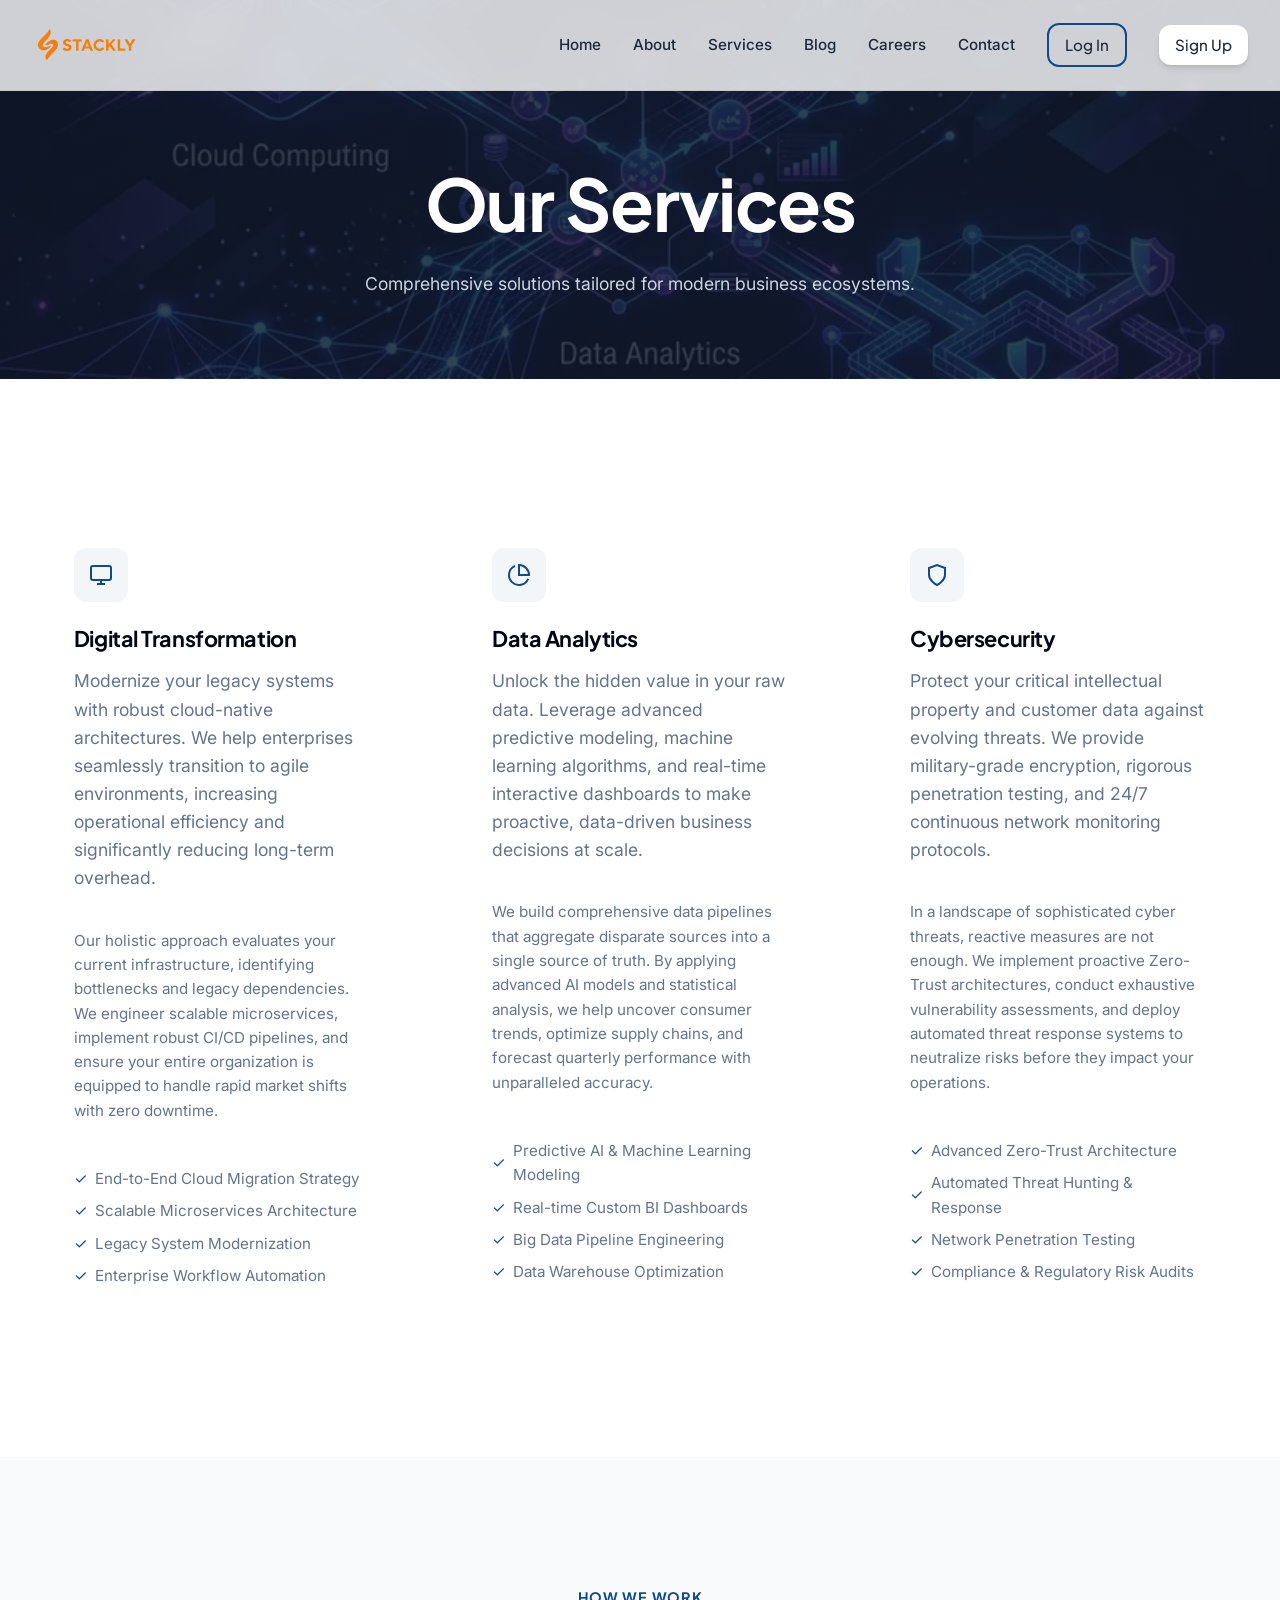
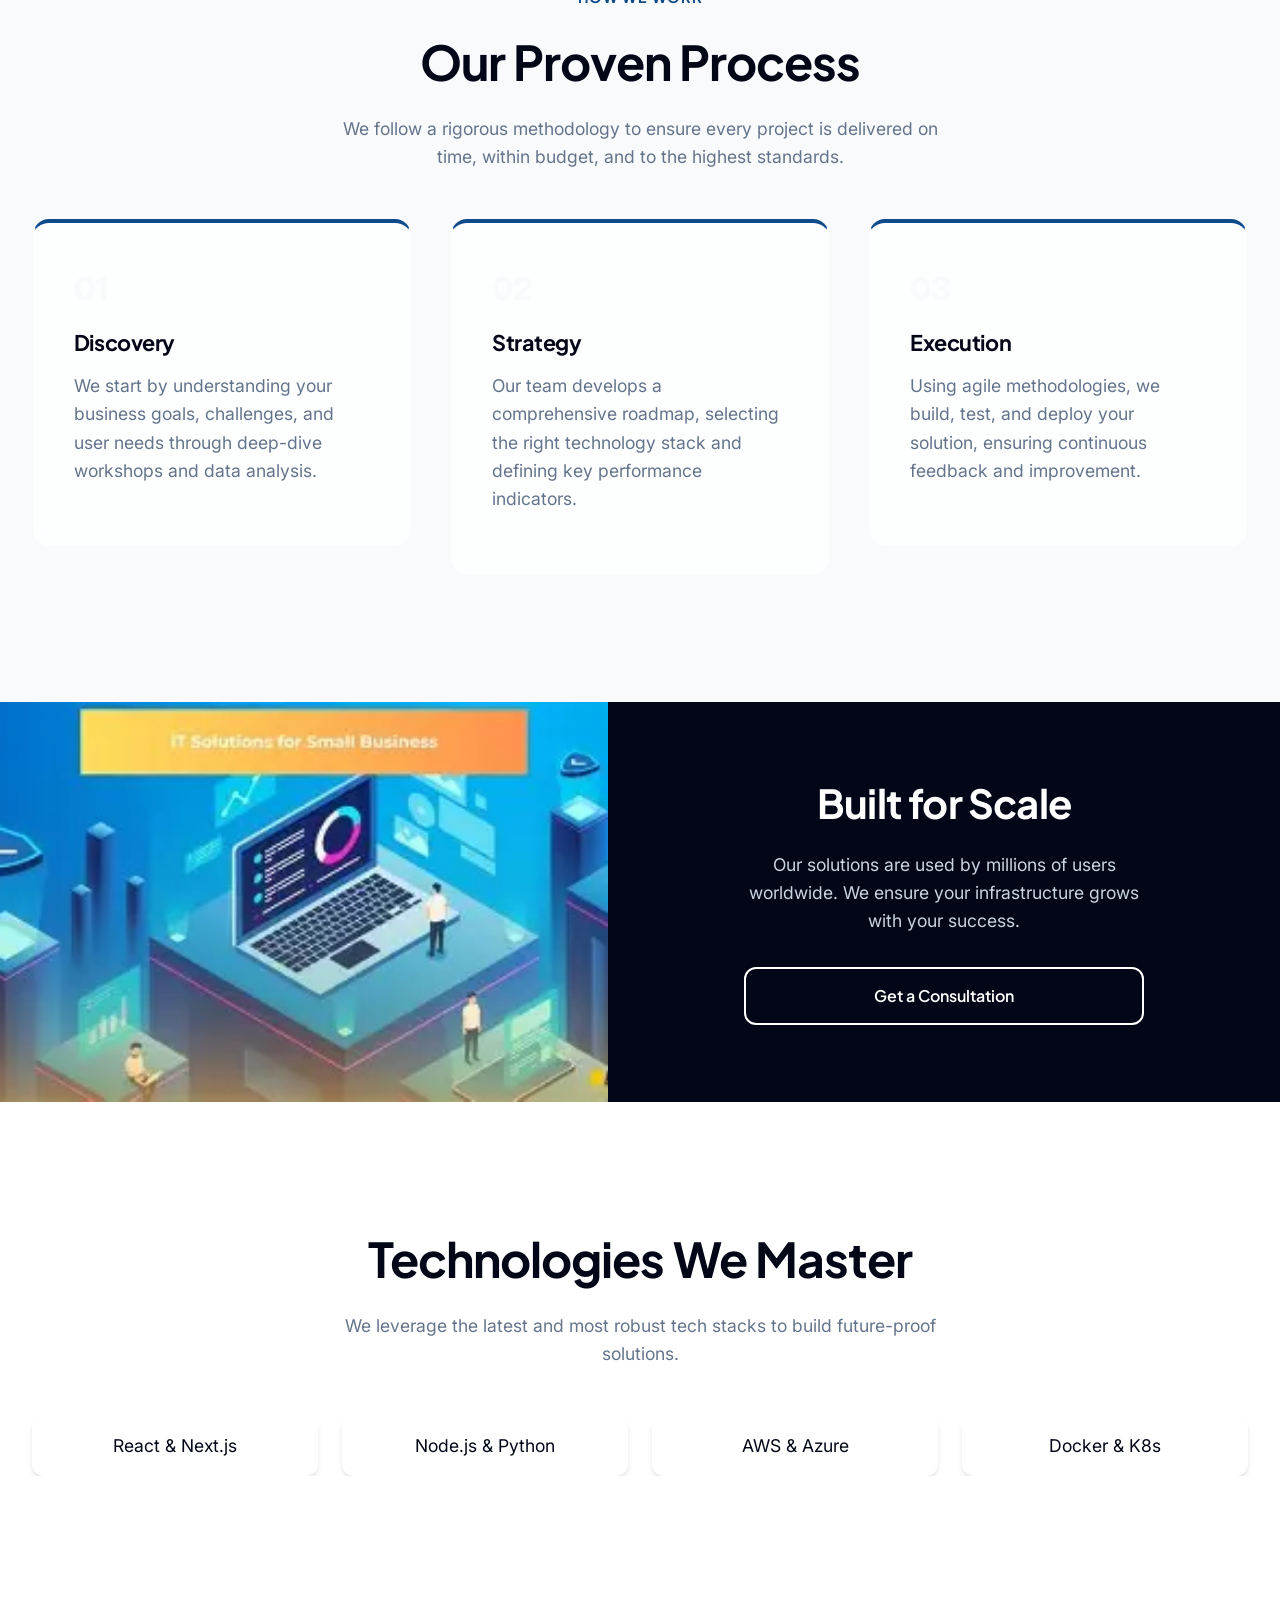
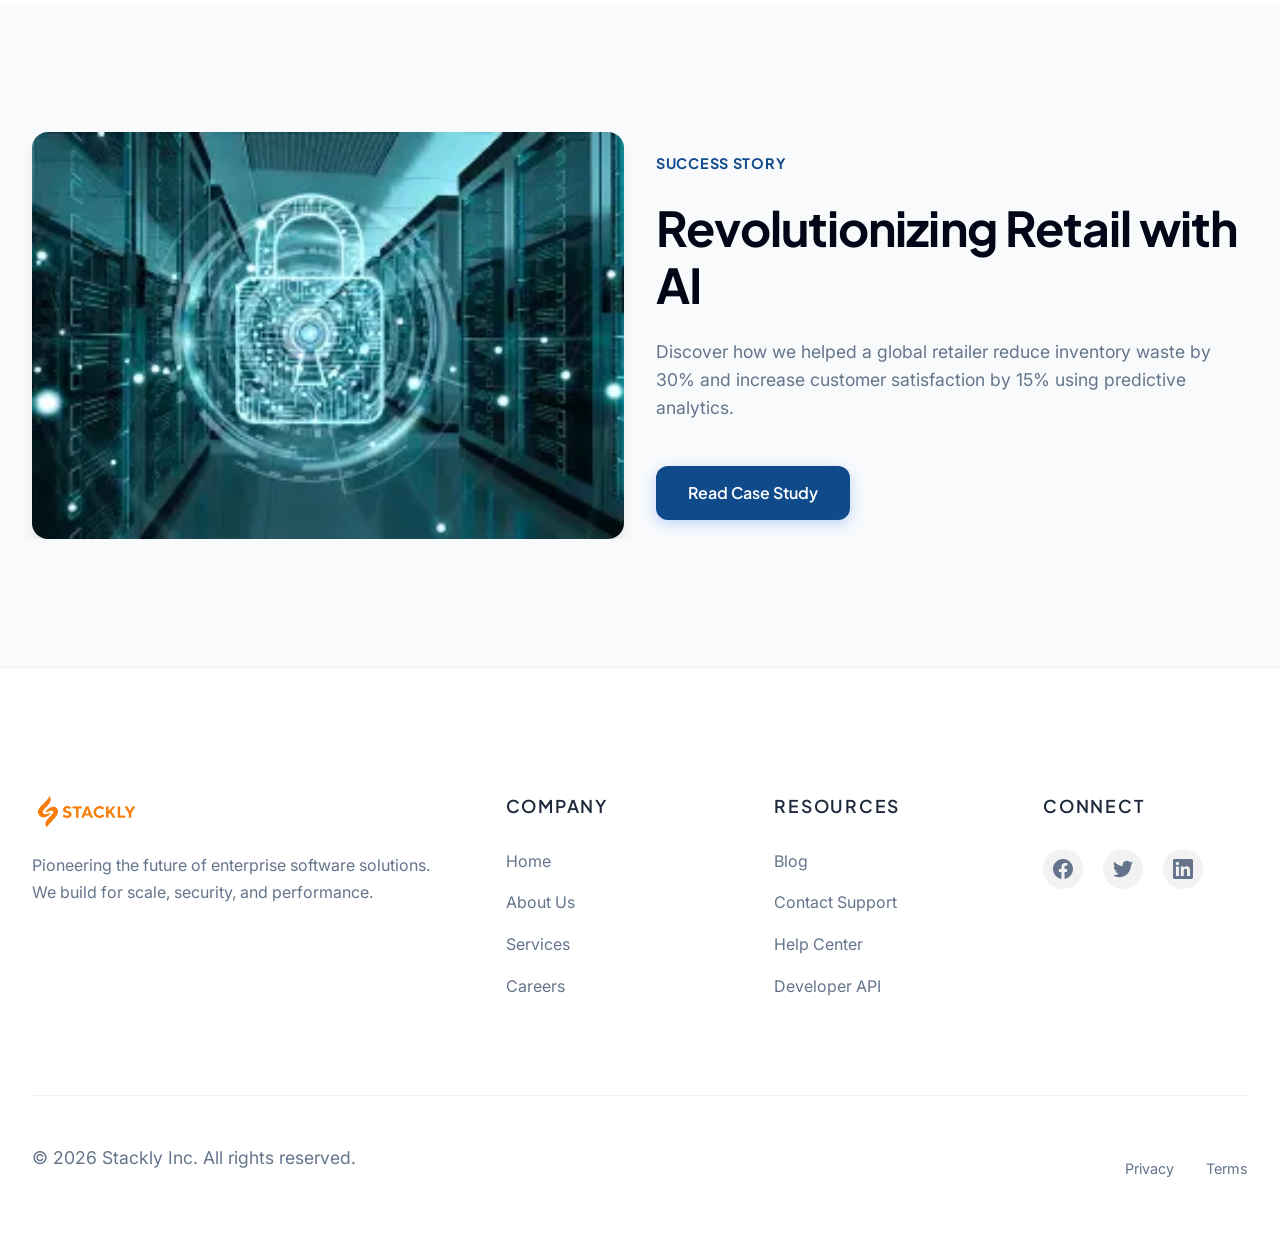
<file: services.html>
<!DOCTYPE html>
<html lang="en">

<head>
    <meta charset="UTF-8">
    <meta name="viewport" content="width=device-width, initial-scale=1.0">
    <title>Services - Stackly</title>
    <link rel="stylesheet" href="css/style.css">
</head>

<body>
    <div class="preloader">
        <div class="preloader-content">
            <img src="logo1.webp" alt="Stackly Logo" class="preloader-logo">
            <div class="loading-dots"><span></span><span></span><span></span></div>
        </div>
    </div>
    <header>
        <div class="container nav-container">
            <a href="index.html" class="logo"><img src="logo1.webp" alt="Stackly Logo"
                    style="height: 32px; width: auto;"></a>
            <nav class="nav-links">
                <a href="index.html">Home</a><a href="about.html">About</a><a href="services.html">Services</a><a
                    href="blog.html">Blog</a><a href="career.html">Careers</a><a href="contact.html">Contact</a>
                <a href="login.html" class="btn btn-outline" style="padding:0.5rem 1rem;">Log In</a>
                <a href="signup.html" class="btn btn-white" style="padding:0.5rem 1rem;">Sign Up</a>
            </nav>
            <button class="mobile-menu-btn">&#9776;</button>
        </div>
    </header>

    <main>
        <div class="page-hero" style="background-image: linear-gradient(rgba(15, 23, 42, 0.8), rgba(15, 23, 42, 0.8)), url('assets/services_hero.webp');">
            <div class="container animate-scale">
                <h1>Our Services</h1>
                <p>Comprehensive solutions tailored for modern business ecosystems.</p>
            </div>
        </div>

        <section class="section">
            <div class="container">
                <div class="grid-3">
                    <div class="card animate-slide-left">
                        <div class="card-icon"><svg width="24" height="24" viewBox="0 0 24 24" fill="none" stroke="currentColor" stroke-width="2"><rect x="2" y="3" width="20" height="14" rx="2" ry="2" /><line x1="8" y1="21" x2="16" y2="21" /><line x1="12" y1="17" x2="12" y2="21" /></svg></div>
                        <h3>Digital Transformation</h3>
                        <p>Modernize your legacy systems with robust cloud-native architectures. We help enterprises seamlessly transition to agile environments, increasing operational efficiency and significantly reducing long-term overhead.</p>
                        <p style="margin-top: 1rem; color: var(--text-muted); font-size: 0.95rem;">Our holistic approach evaluates your current infrastructure, identifying bottlenecks and legacy dependencies. We engineer scalable microservices, implement robust CI/CD pipelines, and ensure your entire organization is equipped to handle rapid market shifts with zero downtime.</p>
                        <ul style="list-style: none; padding: 0; margin-top: 1.5rem; color: var(--text-muted); font-size: 0.95rem; text-align: left;">
                            <li style="margin-bottom: 0.5rem; display: flex; align-items: center; gap: 8px;"><span style="color: var(--primary-accent);">✓</span> End-to-End Cloud Migration Strategy</li>
                            <li style="margin-bottom: 0.5rem; display: flex; align-items: center; gap: 8px;"><span style="color: var(--primary-accent);">✓</span> Scalable Microservices Architecture</li>
                            <li style="margin-bottom: 0.5rem; display: flex; align-items: center; gap: 8px;"><span style="color: var(--primary-accent);">✓</span> Legacy System Modernization</li>
                            <li style="display: flex; align-items: center; gap: 8px;"><span style="color: var(--primary-accent);">✓</span> Enterprise Workflow Automation</li>
                        </ul>
                    </div>
                    <div class="card animate-on-scroll delay-1">
                        <div class="card-icon"><svg width="24" height="24" viewBox="0 0 24 24" fill="none" stroke="currentColor" stroke-width="2"><path d="M21.21 15.89A10 10 0 1 1 8 2.83" /><path d="M22 12A10 10 0 0 0 12 2v10z" /></svg></div>
                        <h3>Data Analytics</h3>
                        <p>Unlock the hidden value in your raw data. Leverage advanced predictive modeling, machine learning algorithms, and real-time interactive dashboards to make proactive, data-driven business decisions at scale.</p>
                        <p style="margin-top: 1rem; color: var(--text-muted); font-size: 0.95rem;">We build comprehensive data pipelines that aggregate disparate sources into a single source of truth. By applying advanced AI models and statistical analysis, we help uncover consumer trends, optimize supply chains, and forecast quarterly performance with unparalleled accuracy.</p>
                        <ul style="list-style: none; padding: 0; margin-top: 1.5rem; color: var(--text-muted); font-size: 0.95rem; text-align: left;">
                            <li style="margin-bottom: 0.5rem; display: flex; align-items: center; gap: 8px;"><span style="color: var(--primary-accent);">✓</span> Predictive AI & Machine Learning Modeling</li>
                            <li style="margin-bottom: 0.5rem; display: flex; align-items: center; gap: 8px;"><span style="color: var(--primary-accent);">✓</span> Real-time Custom BI Dashboards</li>
                            <li style="margin-bottom: 0.5rem; display: flex; align-items: center; gap: 8px;"><span style="color: var(--primary-accent);">✓</span> Big Data Pipeline Engineering</li>
                            <li style="display: flex; align-items: center; gap: 8px;"><span style="color: var(--primary-accent);">✓</span> Data Warehouse Optimization</li>
                        </ul>
                    </div>
                    <div class="card animate-slide-right delay-2">
                        <div class="card-icon"><svg width="24" height="24" viewBox="0 0 24 24" fill="none" stroke="currentColor" stroke-width="2"><path d="M12 22s8-4 8-10V5l-8-3-8 3v7c0 6 8 10 8 10z" /></svg></div>
                        <h3>Cybersecurity</h3>
                        <p>Protect your critical intellectual property and customer data against evolving threats. We provide military-grade encryption, rigorous penetration testing, and 24/7 continuous network monitoring protocols.</p>
                        <p style="margin-top: 1rem; color: var(--text-muted); font-size: 0.95rem;">In a landscape of sophisticated cyber threats, reactive measures are not enough. We implement proactive Zero-Trust architectures, conduct exhaustive vulnerability assessments, and deploy automated threat response systems to neutralize risks before they impact your operations.</p>
                        <ul style="list-style: none; padding: 0; margin-top: 1.5rem; color: var(--text-muted); font-size: 0.95rem; text-align: left;">
                            <li style="margin-bottom: 0.5rem; display: flex; align-items: center; gap: 8px;"><span style="color: var(--primary-accent);">✓</span> Advanced Zero-Trust Architecture</li>
                            <li style="margin-bottom: 0.5rem; display: flex; align-items: center; gap: 8px;"><span style="color: var(--primary-accent);">✓</span> Automated Threat Hunting & Response</li>
                            <li style="margin-bottom: 0.5rem; display: flex; align-items: center; gap: 8px;"><span style="color: var(--primary-accent);">✓</span> Network Penetration Testing</li>
                            <li style="display: flex; align-items: center; gap: 8px;"><span style="color: var(--primary-accent);">✓</span> Compliance & Regulatory Risk Audits</li>
                        </ul>
                    </div>
                </div>
            </div>
        </section>

        <!-- Process Section -->
        <section class="section bg-light">
            <div class="container">
                <div class="text-center animate-on-scroll">
                    <span class="hero-subtitle">How We Work</span>
                    <h2>Our Proven Process</h2>
                    <p style="max-width: 600px; margin: 0 auto 3rem;">We follow a rigorous methodology to ensure every project is delivered on time, within budget, and to the highest standards.</p>
                </div>
                <div class="grid-3">
                    <div class="card animate-on-scroll delay-1" style="border-top: 4px solid var(--primary-accent);">
                        <span style="font-size: 2rem; font-weight: 800; color: var(--bg-light); margin-bottom: 1rem; display: block;">01</span>
                        <h3>Discovery</h3>
                        <p>We start by understanding your business goals, challenges, and user needs through deep-dive workshops and data analysis.</p>
                    </div>
                    <div class="card animate-on-scroll delay-2" style="border-top: 4px solid var(--primary-accent);">
                        <span style="font-size: 2rem; font-weight: 800; color: var(--bg-light); margin-bottom: 1rem; display: block;">02</span>
                        <h3>Strategy</h3>
                        <p>Our team develops a comprehensive roadmap, selecting the right technology stack and defining key performance indicators.</p>
                    </div>
                    <div class="card animate-on-scroll delay-3" style="border-top: 4px solid var(--primary-accent);">
                        <span style="font-size: 2rem; font-weight: 800; color: var(--bg-light); margin-bottom: 1rem; display: block;">03</span>
                        <h3>Execution</h3>
                        <p>Using agile methodologies, we build, test, and deploy your solution, ensuring continuous feedback and improvement.</p>
                    </div>
                </div>
            </div>
        </section>

        <!-- Image Break Section -->
        <section class="section" style="padding: 0;">
            <div class="flex-layout" style="gap:0;">
                <div style="min-height: 400px; background: url('assets/it solution.webp') center/cover no-repeat;" class="animate-slide-left"></div>
                <div style="min-height: 400px; background: var(--primary-color); color: white; padding: 2rem; display: flex; flex-direction: column; justify-content: center; align-items: center; text-align: center;" class="animate-slide-right delay-1">
                    <div style="max-width: 400px; width: 100%;">
                        <h2 style="color:white; font-size: clamp(2rem, 4vw, 2.5rem);">Built for Scale</h2>
                        <p style="color:#cbd5e1; margin-bottom: 2rem;">Our solutions are used by millions of users worldwide. We ensure your infrastructure grows with your success.</p>
                        <a href="contact.html" class="btn btn-outline" style="color:white; border-color:white; width: 100%;">Get a Consultation</a>
                    </div>
                </div>
            </div>
        </section>

        <!-- Technologies Section -->
        <section class="section">
            <div class="container text-center">
                <h2 class="animate-on-scroll">Technologies We Master</h2>
                <p class="animate-on-scroll delay-1" style="max-width: 600px; margin: 0 auto 3rem;">We leverage the latest and most robust tech stacks to build future-proof solutions.</p>
                <div class="animate-scale delay-2" style="display: grid; grid-template-columns: repeat(auto-fit, minmax(200px, 1fr)); gap: 1.5rem; justify-items: center;">
                    <span class="job-tag" style="width: 100%; text-align: center; font-size:1.1rem; padding:1rem; background:white; box-shadow:var(--shadow-md); color:var(--primary-color); border-radius: var(--radius-md);">React & Next.js</span>
                    <span class="job-tag" style="width: 100%; text-align: center; font-size:1.1rem; padding:1rem; background:white; box-shadow:var(--shadow-md); color:var(--primary-color); border-radius: var(--radius-md);">Node.js & Python</span>
                    <span class="job-tag" style="width: 100%; text-align: center; font-size:1.1rem; padding:1rem; background:white; box-shadow:var(--shadow-md); color:var(--primary-color); border-radius: var(--radius-md);">AWS & Azure</span>
                    <span class="job-tag" style="width: 100%; text-align: center; font-size:1.1rem; padding:1rem; background:white; box-shadow:var(--shadow-md); color:var(--primary-color); border-radius: var(--radius-md);">Docker & K8s</span>
                </div>
            </div>
        </section>

        <!-- Case Study Section -->
        <section class="section bg-light">
            <div class="container">
                <div class="flex-layout">
                    <div class="animate-slide-left">
                        <img src="assets/img9.webp" alt="Case Study" class="card-img" style="min-height: 300px; width: 100%; object-fit: cover; border-radius: var(--radius-lg); box-shadow: var(--shadow-lg);">
                    </div>
                    <div class="animate-slide-right delay-1">
                        <span class="hero-subtitle">Success Story</span>
                        <h2>Revolutionizing Retail with AI</h2>
                        <p>Discover how we helped a global retailer reduce inventory waste by 30% and increase customer satisfaction by 15% using predictive analytics.</p>
                        <a href="blog.html" class="btn btn-primary" style="margin-top: 1.5rem; display: inline-block;">Read Case Study</a>
                    </div>
                </div>
            </div>
        </section>

    </main>

    <footer>
        <div class="container">
            <div class="footer-grid">
                <div class="footer-col">
                    <a href="index.html" class="footer-logo">
                        <img src="logo1.webp" alt="Stackly Logo" style="height: 32px; width: auto;">
                    </a>
                    <p style="margin-top:1.5rem;">Pioneering the future of enterprise software solutions. We build for scale, security, and performance.</p>
                </div>
                <div class="footer-col">
                    <h4>Company</h4>
                    <ul>
                        <li><a href="index.html">Home</a></li>
                        <li><a href="about.html">About Us</a></li>
                        <li><a href="services.html">Services</a></li>
                        <li><a href="career.html">Careers</a></li>
                    </ul>
                </div>
                <div class="footer-col">
                    <h4>Resources</h4>
                    <ul>
                        <li><a href="blog.html">Blog</a></li>
                        <li><a href="contact.html">Contact Support</a></li>
                        <li><a href="404.html">Help Center</a></li>
                        <li><a href="404.html">Developer API</a></li>
                    </ul>
                </div>
                <div class="footer-col">
                    <h4>Connect</h4>
                    <div class="social-icons">
                        <a href="#" class="social-icon"><svg width="20" height="20" viewBox="0 0 24 24" fill="currentColor"><path d="M24 12.073c0-6.627-5.373-12-12-12s-12 5.373-12 12c0 5.99 4.388 10.954 10.125 11.854v-8.385H7.078v-3.47h3.047V9.43c0-3.007 1.792-4.669 4.533-4.669 1.312 0 2.686.235 2.686.235v2.953H15.83c-1.491 0-1.956.925-1.956 1.874v2.25h3.328l-.532 3.47h-2.796v8.385C19.612 23.027 24 18.062 24 12.073z"/></svg></a>
                        <a href="#" class="social-icon"><svg width="20" height="20" viewBox="0 0 24 24" fill="currentColor"><path d="M23.953 4.57a10 10 0 01-2.825.775 4.958 4.958 0 002.163-2.723c-.951.555-2.005.959-3.127 1.184a4.92 4.92 0 00-8.384 4.482C7.69 8.095 4.067 6.13 1.64 3.162a4.822 4.822 0 00-.666 2.475c0 1.71.87 3.213 2.188 4.096a4.904 4.904 0 01-2.228-.616v.06a4.923 4.923 0 003.946 4.84 4.996 4.996 0 01-2.212.085 4.936 4.936 0 004.604 3.417 9.867 9.867 0 01-6.102 2.105c-.39 0-.779-.023-1.17-.067a13.995 13.995 0 007.557 2.209c9.053 0 13.998-7.496 13.998-13.985 0-.21 0-.42-.015-.63A9.935 9.935 0 0024 4.59z"/></svg></a>
                        <a href="#" class="social-icon"><svg width="20" height="20" viewBox="0 0 24 24" fill="currentColor"><path d="M20.447 20.452h-3.554v-5.569c0-1.328-.027-3.037-1.852-3.037-1.853 0-2.136 1.445-2.136 2.939v5.667H9.351V9h3.414v1.561h.046c.477-.9 1.637-1.85 3.37-1.85 3.601 0 4.267 2.37 4.267 5.455v6.286zM5.337 7.433c-1.144 0-2.063-.926-2.063-2.065 0-1.138.92-2.063 2.063-2.063 1.14 0 2.064.925 2.064 2.063 0 1.139-.925 2.065-2.064 2.065zm1.782 13.019H3.555V9h3.564v11.452zM22.225 0H1.771C.792 0 0 .774 0 1.729v20.542C0 23.227.792 24 1.771 24h20.451C23.2 24 24 23.227 24 22.271V1.729C24 .774 23.2 0 22.222 0h.003z"/></svg></a>
                    </div>
                </div>
            </div>
            <div class="footer-bottom">
                <p>&copy; 2026 Stackly Inc. All rights reserved.</p>
                <div style="display:flex; gap: 2rem;">
                    <a href="#">Privacy</a>
                    <a href="#">Terms</a>
                </div>
            </div>
        </div>
    </footer>
    <script src="js/main.js"></script>
</body>

</html>
</file>
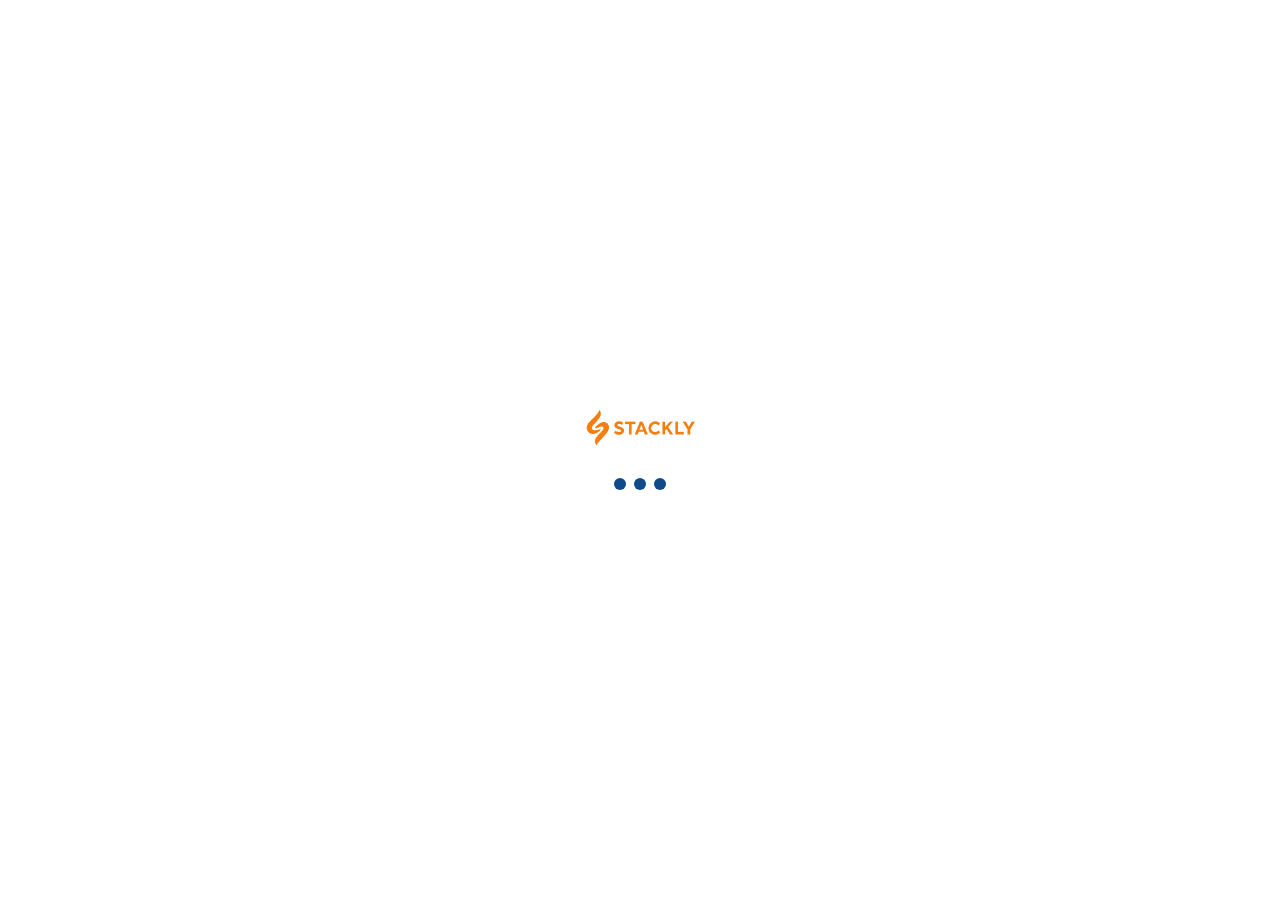
<file: signup.html>
<!DOCTYPE html>
<html lang="en">

<head>
    <meta charset="UTF-8">
    <meta name="viewport" content="width=device-width, initial-scale=1.0">
    <title>Sign Up - Stackly</title>
    <link rel="stylesheet" href="css/style.css">
</head>

<body>
    <div class="preloader">
        <div class="preloader-content">
            <img src="logo1.webp" alt="Stackly Logo" class="preloader-logo">
            <div class="loading-dots"><span></span><span></span><span></span></div>
        </div>
    </div>

    <main class="auth-page" style="position: relative; min-height: 100vh; display: flex; align-items: center; justify-content: center; overflow: hidden;">
        <img src="assets/login_bg.webp" alt="Background" class="auth-bg" style="position: absolute; top: 0; left: 0; width: 100%; height: 100%; object-fit: cover; z-index: -1; filter: brightness(0.4);">

        <div class="auth-card animate-scale" style="background: rgba(15, 23, 42, 0.7); backdrop-filter: blur(20px); -webkit-backdrop-filter: blur(20px); border: 1px solid rgba(255, 255, 255, 0.1); padding: 3rem; border-radius: var(--radius-lg); width: 100%; max-width: 450px; box-shadow: var(--shadow-2xl); color: white;">
            <div style="text-align: center; margin-bottom: 2rem;" class="animate-on-scroll">
                <a href="index.html" class="logo" style="justify-content: center;"><img src="logo1.webp"
                        alt="Stackly Logo" style="height: 48px; width: auto;"></a>
            </div>

            <h2 style="text-align: center; margin-bottom: 0.5rem; color: white;" class="animate-on-scroll delay-1">Join Stackly</h2>
            <p style="text-align: center; color: #94a3b8; margin-bottom: 2rem;" class="animate-on-scroll delay-2">Start your 14-day free enterprise trial today.</p>

            <form id="authForm">
                <div class="form-group animate-on-scroll delay-3" style="margin-bottom: 1.25rem;">
                    <label for="name" style="display: block; margin-bottom: 0.5rem; font-weight: 500;">Full Name</label>
                    <input type="text" id="name" placeholder="John Doe" required style="width: 100%; padding: 0.75rem 1rem; border-radius: 0.5rem; border: 1px solid rgba(255, 255, 255, 0.1); background: rgba(255, 255, 255, 0.05); color: white; outline: none; font-family: inherit; transition: all 0.3s;" onfocus="this.style.borderColor='var(--primary-accent)'; this.style.background='rgba(255,255,255,0.1)';" onblur="this.style.borderColor='rgba(255,255,255,0.1)'; this.style.background='rgba(255,255,255,0.05)';">
                </div>

                <div class="form-group animate-on-scroll delay-4" style="margin-bottom: 1.25rem;">
                    <label for="email" style="display: block; margin-bottom: 0.5rem; font-weight: 500;">Work Email</label>
                    <input type="email" id="email" placeholder="name@company.com" required style="width: 100%; padding: 0.75rem 1rem; border-radius: 0.5rem; border: 1px solid rgba(255, 255, 255, 0.1); background: rgba(255, 255, 255, 0.05); color: white; outline: none; font-family: inherit; transition: all 0.3s;" onfocus="this.style.borderColor='var(--primary-accent)'; this.style.background='rgba(255,255,255,0.1)';" onblur="this.style.borderColor='rgba(255,255,255,0.1)'; this.style.background='rgba(255,255,255,0.05)';">
                </div>

                <div class="form-group animate-on-scroll delay-5" style="margin-bottom: 1.25rem;">
                    <label for="role" style="display: block; margin-bottom: 0.5rem; font-weight: 500;">Role</label>
                    <select id="role" required style="width: 100%; padding: 0.75rem 1rem; border-radius: 0.5rem; border: 1px solid rgba(255, 255, 255, 0.1); background: rgba(15, 23, 42, 0.9); color: white; outline: none; font-family: inherit; appearance: none; transition: all 0.3s;" onfocus="this.style.borderColor='var(--primary-accent)';" onblur="this.style.borderColor='rgba(255,255,255,0.1)';">
                        <option value="" disabled selected>Select a Role</option>
                        <option value="user">Engineering Lead</option>
                        <option value="admin">IT Administrator</option>
                        <option value="executive">Executive</option>
                        <option value="other">Other</option>
                    </select>
                </div>

                <div class="form-group animate-on-scroll delay-6" style="margin-bottom: 2rem;">
                    <label for="password" style="display: block; margin-bottom: 0.5rem; font-weight: 500;">Password</label>
                    <input type="password" id="password" placeholder="••••••••" required style="width: 100%; padding: 0.75rem 1rem; border-radius: 0.5rem; border: 1px solid rgba(255, 255, 255, 0.1); background: rgba(255, 255, 255, 0.05); color: white; outline: none; font-family: inherit; transition: all 0.3s;" onfocus="this.style.borderColor='var(--primary-accent)'; this.style.background='rgba(255,255,255,0.1)';" onblur="this.style.borderColor='rgba(255,255,255,0.1)'; this.style.background='rgba(255,255,255,0.05)';">
                </div>

                <div class="animate-scale delay-6">
                    <button type="submit" class="btn btn-primary" style="width: 100%; padding: 1rem;">Create Account</button>
                </div>
            </form>

            <div class="auth-links animate-on-scroll delay-6"
                style="display: flex; flex-direction: column; gap: 0.75rem; align-items: center; margin-top: 2rem;">
                <span style="color: #94a3b8;">Already have an account? <a href="login.html" style="color: var(--primary-accent); font-weight: 600;">Log in</a></span>
                <a href="index.html" style="font-size: 0.875rem; color: #94a3b8; text-decoration: none; transition: color 0.3s;" onmouseover="this.style.color='white'" onmouseout="this.style.color='#94a3b8'">&larr; Back to Home</a>
            </div>
        </div>
    </main>


    <script src="js/main.js"></script>
</body>

</html>
</file>
<file: css/style.css>
@import url('https://fonts.googleapis.com/css2?family=Plus+Jakarta+Sans:wght@300;400;500;600;700;800&family=Inter:wght@300;400;500;600&display=swap');

:root {
  --primary-color: #020617;     /* Deepest Navy / Near Black */
  --primary-accent: #0f4a8a;     /* Professional Corporate Blue */
  --primary-hover: #0c3a6d;      /* Darker Blue for hover states */
  --secondary-color: #475569;    /* Slate 600 for secondary elements */
  --accent-color: #0ea5e9;       /* Sky blue for highlights */
  --bg-color: #ffffff;
  --bg-light: #f8fafc;
  --bg-dark: #0f172a;            /* Slate 900 for dark sections */
  --text-main: #1e293b;          /* Slate 800 for high readability */
  --text-muted: #64748b;         /* Slate 500 for secondary text */
  --text-light: #f8fafc;
  --border-color: #e2e8f0;       /* Slate 200 for clean borders */
  --primary-light: #e0f2fe;      /* Very light blue for subtle backgrounds */
  
  --transition-fast: 0.2s cubic-bezier(0.4, 0, 0.2, 1);
  --transition-normal: 0.3s cubic-bezier(0.4, 0, 0.2, 1);
  --transition-slow: 0.5s cubic-bezier(0.4, 0, 0.2, 1);
  
  --shadow-sm: 0 1px 2px 0 rgb(0 0 0 / 0.05);
  --shadow-md: 0 4px 6px -1px rgb(0 0 0 / 0.1), 0 2px 4px -2px rgb(0 0 0 / 0.1);
  --shadow-lg: 0 10px 15px -3px rgb(0 0 0 / 0.1), 0 4px 6px -4px rgb(0 0 0 / 0.1);
  --shadow-xl: 0 20px 25px -5px rgb(0 0 0 / 0.1), 0 8px 10px -6px rgb(0 0 0 / 0.1);
  --radius-md: 0.75rem;
  --radius-lg: 1rem;
  --radius-xl: 1.5rem;
  --radius-full: 9999px;
}

* { margin: 0; padding: 0; box-sizing: border-box; }

html { scroll-behavior: smooth; }

body {
  font-family: 'Inter', sans-serif;
  color: var(--text-main);
  background-color: var(--bg-color);
  line-height: 1.6;
  overflow-x: hidden;
  -webkit-font-smoothing: antialiased;
}

a { text-decoration: none; color: inherit; transition: all var(--transition-normal); }
ul { list-style: none; }
img { max-width: 100%; height: auto; display: block; border-radius: var(--radius-md); }

h1, h2, h3, h4, h5, h6 { 
  font-family: 'Plus Jakarta Sans', sans-serif; 
  font-weight: 700; 
  line-height: 1.2; 
  color: var(--primary-color); 
  letter-spacing: -0.02em;
}

h1 { font-size: clamp(2.75rem, 6vw, 4.5rem); margin-bottom: 1.5rem; }
h2 { font-size: clamp(2.25rem, 4vw, 3rem); margin-bottom: 1.5rem; }
h3 { font-size: 1.75rem; margin-bottom: 1rem; }
p { margin-bottom: 1.25rem; color: var(--text-muted); font-size: 1.1rem; }

.container { width: 100%; max-width: 1280px; margin: 0 auto; padding: 0 2rem; }
.section { padding: 8rem 0; }
.bg-light { background-color: var(--bg-light); }
.bg-dark { background-color: var(--bg-dark); color: var(--text-light); }
.bg-dark h2, .bg-dark h3 { color: var(--text-light); }
.bg-dark p { color: #94a3b8; }
.text-center { text-align: center; }

/* Buttons */
.btn {
  display: inline-flex; align-items: center; justify-content: center;
  padding: 0.875rem 2rem; font-weight: 600; border-radius: var(--radius-md);
  cursor: pointer; transition: all var(--transition-normal); border: none; font-size: 1rem;
  font-family: 'Plus Jakarta Sans', sans-serif;
}
.btn-primary {
  background-color: var(--primary-accent); color: white;
  box-shadow: 0 4px 14px 0 rgba(59, 130, 246, 0.3);
}
.btn-primary:hover {
  background-color: var(--primary-hover); transform: translateY(-3px);
  box-shadow: 0 8px 25px rgba(59, 130, 246, 0.4);
}
.card {
  background: rgba(255, 255, 255, 0.7);
  backdrop-filter: blur(8px);
  -webkit-backdrop-filter: blur(8px);
  padding: 2.5rem;
  border-radius: var(--radius-lg);
  border: 1px solid rgba(255, 255, 255, 0.3);
  transition: all var(--transition-normal);
  display: flex;
  flex-direction: column;
  height: 100%;
}
.card:hover {
  transform: translateY(-10px);
  background: rgba(255, 255, 255, 0.9);
  box-shadow: var(--shadow-xl);
  border-color: var(--primary-accent);
}
.card-icon { 
  width: 54px; height: 54px; 
  background: rgba(15, 74, 138, 0.05); 
  border-radius: var(--radius-md); 
  display: flex; align-items: center; justify-content: center; 
  margin-bottom: 1.5rem; color: var(--primary-accent); 
  transition: all var(--transition-normal);
}
.card:hover .card-icon {
  background: var(--primary-accent);
  color: white;
  transform: rotate(10deg);
}
.card h3 { margin-bottom: 1rem; font-size: 1.35rem; }
.card p { color: var(--text-muted); line-height: 1.6; }

.testimonial-card {
  background: rgba(255, 255, 255, 0.7);
  backdrop-filter: blur(8px);
  -webkit-backdrop-filter: blur(8px);
  padding: 2.5rem;
  border-radius: var(--radius-lg);
  border: 1px solid rgba(255, 255, 255, 0.3);
  box-shadow: var(--shadow-sm);
  transition: all var(--transition-normal);
}
.testimonial-card:hover {
  background: rgba(255, 255, 255, 0.9);
  box-shadow: var(--shadow-lg);
  transform: translateY(-5px);
}
.btn-white {
  background-color: white; color: var(--primary-accent);
  box-shadow: var(--shadow-md);
}
.btn-white:hover {
  background-color: #f8fafc; transform: translateY(-3px);
  box-shadow: var(--shadow-lg);
}
.btn-outline { 
  background-color: transparent; 
  color: var(--primary-accent); 
  border: 2px solid var(--primary-accent); 
}
.btn-outline:hover { 
  background-color: var(--primary-accent); 
  color: white; 
  transform: translateY(-3px);
}

/* Header */
header {
  position: fixed; top: 0; left: 0; width: 100%; z-index: 1000;
  background: rgba(255, 255, 255, 0.8); backdrop-filter: blur(16px);
  -webkit-backdrop-filter: blur(16px); border-bottom: 1px solid rgba(0,0,0,0.05);
  transition: all var(--transition-normal);
}
header.scrolled { box-shadow: var(--shadow-md); background: rgba(255, 255, 255, 0.95); height: 70px; }
.nav-container { display: flex; justify-content: space-between; align-items: center; height: 90px; transition: all var(--transition-normal); }
header.scrolled .nav-container { height: 70px; }
.logo { display: flex; align-items: center; gap: 0.5rem; }
.nav-links { display: flex; gap: 2rem; align-items: center; }
.nav-links a { font-weight: 500; color: var(--text-main); font-size: 0.95rem; }
.nav-links a:hover { color: var(--primary-accent); }
.mobile-menu-btn { display: none; background: none; border: none; font-size: 1.75rem; cursor: pointer; color: var(--text-main); }

/* Hero */
.hero {
  min-height: 100vh; display: flex; align-items: center; position: relative;
  padding-top: 100px; overflow: hidden; background-color: #fcfdfe;
  perspective: 1000px;
}
.hero-slider {
  position: absolute;
  top: 0;
  left: 0;
  width: 100%;
  height: 100%;
  z-index: 0;
  transform: translateZ(-100px);
}
.hero-slide {
  position: absolute;
  top: 0;
  left: 0;
  width: 100%;
  height: 100%;
  opacity: 0;
  transition: opacity 1.5s ease-in-out;
  background-size: cover;
  background-position: center;
}
.hero-slide.active {
  opacity: 1;
}
.hero-slide::before {
  content: '';
  position: absolute;
  inset: 0;
  background: linear-gradient(rgba(255, 255, 255, 0.9), rgba(255, 255, 255, 0.9));
}
.hero-container {
  display: grid;
  grid-template-columns: 1.1fr 0.9fr;
  gap: 4rem;
  align-items: center;
  position: relative;
  z-index: 2;
  transform-style: preserve-3d;
}
.hero-image {
  transform-style: preserve-3d;
  transition: transform 0.1s ease-out;
}
.hero-image img {
  width: 100%;
  height: auto;
  border-radius: var(--radius-lg);
  box-shadow: var(--shadow-xl);
  transform: translateZ(50px);
}
.hero-content {
  transform: translateZ(30px);
}
/* Floating 3D Elements */
.floating-element {
  position: absolute;
  width: 50px;
  height: 50px;
  background: linear-gradient(135deg, var(--primary-accent), var(--accent-color));
  border-radius: 10px;
  opacity: 0.15;
  z-index: 1;
  animation: float-3d 10s infinite linear;
  transform-style: preserve-3d;
}
@keyframes float-3d {
  0% { transform: translate3d(0, 0, 0) rotateX(0deg) rotateY(0deg); }
  50% { transform: translate3d(20px, -50px, 100px) rotateX(180deg) rotateY(180deg); }
  100% { transform: translate3d(0, 0, 0) rotateX(360deg) rotateY(360deg); }
}
.hero-subtitle {
  color: var(--primary-accent); font-weight: 700; letter-spacing: 0.05em;
  text-transform: uppercase; margin-bottom: 1.5rem; display: inline-block;
  font-size: 0.9rem; font-family: 'Plus Jakarta Sans', sans-serif;
}

/* Layout Utilities */
.flex-layout { display: flex; flex-wrap: wrap; gap: 2rem; align-items: center; }
.flex-layout > * { flex: 1; min-width: 300px; }

.grid-2, .grid-4 { display: grid; gap: 2.5rem; }
.grid-2 { grid-template-columns: repeat(auto-fit, minmax(300px, 1fr)); }
.grid-3 { 
  display: flex; 
  flex-wrap: wrap; 
  justify-content: center; 
  gap: 2.5rem; 
}
.grid-3 > * { 
  flex: 1 1 300px; 
  max-width: calc(33.333% - 1.7rem); 
}

.grid-4 { grid-template-columns: repeat(auto-fit, minmax(250px, 1fr)); }

/* Responsive Grid/Flex for Mobile */
@media (max-width: 768px) {
  .flex-layout { gap: 2rem; }
  .flex-layout > * { min-width: 100%; }
  .grid-2, .grid-4 { grid-template-columns: 1fr !important; gap: 1.5rem; }
  .grid-3 { flex-direction: column; gap: 1.5rem; }
  .grid-3 > * { max-width: 100% !important; }
}

/* Animations */
.animate-on-scroll { opacity: 0; transform: translateY(30px); transition: all 0.8s cubic-bezier(0.4, 0, 0.2, 1); }
.animate-on-scroll.is-visible { opacity: 1; transform: translateY(0); }

.animate-slide-left { opacity: 0; transform: translateX(-50px); transition: all 0.8s cubic-bezier(0.4, 0, 0.2, 1); }
.animate-slide-left.is-visible { opacity: 1; transform: translateX(0); }

.animate-slide-right { opacity: 0; transform: translateX(50px); transition: all 0.8s cubic-bezier(0.4, 0, 0.2, 1); }
.animate-slide-right.is-visible { opacity: 1; transform: translateX(0); }

.animate-scale { opacity: 0; transform: scale(0.95); transition: all 0.7s cubic-bezier(0.4, 0, 0.2, 1); }
.animate-scale.is-visible { opacity: 1; transform: scale(1); }

@keyframes pulse {
  0%, 100% { transform: scale(1); opacity: 1; }
  50% { transform: scale(1.05); opacity: 0.8; }
}
@keyframes float {
  0%, 100% { transform: translateY(0); }
  50% { transform: translateY(-20px); }
}
@keyframes shine {
  0% { left: -100%; }
  100% { left: 100%; }
}

.animate-pulse { animation: pulse 3s infinite ease-in-out; }
.animate-float { animation: float 6s infinite ease-in-out; }

.shine-effect {
  position: relative; overflow: hidden;
}
.shine-effect::after {
  content: '';
  position: absolute; top: 0; left: -100%;
  width: 50%; height: 100%;
  background: linear-gradient(to right, transparent, rgba(255,255,255,0.2), transparent);
  transform: skewX(-25deg);
  animation: shine 4s infinite;
}

.delay-1 { transition-delay: 0.1s; }
.delay-2 { transition-delay: 0.2s; }
.delay-3 { transition-delay: 0.3s; }
.delay-4 { transition-delay: 0.4s; }
.delay-5 { transition-delay: 0.6s; }

/* Preloader */
.preloader {
  position: fixed; top: 0; left: 0; width: 100%; height: 100%;
  background: white; z-index: 10000; display: flex; justify-content: center; align-items: center;
  transition: 0.6s ease-in-out;
}
.preloader.hide { opacity: 0; visibility: hidden; }

.preloader-content { text-align: center; }
.preloader-logo { 
  width: 120px; 
  height: auto; 
  margin-bottom: 2rem; 
  animation: pulse 2s infinite ease-in-out; 
}
.loading-dots { display: flex; justify-content: center; gap: 8px; }
.loading-dots span {
  width: 12px;
  height: 12px;
  background-color: var(--primary-accent);
  border-radius: 50%;
  animation: dots 1.4s infinite ease-in-out both;
}
.loading-dots span:nth-child(1) { animation-delay: -0.32s; }
.loading-dots span:nth-child(2) { animation-delay: -0.16s; }

/* Footer */
footer {
  background: rgba(255, 255, 255, 0.8);
  backdrop-filter: blur(16px);
  -webkit-backdrop-filter: blur(16px);
  color: var(--text-muted);
  padding: 8rem 0 3rem;
  border-top: 1px solid rgba(0, 0, 0, 0.05);
  font-family: 'Inter', sans-serif;
}

.footer-grid {
  display: grid;
  grid-template-columns: 2fr 1fr 1fr 1fr;
  gap: 4rem;
  margin-bottom: 5rem;
}

.footer-col h4 {
  color: var(--text-main);
  font-size: 1.1rem;
  font-weight: 600;
  margin-bottom: 2rem;
  text-transform: uppercase;
  letter-spacing: 0.1em;
}

.footer-col p {
  font-size: 1rem;
  line-height: 1.7;
  color: var(--text-muted);
}

.footer-col ul {
  padding: 0;
  margin: 0;
}

.footer-col ul li {
  margin-bottom: 1rem;
}

.footer-col ul li a {
  color: var(--text-muted);
  transition: all var(--transition-normal);
  font-weight: 400;
}

.footer-col ul li a:hover {
  color: var(--primary-accent);
  transform: translateX(5px);
  display: inline-block;
}

.footer-bottom {
  border-top: 1px solid rgba(0, 0, 0, 0.05);
  padding-top: 3rem;
  display: flex;
  justify-content: space-between;
  align-items: center;
  font-size: 0.9rem;
}

.footer-bottom a {
  color: var(--text-muted);
}

.footer-bottom a:hover {
  color: var(--primary-accent);
}

.social-icons {
  display: flex;
  gap: 1.25rem;
}

.social-icon {
  width: 40px;
  height: 40px;
  background: rgba(0, 0, 0, 0.05);
  border-radius: 50%;
  display: flex;
  align-items: center;
  justify-content: center;
  transition: all var(--transition-normal);
  color: var(--text-muted) !important;
}

.social-icon:hover {
  background: var(--primary-accent);
  color: white !important;
  transform: translateY(-5px);
  box-shadow: 0 10px 20px rgba(59, 130, 246, 0.3);
}

@media (max-width: 1024px) {
  .footer-grid { grid-template-columns: 1fr 1fr; gap: 3rem; }
}

@media (max-width: 640px) {
  .footer-grid { grid-template-columns: 1fr; gap: 3rem; }
  .footer-bottom { flex-direction: column; gap: 1.5rem; text-align: center; }
  footer { padding: 5rem 0 2rem; }
}

@media (max-width: 768px) {
  .container { padding: 0 1.5rem; }
  .nav-links {
    position: fixed; top: 0; right: -100%; width: 80%; height: 100vh;
    background: white; flex-direction: column; padding: 6rem 2rem;
    box-shadow: -10px 0 30px rgba(0,0,0,0.1); transition: 0.4s ease;
    display: flex !important;
  }
  .nav-links.active { right: 0; }
  .mobile-menu-btn { display: block; z-index: 1001; }
  .section { padding: 5rem 0; }
  .hero { text-align: center; padding: 120px 0 60px; }
  .hero-container { grid-template-columns: 1fr; gap: 2rem; }
  .hero-image { order: -1; }
  .hero-buttons { flex-direction: column; gap: 1rem; }
  
  .job-card { flex-direction: column; align-items: flex-start; gap: 1.5rem; }
  .job-card .btn { width: 100%; }

  /* Force vertical stack for any flex/grid on mobile */
  .flex-layout { flex-direction: column !important; }
  .grid-2, .grid-4 { grid-template-columns: 1fr !important; }
  .grid-3 { flex-direction: column !important; }
  .grid-3 > * { max-width: 100% !important; }
  
  /* Handle CTA/Buttons flex */
  div[style*="display:flex"]:not(.social-icons):not(.nav-container) { 
    flex-direction: column !important;
    width: 100% !important;
    align-items: stretch !important;
  }
  div[style*="display:flex"]:not(.social-icons):not(.nav-container) > a, 
  div[style*="display:flex"]:not(.social-icons):not(.nav-container) > button {
    width: 100% !important;
    margin: 0.25rem 0 !important;
  }
}

/* Specific Page styles */
.page-hero { 
  padding: 160px 0 80px; 
  background: linear-gradient(rgba(15, 23, 42, 0.9), rgba(15, 23, 42, 0.9)), url('../assets/hero_bg.webp');
  background-size: cover; background-position: center;
  color: white; text-align: center;
}

@media (max-width: 768px) {
  .page-hero { padding: 120px 0 60px; }
  h1 { font-size: 2.5rem; }
  h2 { font-size: 2rem; }
}

.page-hero h1 { color: white; }
.page-hero p { color: #cbd5e1; max-width: 700px; margin: 0 auto; }

.job-card {
  padding: 2.5rem; border-radius: var(--radius-lg); background: white;
  display: flex; justify-content: space-between; align-items: center;
  margin-bottom: 1.5rem; border: 1px solid var(--border-color);
  transition: var(--transition-normal);
}
.job-card:hover { border-color: var(--primary-accent); transform: translateX(10px); }

.job-tags { display: flex; gap: 0.5rem; margin-top: 0.5rem; flex-wrap: wrap; }
.job-tag { background: var(--bg-light); padding: 0.25rem 0.75rem; border-radius: var(--radius-full); font-size: 0.85rem; color: var(--text-muted); }

.contact-info {
  background: var(--primary-color); padding: 4rem; border-radius: var(--radius-lg);
  color: white;
}
.contact-info h3 { color: white; }
@media (max-width: 768px) {
  .contact-info { padding: 2rem; }
  .job-card { padding: 1.5rem; }
}

/* Global Fixes for Mobile */
body { overflow-x: hidden; width: 100%; position: relative; }
* { box-sizing: border-box; }
img { max-width: 100%; height: auto; }
.container { overflow: hidden; } /* Prevent grid items from leaking */

/* Interactive Card Hover Animations */
.card {
  transition: all 0.4s cubic-bezier(0.175, 0.885, 0.32, 1.275);
  border: 1px solid transparent;
}
.card:hover {
  transform: translateY(-10px) scale(1.02);
  box-shadow: 0 20px 40px rgba(0, 0, 0, 0.08);
  border-color: rgba(59, 130, 246, 0.2);
}

.card-icon svg {
  transition: all 0.5s ease;
}
.card:hover .card-icon svg {
  transform: scale(1.1) rotate(5deg);
  color: var(--primary-hover);
}

.testimonial-card {
  transition: all 0.4s ease;
  cursor: default;
}
.testimonial-card:hover {
  transform: translateY(-8px);
  box-shadow: 0 15px 30px rgba(0, 0, 0, 0.1);
}

/* Tech Marquee Section */
.tech-marquee-container {
  width: 100%;
  overflow: hidden;
  padding: 3rem 0 6rem;
  background: var(--bg-light);
}

.tech-marquee-wrapper {
  display: flex;
  width: max-content;
  animation: tech-marquee 60s linear infinite;
}



.tech-marquee-content {
  display: flex;
  align-items: center;
  gap: 2rem;
  padding-right: 2rem;
}

@keyframes tech-marquee {
  0% { transform: translateX(100vw); }
  100% { transform: translateX(-100%); }
}

.tech-item {
  flex: 0 0 280px;
  padding: 2rem;
  background: white;
  border-radius: var(--radius-md);
  border: 1px solid var(--border-color);
  text-align: center;
  transition: all var(--transition-normal);
  box-shadow: var(--shadow-sm);
}

.tech-item:hover {
  transform: translateY(-10px) scale(1.05);
  border-color: var(--primary-accent);
  box-shadow: var(--shadow-xl);
  z-index: 2;
}

.tech-item h4 {
  margin-bottom: 0.5rem;
  color: var(--primary-accent);
  font-size: 1.1rem;
}

.tech-item p {
  font-size: 0.9rem;
  margin-bottom: 0;
  color: var(--text-muted);
}

.tech-marquee-container:hover .tech-marquee-wrapper {
  animation-play-state: paused;
}

/* Scroll Indicator */
.scroll-indicator {
  position: absolute;
  bottom: 30px;
  left: 50%;
  transform: translateX(-50%);
  display: flex;
  flex-direction: column;
  align-items: center;
  gap: 10px;
  z-index: 10;
  cursor: pointer;
}

.mouse {
  width: 26px;
  height: 42px;
  border: 2px solid var(--primary-accent);
  border-radius: 20px;
  position: relative;
}

.wheel {
  width: 4px;
  height: 8px;
  background: var(--primary-accent);
  border-radius: 2px;
  position: absolute;
  top: 6px;
  left: 50%;
  transform: translateX(-50%);
  animation: scroll-wheel 1.5s infinite;
}

@keyframes scroll-wheel {
  0% { top: 6px; opacity: 1; }
  100% { top: 25px; opacity: 0; }
}

.scroll-indicator .arrow {
  display: flex;
  flex-direction: column;
  align-items: center;
}

.scroll-indicator .arrow span {
  display: block;
  width: 10px;
  height: 10px;
  border-bottom: 2px solid var(--primary-accent);
  border-right: 2px solid var(--primary-accent);
  transform: rotate(45deg);
  margin: -4px;
  animation: scroll-arrow 1.5s infinite;
}

.scroll-indicator .arrow span:nth-child(2) {
  animation-delay: 0.2s;
}

@keyframes scroll-arrow {
  0% { opacity: 0; transform: rotate(45deg) translate(-5px, -5px); }
  50% { opacity: 1; }
  100% { opacity: 0; transform: rotate(45deg) translate(5px, 5px); }
}

/* Secondary Hero Slider */
.hero-image-slider {
  position: relative;
  width: 100%;
  height: 100%;
  border-radius: var(--radius-lg);
  box-shadow: 0 20px 40px rgba(0,0,0,0.1);
  border: 1px solid var(--border-color);
  overflow: hidden;
  aspect-ratio: 16 / 10;
}

.hero-sub-slide {
  position: absolute;
  top: 0;
  left: 0;
  width: 100%;
  height: 100%;
  object-fit: cover;
  opacity: 0;
  transition: opacity 1s ease-in-out;
  border-radius: 0 !important; /* Inherit from container */
}

.hero-sub-slide.active {
  opacity: 1;
}
</file>
